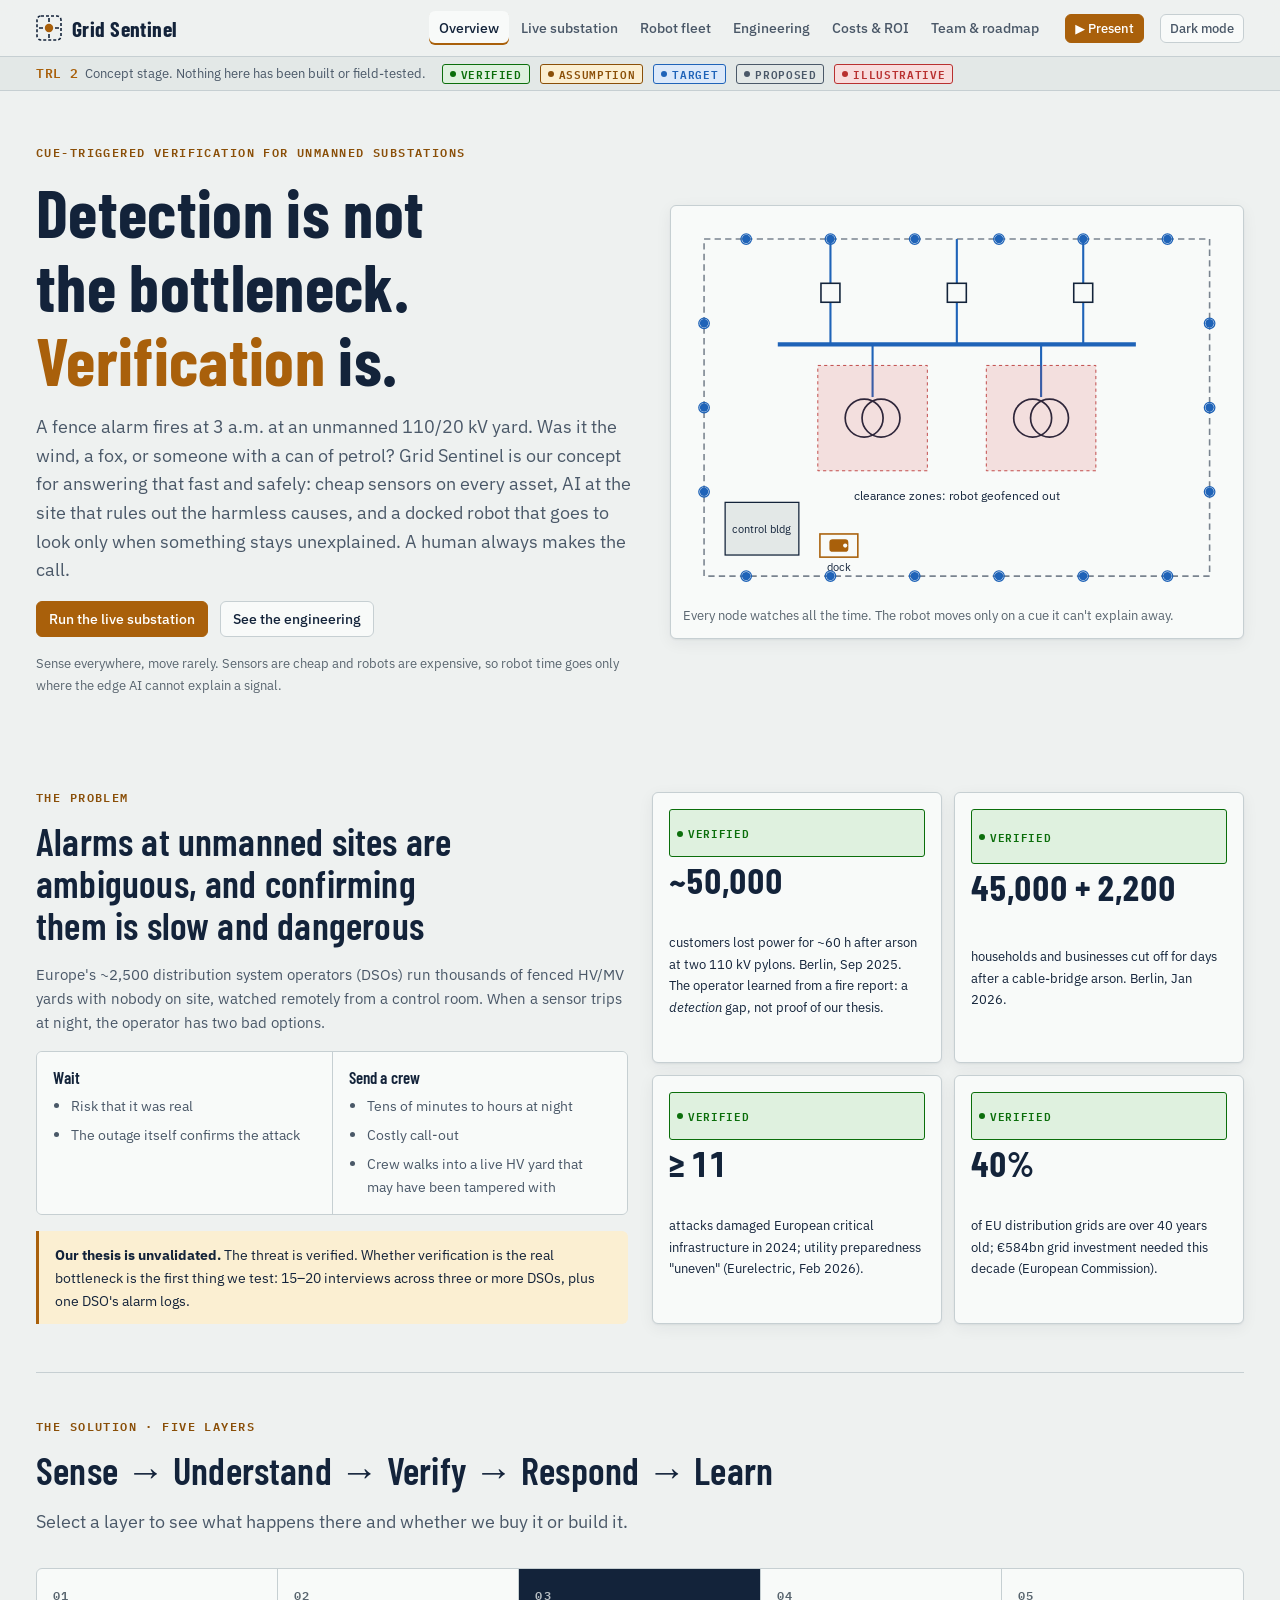
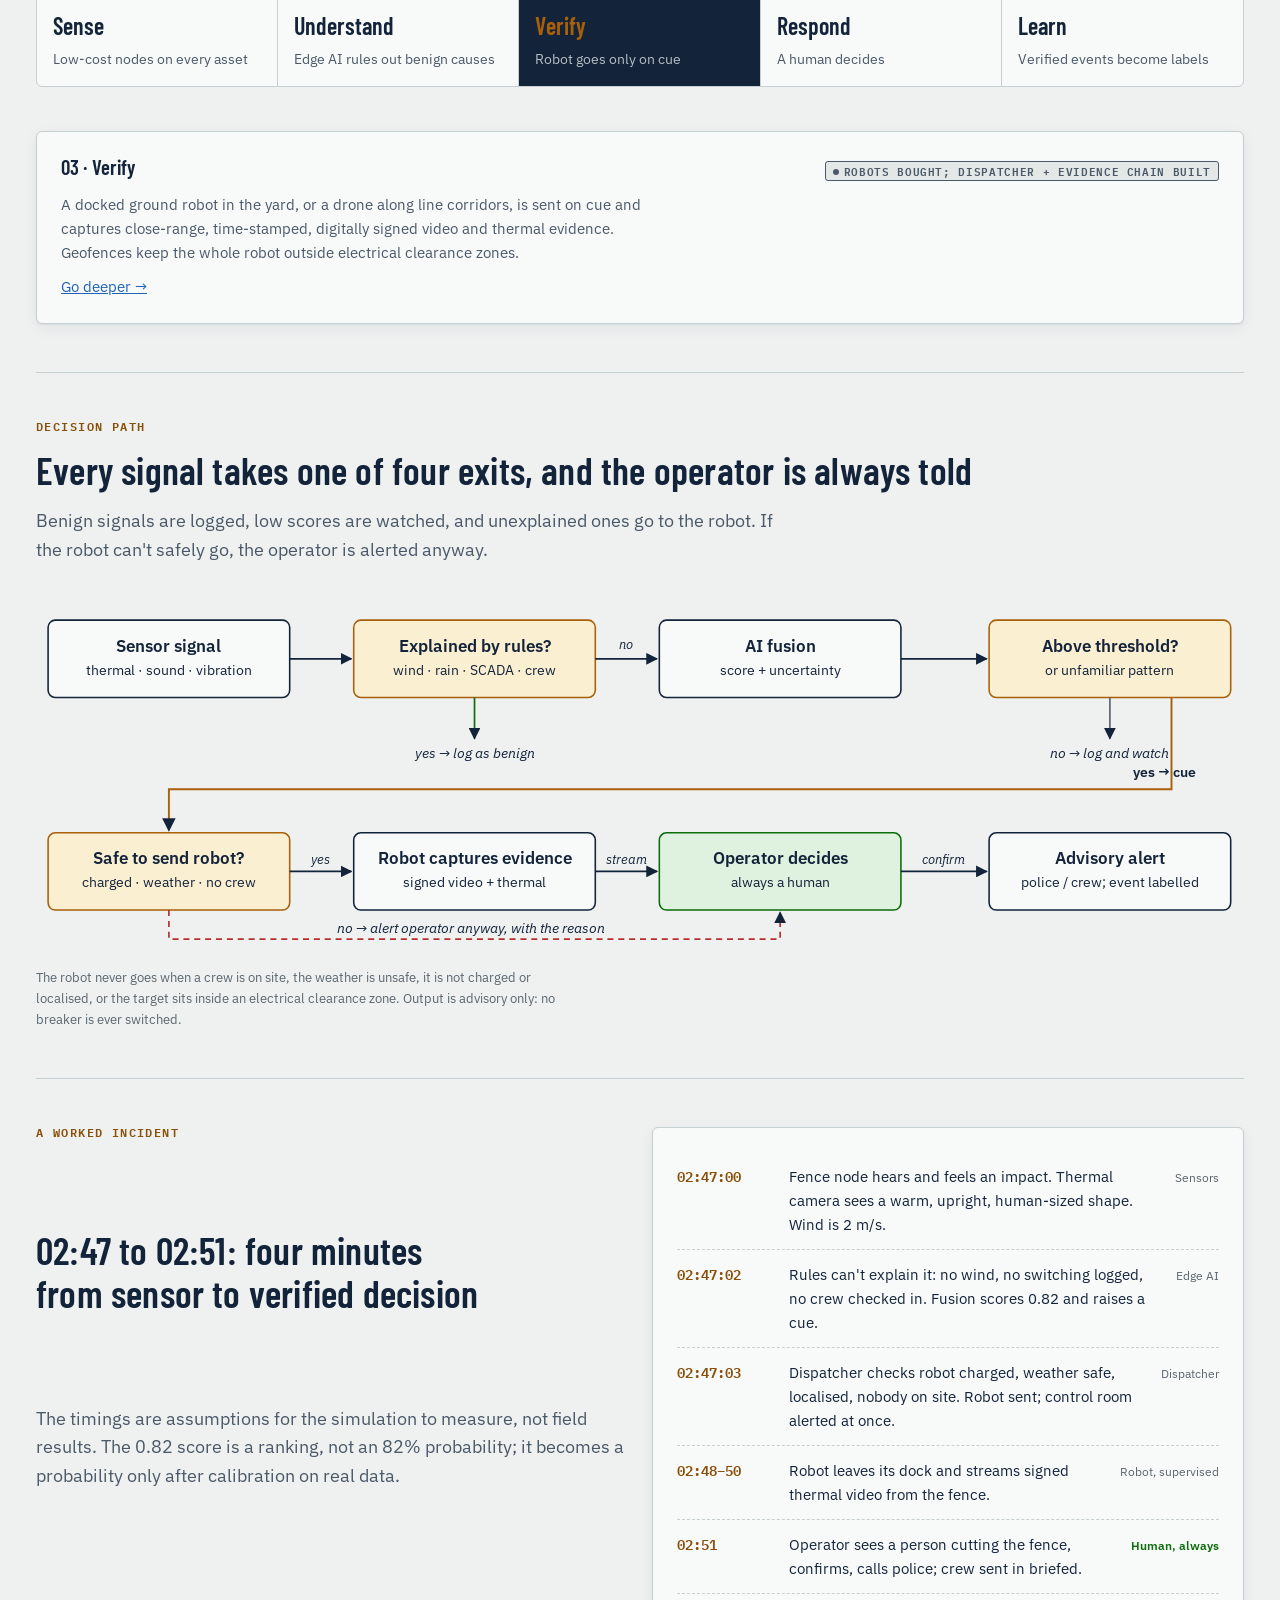
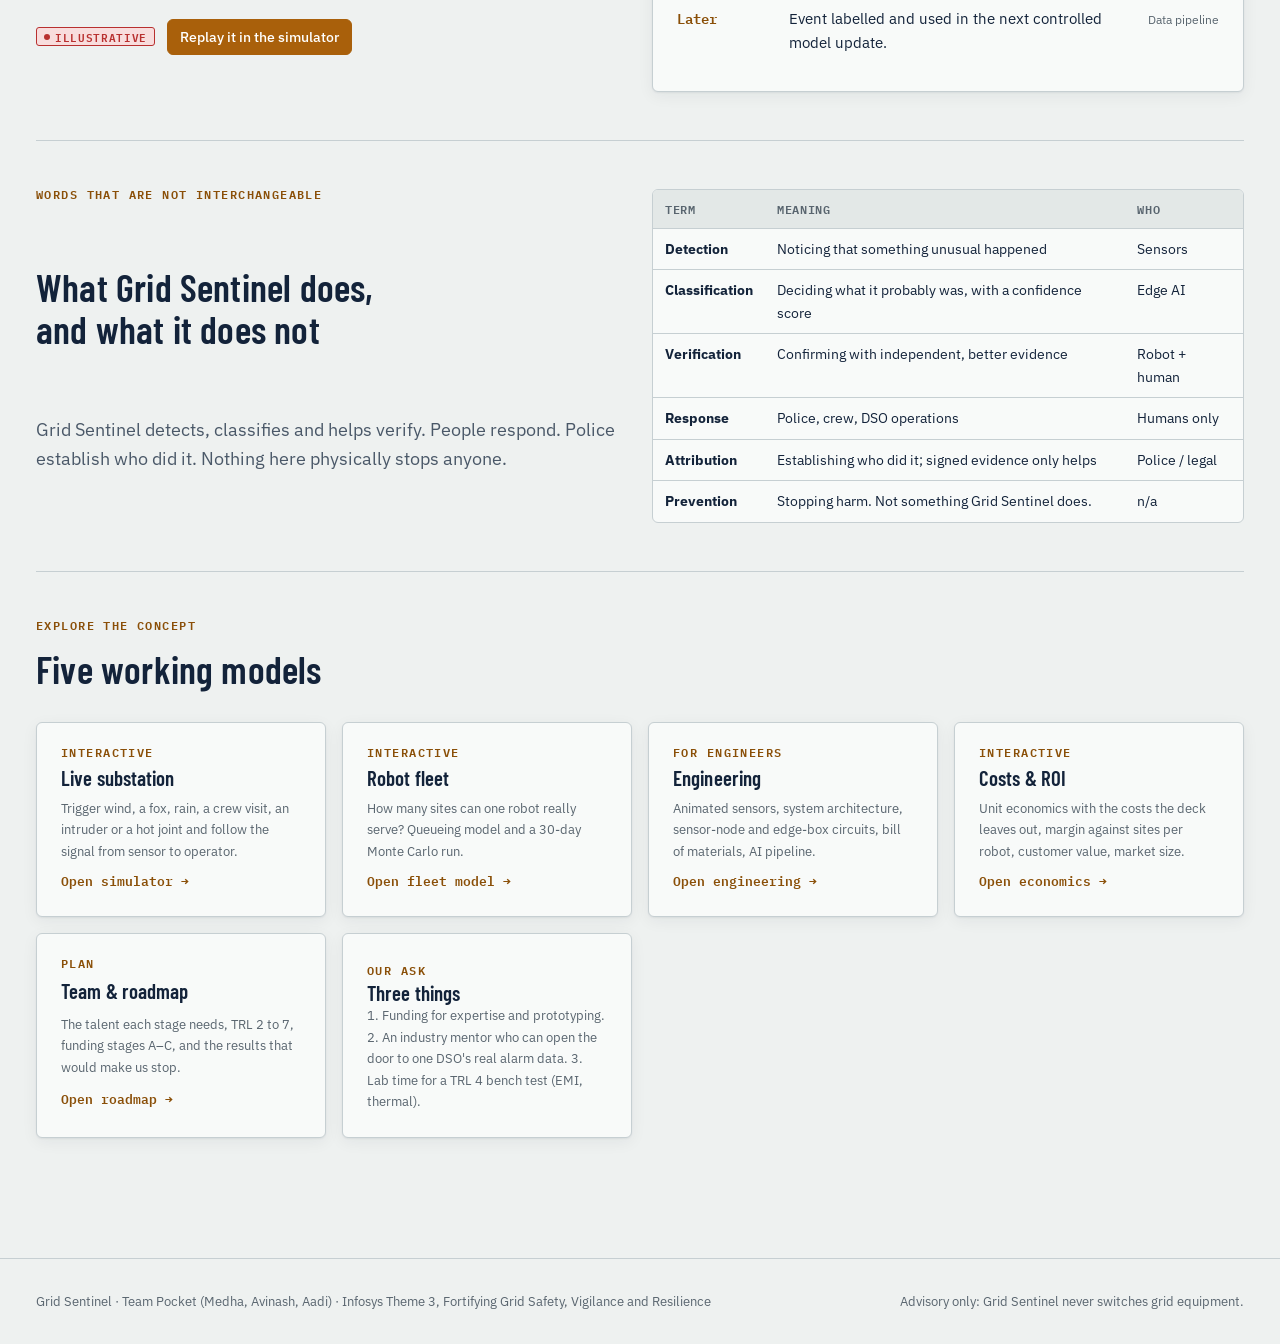
<file: site/index.html>
<!doctype html>
<html lang="en">
<head>
<meta charset="utf-8">
<meta name="viewport" content="width=device-width, initial-scale=1, viewport-fit=cover">
<title>Grid Sentinel</title>
<meta name="claude:viewport-fit-sides" content="cover">
<meta name="description" content="Grid Sentinel: cue-triggered verification for unmanned substations. Sense everywhere, move rarely.">
<link rel="preconnect" href="https://fonts.googleapis.com">
<link rel="preconnect" href="https://fonts.gstatic.com" crossorigin>
<link rel="stylesheet" href="https://fonts.googleapis.com/css2?family=Barlow+Condensed:wght@500;600;700&family=IBM+Plex+Mono:wght@400;500;600&family=IBM+Plex+Sans:wght@400;500;600&display=swap">
<link rel="stylesheet" href="assets/gs.css">
<style>
  .hero { display: grid; grid-template-columns: minmax(0, 1.05fr) minmax(0, 1fr); gap: var(--s-6); align-items: center; padding-block: var(--s-5) var(--s-7); }
  @media (max-width: 860px) { .hero { grid-template-columns: 1fr; } }
  .hero h1 em { font-style: normal; color: var(--accent); }
  .hero .cta { display: flex; gap: var(--s-3); flex-wrap: wrap; }
  .yard-mini { background: var(--panel); border: 1px solid var(--line); border-radius: var(--r); padding: var(--s-3); box-shadow: var(--shadow); }
  .node-pulse { animation: pulse 2.4s ease-out infinite; }
  .ev { display: grid; gap: 6px; }
  .ev .big { font: 700 2.2rem/1 var(--f-display); font-variant-numeric: tabular-nums; }
  .layers { display: grid; grid-template-columns: repeat(5, minmax(0, 1fr)); gap: 0; border: 1px solid var(--line); border-radius: var(--r); overflow: hidden; background: var(--panel); }
  @media (max-width: 900px) { .layers { grid-template-columns: 1fr; } }
  .layer { padding: var(--s-4); border-right: 1px solid var(--line); display: grid; gap: 8px; align-content: start; cursor: pointer; position: relative; }
  .layer:last-child { border-right: 0; }
  @media (max-width: 900px) { .layer { border-right: 0; border-bottom: 1px solid var(--line); } .layer:last-child { border-bottom: 0; } }
  .layer .n { font: 600 .72rem var(--f-mono); color: var(--ink-3); letter-spacing: .1em; }
  .layer h3 { font-size: 1.5rem; }
  .layer.on { background: var(--ink); color: var(--bg); }
  .layer.on .n, .layer.on p { color: color-mix(in srgb, var(--bg) 75%, transparent); }
  .layer.verify h3 { color: var(--accent); }
  .layer p { font-size: .86rem; color: var(--ink-2); }
  .layer-detail { margin-top: var(--s-3); }
  .tl { display: grid; gap: 0; }
  .tl-row { display: grid; grid-template-columns: 96px 1fr auto; gap: var(--s-4); padding: 12px 0; border-bottom: 1px dashed var(--line); align-items: baseline; }
  .tl-row:last-child { border-bottom: 0; }
  .tl-row .t { font: 600 .9rem var(--f-mono); color: var(--accent-ink); }
  .tl-row .who { font-size: .78rem; color: var(--ink-3); text-align: right; }
  .tl-row.human .who { color: var(--ok); font-weight: 600; }
  @media (max-width: 560px) { .tl-row { grid-template-columns: 1fr; gap: 2px; } .tl-row .who { text-align: left; } }
  .explore a.card { text-decoration: none; color: inherit; display: grid; gap: 8px; transition: border-color .15s, transform .15s; }
  .explore a.card:hover { border-color: var(--accent); transform: translateY(-2px); }
  .explore .go { font: 600 .8rem var(--f-mono); color: var(--accent-ink); }
  .vs { display: grid; grid-template-columns: 1fr 1fr; gap: 0; border: 1px solid var(--line); border-radius: var(--r); overflow: hidden; }
  .vs > div { padding: var(--s-4); background: var(--panel); }
  .vs > div + div { border-left: 1px solid var(--line); }
  .vs ul { margin: 8px 0 0; padding-left: 18px; color: var(--ink-2); font-size: .9rem; display: grid; gap: 6px; }
  @media (max-width: 640px) { .vs { grid-template-columns: 1fr; } .vs > div + div { border-left: 0; border-top: 1px solid var(--line); } }
</style>
</head>
<body>
<main class="wrap">

  <!-- HERO -->
  <div class="hero">
    <div class="stack">
      <span class="eyebrow">Cue-triggered verification for unmanned substations</span>
      <h1>Detection is not the bottleneck. <em>Verification</em> is.</h1>
      <p class="lede">A fence alarm fires at 3 a.m. at an unmanned 110/20 kV yard. Was it the wind, a fox, or someone with a can of petrol? Grid Sentinel is our concept for answering that fast and safely: cheap sensors on every asset, AI at the site that rules out the harmless causes, and a docked robot that goes to look only when something stays unexplained. A human always makes the call.</p>
      <div class="cta">
        <a class="btn primary" href="simulation.html">Run the live substation</a>
        <a class="btn" href="engineering.html">See the engineering</a>
      </div>
      <p class="small muted">Sense everywhere, move rarely. Sensors are cheap and robots are expensive, so robot time goes only where the edge AI cannot explain a signal.</p>
    </div>
    <figure class="yard-mini">
      <svg id="heroYard" viewBox="0 0 520 360" role="img" aria-label="Animated substation: sensor nodes on the fence pulse constantly while the robot leaves its dock only when one alarm stays unexplained"></svg>
      <figcaption id="heroCap">Every node watches all the time. The robot moves only on a cue it can't explain away.</figcaption>
    </figure>
  </div>

  <!-- PROBLEM -->
  <section id="problem">
    <div class="grid-2">
      <div class="stack">
        <span class="eyebrow">The problem</span>
        <h2>Alarms at unmanned sites are ambiguous, and confirming them is slow and dangerous</h2>
        <div class="prose">
          <p>Europe's ~2,500 distribution system operators (DSOs) run thousands of fenced HV/MV yards with nobody on site, watched remotely from a control room. When a sensor trips at night, the operator has two bad options.</p>
        </div>
        <div class="vs">
          <div><h4>Wait</h4><ul><li>Risk that it was real</li><li>The outage itself confirms the attack</li></ul></div>
          <div><h4>Send a crew</h4><ul><li>Tens of minutes to hours at night</li><li>Costly call-out</li><li>Crew walks into a live HV yard that may have been tampered with</li></ul></div>
        </div>
        <div class="callout"><b>Our thesis is unvalidated.</b> The threat is verified. Whether verification is the real bottleneck is the first thing we test: 15–20 interviews across three or more DSOs, plus one DSO's alarm logs.</div>
      </div>
      <div class="grid-2" style="grid-template-columns:repeat(auto-fit,minmax(min(100%,220px),1fr));gap:var(--s-3)">
        <div class="panel tight ev"><span class="tag v">Verified</span><span class="big num">~50,000</span><p class="small">customers lost power for ~60 h after arson at two 110 kV pylons. Berlin, Sep 2025. The operator learned from a fire report: a <em>detection</em> gap, not proof of our thesis.</p></div>
        <div class="panel tight ev"><span class="tag v">Verified</span><span class="big num">45,000 + 2,200</span><p class="small">households and businesses cut off for days after a cable-bridge arson. Berlin, Jan 2026.</p></div>
        <div class="panel tight ev"><span class="tag v">Verified</span><span class="big num">≥ 11</span><p class="small">attacks damaged European critical infrastructure in 2024; utility preparedness "uneven" (Eurelectric, Feb 2026).</p></div>
        <div class="panel tight ev"><span class="tag v">Verified</span><span class="big num">40%</span><p class="small">of EU distribution grids are over 40 years old; €584bn grid investment needed this decade (European Commission).</p></div>
      </div>
    </div>
  </section>

  <!-- FIVE LAYERS -->
  <section id="solution">
    <div class="stack-lg">
      <div class="stack">
        <span class="eyebrow">The solution · five layers</span>
        <h2>Sense → Understand → Verify → Respond → Learn</h2>
        <p class="lede">Select a layer to see what happens there and whether we buy it or build it.</p>
      </div>
      <div class="layers" id="layers" role="tablist"></div>
      <div class="panel layer-detail" id="layerDetail" role="tabpanel" aria-live="polite"></div>
    </div>
  </section>

  <!-- WORKFLOW -->
  <section id="workflow">
    <div class="stack-lg">
      <div class="stack">
        <span class="eyebrow">Decision path</span>
        <h2>Every signal takes one of four exits, and the operator is always told</h2>
        <p class="lede">Benign signals are logged, low scores are watched, and unexplained ones go to the robot. If the robot can't safely go, the operator is alerted anyway.</p>
      </div>
      <figure>
        <div class="svg-wrap"><svg viewBox="0 0 1000 300" role="img" aria-label="Workflow: sensor signal, explained by rules, AI fusion, above threshold, safe to send robot, robot captures evidence, operator decides, advisory alert" id="flow"></svg></div>
        <figcaption>The robot never goes when a crew is on site, the weather is unsafe, it is not charged or localised, or the target sits inside an electrical clearance zone. Output is advisory only: no breaker is ever switched.</figcaption>
      </figure>
    </div>
  </section>

  <!-- INCIDENT -->
  <section id="incident">
    <div class="grid-2">
      <div class="stack">
        <span class="eyebrow">A worked incident</span>
        <h2>02:47 to 02:51: four minutes from sensor to verified decision</h2>
        <p class="lede">The timings are assumptions for the simulation to measure, not field results. The 0.82 score is a ranking, not an 82% probability; it becomes a probability only after calibration on real data.</p>
        <div class="row"><span class="tag i">Illustrative</span><a class="btn primary" href="simulation.html#intruder">Replay it in the simulator</a></div>
      </div>
      <div class="panel">
        <div class="tl">
          <div class="tl-row"><span class="t">02:47:00</span><span>Fence node hears and feels an impact. Thermal camera sees a warm, upright, human-sized shape. Wind is 2 m/s.</span><span class="who">Sensors</span></div>
          <div class="tl-row"><span class="t">02:47:02</span><span>Rules can't explain it: no wind, no switching logged, no crew checked in. Fusion scores 0.82 and raises a cue.</span><span class="who">Edge AI</span></div>
          <div class="tl-row"><span class="t">02:47:03</span><span>Dispatcher checks robot charged, weather safe, localised, nobody on site. Robot sent; control room alerted at once.</span><span class="who">Dispatcher</span></div>
          <div class="tl-row"><span class="t">02:48–50</span><span>Robot leaves its dock and streams signed thermal video from the fence.</span><span class="who">Robot, supervised</span></div>
          <div class="tl-row human"><span class="t">02:51</span><span>Operator sees a person cutting the fence, confirms, calls police; crew sent in briefed.</span><span class="who">Human, always</span></div>
          <div class="tl-row"><span class="t">Later</span><span>Event labelled and used in the next controlled model update.</span><span class="who">Data pipeline</span></div>
        </div>
      </div>
    </div>
  </section>

  <!-- TERMS -->
  <section id="terms">
    <div class="grid-2">
      <div class="stack">
        <span class="eyebrow">Words that are not interchangeable</span>
        <h2>What Grid Sentinel does, and what it does not</h2>
        <p class="lede">Grid Sentinel detects, classifies and helps verify. People respond. Police establish who did it. Nothing here physically stops anyone.</p>
      </div>
      <div class="tbl-wrap">
        <table>
          <thead><tr><th>Term</th><th>Meaning</th><th>Who</th></tr></thead>
          <tbody>
            <tr><td><b>Detection</b></td><td>Noticing that something unusual happened</td><td>Sensors</td></tr>
            <tr><td><b>Classification</b></td><td>Deciding what it probably was, with a confidence score</td><td>Edge AI</td></tr>
            <tr><td><b>Verification</b></td><td>Confirming with independent, better evidence</td><td>Robot + human</td></tr>
            <tr><td><b>Response</b></td><td>Police, crew, DSO operations</td><td>Humans only</td></tr>
            <tr><td><b>Attribution</b></td><td>Establishing who did it; signed evidence only helps</td><td>Police / legal</td></tr>
            <tr><td><b>Prevention</b></td><td>Stopping harm. Not something Grid Sentinel does.</td><td>n/a</td></tr>
          </tbody>
        </table>
      </div>
    </div>
  </section>

  <!-- EXPLORE -->
  <section id="explore" class="explore">
    <div class="stack-lg">
      <div class="stack"><span class="eyebrow">Explore the concept</span><h2>Five working models</h2></div>
      <div class="grid-3">
        <a class="panel card" href="simulation.html"><span class="eyebrow">Interactive</span><h3>Live substation</h3><p class="small muted">Trigger wind, a fox, rain, a crew visit, an intruder or a hot joint and follow the signal from sensor to operator.</p><span class="go">Open simulator →</span></a>
        <a class="panel card" href="fleet.html"><span class="eyebrow">Interactive</span><h3>Robot fleet</h3><p class="small muted">How many sites can one robot really serve? Queueing model and a 30-day Monte Carlo run.</p><span class="go">Open fleet model →</span></a>
        <a class="panel card" href="engineering.html"><span class="eyebrow">For engineers</span><h3>Engineering</h3><p class="small muted">Animated sensors, system architecture, sensor-node and edge-box circuits, bill of materials, AI pipeline.</p><span class="go">Open engineering →</span></a>
        <a class="panel card" href="economics.html"><span class="eyebrow">Interactive</span><h3>Costs &amp; ROI</h3><p class="small muted">Unit economics with the costs the deck leaves out, margin against sites per robot, customer value, market size.</p><span class="go">Open economics →</span></a>
        <a class="panel card" href="team.html"><span class="eyebrow">Plan</span><h3>Team &amp; roadmap</h3><p class="small muted">The talent each stage needs, TRL 2 to 7, funding stages A–C, and the results that would make us stop.</p><span class="go">Open roadmap →</span></a>
        <div class="panel card"><span class="eyebrow">Our ask</span><h3>Three things</h3><p class="small muted">1. Funding for expertise and prototyping. 2. An industry mentor who can open the door to one DSO's real alarm data. 3. Lab time for a TRL 4 bench test (EMI, thermal).</p></div>
      </div>
    </div>
  </section>
</main>

<script src="assets/gs.js"></script>
<script>
/* ---------- hero animation ---------- */
(function () {
  const { el } = GS;
  const svg = document.getElementById("heroYard");
  const cap = document.getElementById("heroCap");
  // fence
  el("rect", { x: 20, y: 20, width: 480, height: 320, fill: "none", stroke: "currentColor", "stroke-width": 1.5, "stroke-dasharray": "6 4", opacity: .55 }, svg);
  // busbar + bays
  el("line", { x1: 90, y1: 120, x2: 430, y2: 120, stroke: "var(--live)", "stroke-width": 4 }, svg);
  [140, 260, 380].forEach(x => {
    el("line", { x1: x, y1: 20, x2: x, y2: 120, stroke: "var(--live)", "stroke-width": 2 }, svg);
    el("rect", { x: x - 9, y: 62, width: 18, height: 18, fill: "var(--panel)", stroke: "currentColor", "stroke-width": 1.5 }, svg);
  });
  [180, 340].forEach(x => {
    el("line", { x1: x, y1: 120, x2: x, y2: 170, stroke: "var(--live)", "stroke-width": 2 }, svg);
    el("circle", { cx: x - 8, cy: 190, r: 18, fill: "none", stroke: "currentColor", "stroke-width": 1.6 }, svg);
    el("circle", { cx: x + 8, cy: 190, r: 18, fill: "none", stroke: "currentColor", "stroke-width": 1.6 }, svg);
    el("rect", { x: x - 52, y: 140, width: 104, height: 100, fill: "var(--hatch)", stroke: "var(--crit)", "stroke-width": .8, "stroke-dasharray": "3 3" }, svg);
  });
  const t1 = el("text", { x: 260, y: 268, "text-anchor": "middle", "font-size": 11, fill: "var(--crit)" }, svg); t1.textContent = "clearance zones: robot geofenced out";
  // control building + dock
  el("rect", { x: 40, y: 270, width: 70, height: 50, fill: "var(--panel-2)", stroke: "currentColor", "stroke-width": 1.2 }, svg);
  const cb = el("text", { x: 75, y: 299, "text-anchor": "middle", "font-size": 10, fill: "var(--ink-2)" }, svg); cb.textContent = "control bldg";
  el("rect", { x: 130, y: 300, width: 36, height: 22, fill: "none", stroke: "var(--accent)", "stroke-width": 1.5 }, svg);
  const dk = el("text", { x: 148, y: 335, "text-anchor": "middle", "font-size": 10, fill: "var(--accent-ink)" }, svg); dk.textContent = "dock";
  // nodes on fence
  const nodes = [];
  for (let i = 0; i < 6; i++) nodes.push([60 + i * 80, 20]);
  for (let i = 1; i < 4; i++) nodes.push([500, 20 + i * 80]);
  for (let i = 0; i < 6; i++) nodes.push([460 - i * 80 + 0, 340]);
  for (let i = 1; i < 4; i++) nodes.push([20, 340 - i * 80]);
  const pulses = nodes.map(([x, y], i) => {
    const p = el("circle", { cx: x, cy: y, r: 5, fill: "none", stroke: "var(--live)", "stroke-width": 1.2, class: "node-pulse", style: `animation-delay:${(i * .37) % 2.4}s` }, svg);
    el("circle", { cx: x, cy: y, r: 4, fill: "var(--live)" }, svg);
    return p;
  });
  // robot
  const robot = el("g", {}, svg);
  el("rect", { x: -9, y: -6, width: 18, height: 12, rx: 3, fill: "var(--accent)" }, robot);
  el("circle", { cx: 6, cy: 0, r: 2, fill: "var(--panel)" }, robot);
  const alarm = el("circle", { cx: 0, cy: 0, r: 10, fill: "none", stroke: "var(--crit)", "stroke-width": 2, opacity: 0 }, svg);
  const dock = [148, 311];
  // waypoints on the roadway (outside hatched zones)
  const road = { left: 85, right: 440, top: 290 };
  const target = [420, 340]; // fence node on south side
  const path = [dock, [148, 290], [430, 290], [430, 325]];
  let phase = "idle", t = 0, seg = 0, pos = dock.slice(), lastSwitch = performance.now();
  const reduce = matchMedia("(prefers-reduced-motion: reduce)").matches;
  robot.setAttribute("transform", `translate(${dock[0]},${dock[1]})`);
  function setCap(s) { cap.textContent = s; }
  function frame(now) {
    const dt = now - lastSwitch;
    if (phase === "idle" && dt > 3500) { phase = "cue"; lastSwitch = now; alarm.setAttribute("cx", target[0]); alarm.setAttribute("cy", target[1]); alarm.setAttribute("opacity", 1); setCap("02:47 Fence node, south side: impact + warm upright shape. Rules can't explain it, so a cue is raised."); }
    else if (phase === "cue" && dt > 1500) { phase = "go"; lastSwitch = now; seg = 0; setCap("Dispatcher checks pass: charged, weather OK, no crew. Robot leaves the dock; operator already alerted."); }
    else if (phase === "go") {
      const a = path[seg], b = path[seg + 1];
      const L = Math.hypot(b[0] - a[0], b[1] - a[1]);
      const k = Math.min(1, (dt / 1000) * 120 / L);
      pos = [a[0] + (b[0] - a[0]) * k, a[1] + (b[1] - a[1]) * k];
      if (k >= 1) { seg++; lastSwitch = now; if (seg >= path.length - 1) { phase = "look"; setCap("Robot streams signed thermal video from outside the clearance zone. The operator decides."); } }
    } else if (phase === "look" && dt > 2600) { phase = "back"; lastSwitch = now; seg = path.length - 1; alarm.setAttribute("opacity", 0); setCap("Operator confirms, calls police, sends a briefed crew. Robot returns to its dock."); }
    else if (phase === "back") {
      const a = path[seg], b = path[seg - 1];
      const L = Math.hypot(b[0] - a[0], b[1] - a[1]);
      const k = Math.min(1, (dt / 1000) * 120 / L);
      pos = [a[0] + (b[0] - a[0]) * k, a[1] + (b[1] - a[1]) * k];
      if (k >= 1) { seg--; lastSwitch = now; if (seg <= 0) { phase = "idle"; pos = dock.slice(); setCap("Every node watches all the time. The robot moves only on a cue it can't explain away."); } }
    }
    robot.setAttribute("transform", `translate(${pos[0]},${pos[1]})`);
    if (phase === "cue" || phase === "go" || phase === "look") alarm.setAttribute("r", 8 + 4 * Math.abs(Math.sin(now / 250)));
    requestAnimationFrame(frame);
  }
  if (!reduce) requestAnimationFrame(frame);
})();

/* ---------- layers ---------- */
(function () {
  const L = [
    { k: "sense", n: "01", h: "Sense", s: "Low-cost nodes on every asset", body: "Persistent nodes: thermal and optical cameras, acoustic and vibration (MEMS) sensors, partial-discharge sensors later, plus a weather station for context. The weather station is the cheapest big win: most nuisance alarms are weather.", bb: ["Bought", "p"], eng: "engineering.html#sensors" },
    { k: "understand", n: "02", h: "Understand", s: "Edge AI rules out benign causes", body: "An edge computer at the site (NVIDIA Jetson-class) fuses the signals in four layers: rules for clearly explainable events, proven detectors for people, animals and vehicles, site-specific anomaly detection, and escalation of whatever remains unexplained. We learn what is normal, because real attacks are too rare to learn from.", bb: ["Built: fusion + context classifier", "p"], eng: "engineering.html#ai" },
    { k: "verify", n: "03", h: "Verify", s: "Robot goes only on cue", body: "A docked ground robot in the yard, or a drone along line corridors, is sent on cue and captures close-range, time-stamped, digitally signed video and thermal evidence. Geofences keep the whole robot outside electrical clearance zones.", bb: ["Robots bought; dispatcher + evidence chain built", "p"], eng: "fleet.html" },
    { k: "respond", n: "04", h: "Respond", s: "A human decides", body: "The operator reviews the evidence and decides. The system sends an advisory alert to the DSO's security system first and to SCADA only through an approved one-way interface (IEC 61850, IEC 60870-5-104 or Modbus). It never opens or closes a breaker.", bb: ["Built: advisory gateway", "p"], eng: "engineering.html#architecture" },
    { k: "learn", n: "05", h: "Learn", s: "Verified events become labels", body: "Confirmed events become labelled data. Models are retrained periodically under controlled, customer-approved procedures, and tested on sites and seasons the model has never seen.", bb: ["Built", "p"], eng: "engineering.html#ai" },
  ];
  const wrap = document.getElementById("layers"), det = document.getElementById("layerDetail");
  function show(i) {
    [...wrap.children].forEach((c, j) => { c.classList.toggle("on", i === j); c.setAttribute("aria-selected", i === j); });
    const l = L[i];
    det.innerHTML = `<div class="panel-h"><h3>${l.n} · ${l.h}</h3><span class="tag ${l.bb[1]}">${l.bb[0]}</span></div><p style="max-width:var(--measure);color:var(--ink-2)">${l.body}</p><p style="margin-top:10px"><a href="${l.eng}">Go deeper →</a></p>`;
  }
  L.forEach((l, i) => {
    const d = document.createElement("div");
    d.className = "layer" + (l.k === "verify" ? " verify" : "");
    d.setAttribute("role", "tab"); d.tabIndex = 0;
    d.innerHTML = `<span class="n">${l.n}</span><h3>${l.h}</h3><p>${l.s}</p>`;
    d.addEventListener("click", () => show(i));
    d.addEventListener("keydown", e => { if (e.key === "Enter" || e.key === " ") { e.preventDefault(); show(i); } });
    wrap.append(d);
  });
  show(2);
})();

/* ---------- workflow diagram ---------- */
(function () {
  const { el } = GS;
  const svg = document.getElementById("flow");
  const defs = el("defs", {}, svg);
  const mk = el("marker", { id: "ar", viewBox: "0 0 10 10", refX: 9, refY: 5, markerWidth: 7, markerHeight: 7, orient: "auto-start-reverse" }, defs);
  el("path", { d: "M0,0 L10,5 L0,10 z", fill: "currentColor" }, mk);
  const W = 200, H = 64;
  const box = (x, y, t, s, kind) => {
    const g = el("g", {}, svg);
    el("rect", { x, y, width: W, height: H, rx: 6, fill: kind === "dec" ? "var(--warn-bg)" : kind === "human" ? "var(--ok-bg)" : "var(--panel)", stroke: kind === "dec" ? "var(--accent)" : kind === "human" ? "var(--ok)" : "currentColor", "stroke-width": 1.3 }, g);
    const a = el("text", { x: x + W / 2, y: y + 26, "text-anchor": "middle", "font-size": 14, "font-weight": 600 }, g); a.textContent = t;
    const b = el("text", { x: x + W / 2, y: y + 45, "text-anchor": "middle", "font-size": 11.5, fill: "var(--ink-2)" }, g); b.textContent = s;
  };
  const arrow = (x1, y1, x2, y2, label, color, lx, ly) => {
    el("path", { d: `M${x1},${y1} L${x2},${y2}`, stroke: color || "currentColor", "stroke-width": 1.4, fill: "none", "marker-end": "url(#ar)", style: color ? `color:${color}` : "" }, svg);
    if (label) { const t = el("text", { x: lx ?? (x1 + x2) / 2, y: ly ?? (y1 + y2) / 2 - 6, "text-anchor": "middle", "font-size": 11, fill: color || "var(--ink-2)", "font-style": "italic" }, svg); t.textContent = label; }
  };
  const xs = [10, 263, 516, 789];
  box(xs[0], 20, "Sensor signal", "thermal · sound · vibration", "");
  box(xs[1], 20, "Explained by rules?", "wind · rain · SCADA · crew", "dec");
  box(xs[2], 20, "AI fusion", "score + uncertainty", "");
  box(xs[3], 20, "Above threshold?", "or unfamiliar pattern", "dec");
  box(xs[0], 196, "Safe to send robot?", "charged · weather · no crew", "dec");
  box(xs[1], 196, "Robot captures evidence", "signed video + thermal", "");
  box(xs[2], 196, "Operator decides", "always a human", "human");
  box(xs[3], 196, "Advisory alert", "police / crew; event labelled", "");
  arrow(210, 52, 261, 52, "", "", 0, 0);
  arrow(463, 52, 514, 52, "no", "", 488, 44);
  arrow(716, 52, 787, 52, "", "", 0, 0);
  arrow(363, 84, 363, 118, "", "var(--ok)");
  const e1 = el("text", { x: 363, y: 134, "text-anchor": "middle", "font-size": 11.5, fill: "var(--ok)", "font-style": "italic" }, svg); e1.textContent = "yes → log as benign";
  arrow(889, 84, 889, 118, "", "var(--ink-3)");
  const e2 = el("text", { x: 889, y: 134, "text-anchor": "middle", "font-size": 11.5, fill: "var(--ink-3)", "font-style": "italic" }, svg); e2.textContent = "no → log and watch";
  el("path", { d: "M940,84 L940,160 L110,160 L110,194", stroke: "var(--accent)", "stroke-width": 1.6, fill: "none", "marker-end": "url(#ar)", style: "color:var(--accent)" }, svg);
  const e3 = el("text", { x: 960, y: 150, "text-anchor": "end", "font-size": 11.5, fill: "var(--accent-ink)", "font-weight": 600 }, svg); e3.textContent = "yes → cue";
  arrow(210, 228, 261, 228, "yes");
  arrow(463, 228, 514, 228, "stream");
  arrow(716, 228, 787, 228, "confirm");
  el("path", { d: "M110,260 L110,284 L616,284 L616,262", stroke: "var(--crit)", "stroke-width": 1.4, fill: "none", "marker-end": "url(#ar)", style: "color:var(--crit)", "stroke-dasharray": "5 4" }, svg);
  const e4 = el("text", { x: 360, y: 279, "text-anchor": "middle", "font-size": 11.5, fill: "var(--crit)", "font-style": "italic" }, svg); e4.textContent = "no → alert operator anyway, with the reason";
})();
</script>
</body>
</html>
</file>
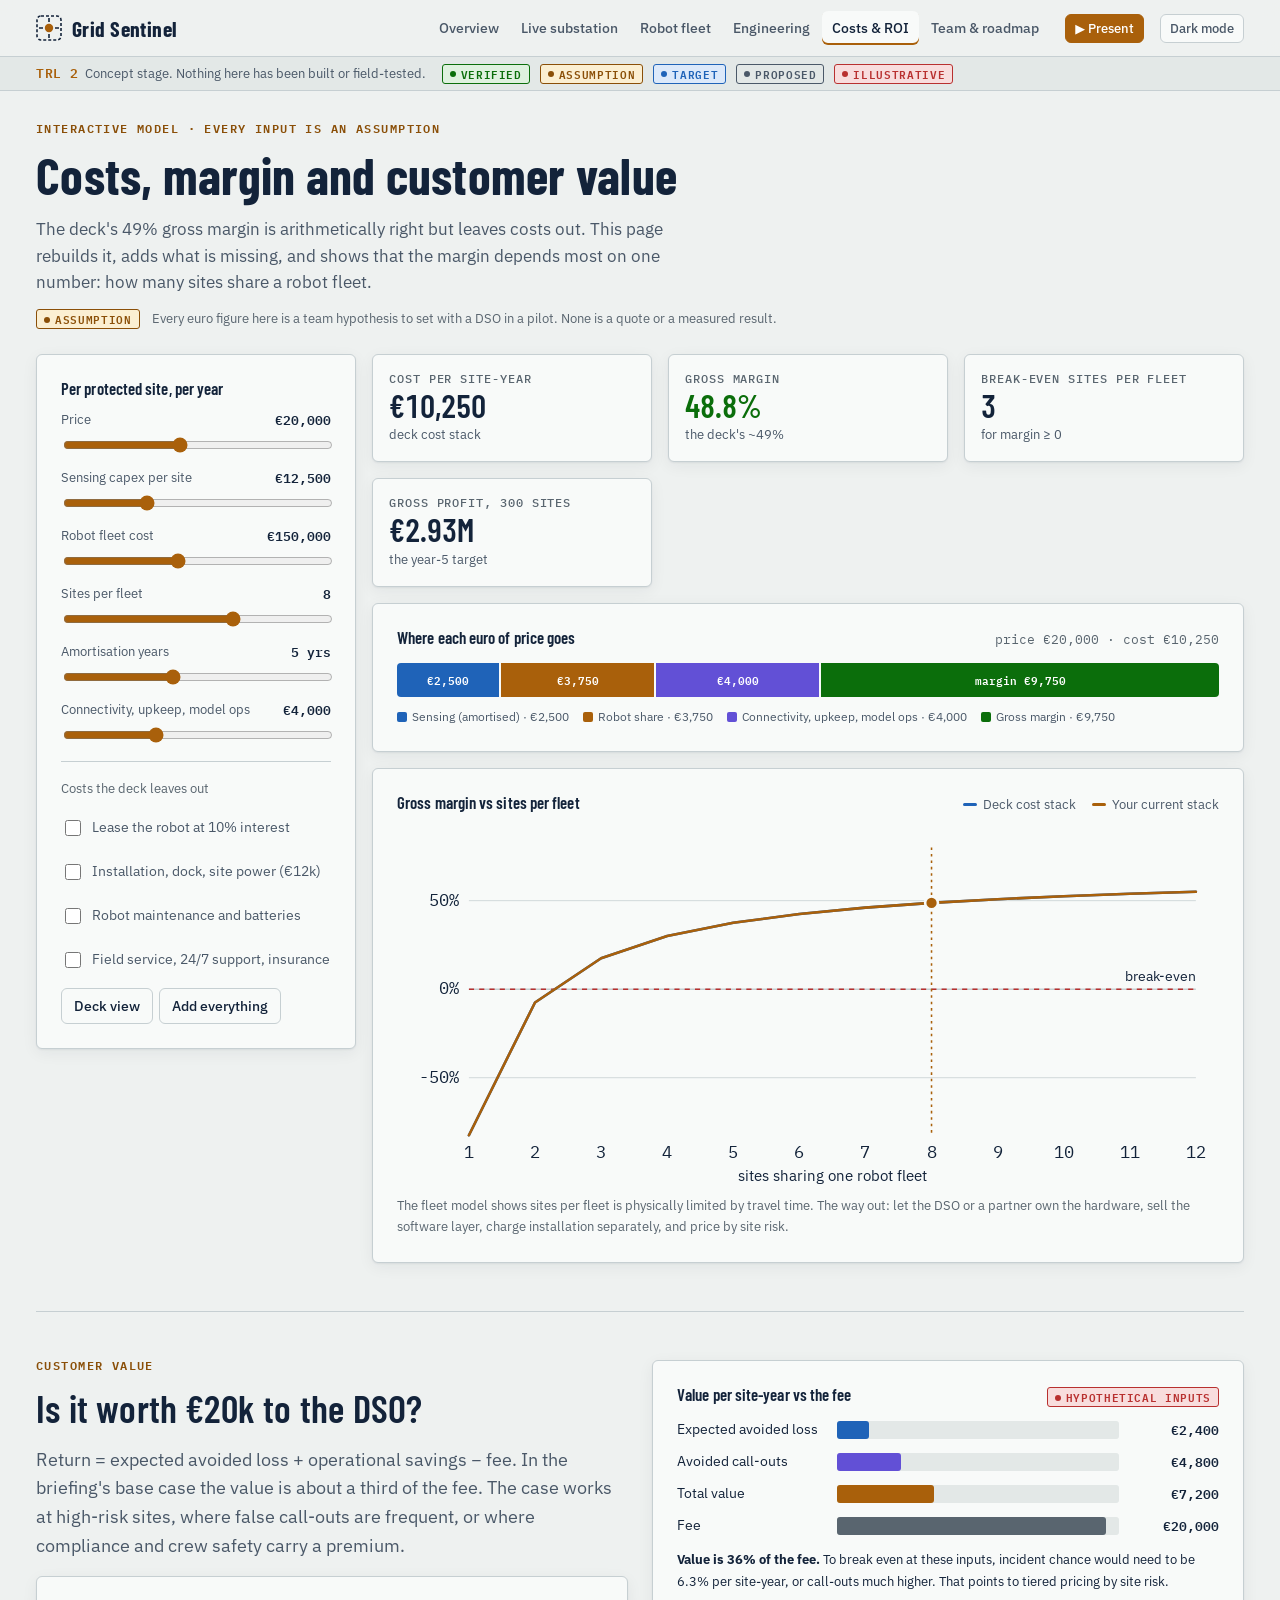
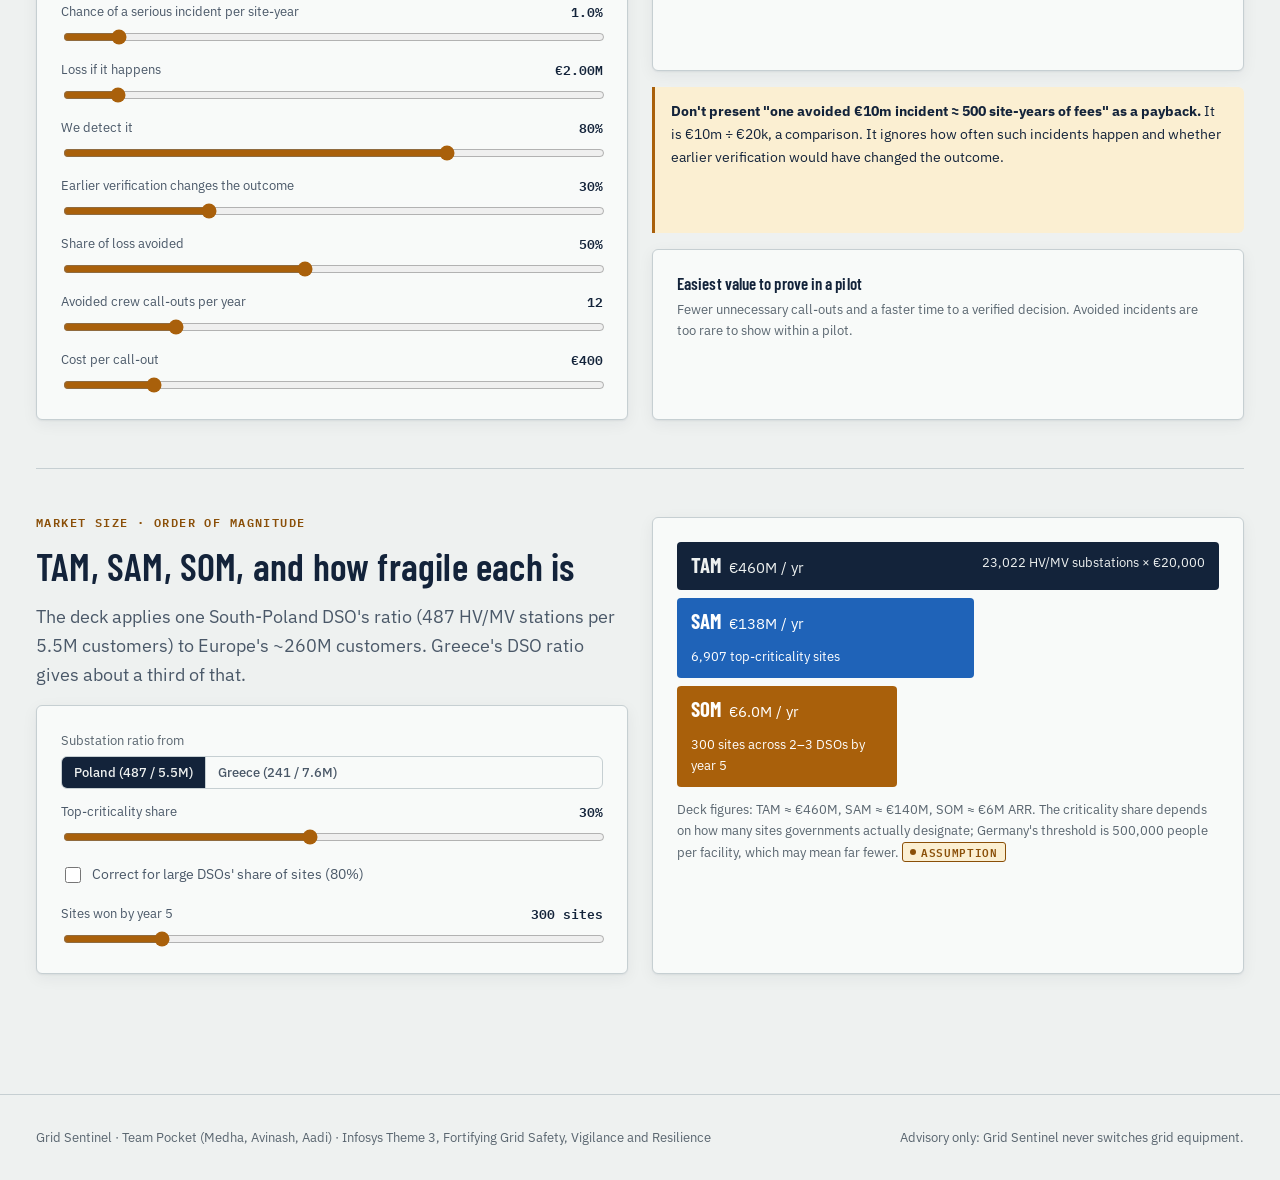
<file: site/economics.html>
<!doctype html>
<html lang="en">
<head>
<meta charset="utf-8">
<meta name="viewport" content="width=device-width, initial-scale=1, viewport-fit=cover">
<title>Grid Sentinel · Costs and ROI</title>
<meta name="claude:viewport-fit-sides" content="cover">
<link rel="preconnect" href="https://fonts.googleapis.com">
<link rel="preconnect" href="https://fonts.gstatic.com" crossorigin>
<link rel="stylesheet" href="https://fonts.googleapis.com/css2?family=Barlow+Condensed:wght@500;600;700&family=IBM+Plex+Mono:wght@400;500;600&family=IBM+Plex+Sans:wght@400;500;600&display=swap">
<link rel="stylesheet" href="assets/gs.css">
<style>
  .lay { display: grid; grid-template-columns: 320px minmax(0, 1fr); gap: var(--s-4); align-items: start; }
  @media (max-width: 900px) { .lay { grid-template-columns: 1fr; } }
  .ctrl { display: grid; gap: 12px; }
  .stackbar { display: flex; height: 34px; border-radius: 4px; overflow: hidden; gap: 2px; background: var(--panel); }
  .stackbar div { min-width: 0; display: flex; align-items: center; justify-content: center; font: 600 .7rem var(--f-mono); color: #fff; white-space: nowrap; overflow: hidden; transition: flex-basis .3s; }
  .stack-legend { display: flex; flex-wrap: wrap; gap: 6px 14px; font-size: .78rem; color: var(--ink-2); }
  .stack-legend i { display: inline-block; width: 10px; height: 10px; border-radius: 2px; margin-right: 5px; vertical-align: -1px; }
  .chart-legend { display: flex; gap: 16px; font-size: .8rem; color: var(--ink-2); flex-wrap: wrap; }
  .chart-legend i { display: inline-block; width: 14px; height: 3px; margin-right: 6px; vertical-align: 3px; border-radius: 2px; }
  .vbar { display: grid; gap: 10px; }
  .vbar .r { display: grid; grid-template-columns: 150px 1fr 90px; gap: 10px; align-items: center; font-size: .85rem; }
  @media (max-width: 520px) { .vbar .r { grid-template-columns: 100px 1fr 70px; } }
  .vbar .track { height: 18px; background: var(--panel-2); border-radius: 3px; position: relative; }
  .vbar .track i { position: absolute; inset: 0 auto 0 0; border-radius: 3px; transition: width .3s; }
  .vbar .v { font: 600 .82rem var(--f-mono); text-align: right; font-variant-numeric: tabular-nums; }
  .funnel { display: grid; gap: 8px; }
  .funnel .lvl { border-radius: 4px; padding: 10px 14px; color: #fff; display: flex; justify-content: space-between; gap: 10px; flex-wrap: wrap; transition: width .3s; min-width: 220px; max-width: 100%; }
  .funnel .lvl b { font: 700 1.3rem var(--f-display); }
</style>
</head>
<body>
<main class="wrap">
  <div class="page-h">
    <span class="eyebrow">Interactive model · every input is an assumption</span>
    <h1 style="font-size:clamp(2rem,4.6vw,3.2rem)">Costs, margin and customer value</h1>
    <p>The deck's 49% gross margin is arithmetically right but leaves costs out. This page rebuilds it, adds what is missing, and shows that the margin depends most on one number: how many sites share a robot fleet.</p>
    <div class="row"><span class="tag a">Assumption</span><span class="small muted">Every euro figure here is a team hypothesis to set with a DSO in a pilot. None is a quote or a measured result.</span></div>
  </div>

  <section style="padding-top:0">
    <div class="lay">
      <div class="panel ctrl">
        <h4>Per protected site, per year</h4>
        <div class="field"><label for="price">Price <output id="priceO"></output></label><input id="price" type="range" min="5000" max="40000" step="500" value="20000"></div>
        <div class="field"><label for="sens">Sensing capex per site <output id="sensO"></output></label><input id="sens" type="range" min="5000" max="30000" step="500" value="12500"></div>
        <div class="field"><label for="fleet">Robot fleet cost <output id="fleetO"></output></label><input id="fleet" type="range" min="40000" max="300000" step="5000" value="150000"></div>
        <div class="field"><label for="spf">Sites per fleet <output id="spfO"></output></label><input id="spf" type="range" min="1" max="12" value="8"></div>
        <div class="field"><label for="yrs">Amortisation years <output id="yrsO"></output></label><input id="yrs" type="range" min="3" max="8" value="5"></div>
        <div class="field"><label for="ops">Connectivity, upkeep, model ops <output id="opsO"></output></label><input id="ops" type="range" min="1000" max="10000" step="250" value="4000"></div>
        <hr style="margin:4px 0">
        <span class="small muted">Costs the deck leaves out</span>
        <label class="check"><input type="checkbox" id="lease"> Lease the robot at 10% interest</label>
        <label class="check"><input type="checkbox" id="inst"> Installation, dock, site power (€12k)</label>
        <label class="check"><input type="checkbox" id="maint"> Robot maintenance and batteries</label>
        <label class="check"><input type="checkbox" id="svc"> Field service, 24/7 support, insurance</label>
        <div class="row" style="gap:6px"><button class="btn" type="button" id="deckBtn">Deck view</button><button class="btn" type="button" id="fullBtn">Add everything</button></div>
      </div>

      <div class="stack">
        <div class="grid-4">
          <div class="panel tight stat"><span class="k">Cost per site-year</span><span class="v num" id="kCost">—</span><span class="d" id="kCostD"></span></div>
          <div class="panel tight stat"><span class="k">Gross margin</span><span class="v num" id="kMargin">—</span><span class="d" id="kMarginD"></span></div>
          <div class="panel tight stat"><span class="k">Break-even sites per fleet</span><span class="v num" id="kBE">—</span><span class="d">for margin ≥ 0</span></div>
          <div class="panel tight stat"><span class="k">Gross profit, 300 sites</span><span class="v num" id="kSOM">—</span><span class="d">the year-5 target</span></div>
        </div>
        <div class="panel">
          <div class="panel-h"><h4>Where each euro of price goes</h4><span class="small muted mono" id="sbTotal"></span></div>
          <div class="stackbar" id="sb" role="img" aria-label="Cost stack compared with price"></div>
          <div class="stack-legend" id="sbl" style="margin-top:10px"></div>
        </div>
        <div class="panel">
          <div class="panel-h"><h4>Gross margin vs sites per fleet</h4>
            <div class="chart-legend"><span><i style="background:var(--live)"></i>Deck cost stack</span><span><i style="background:var(--accent)"></i>Your current stack</span></div></div>
          <svg id="mChart" role="img" aria-label="Gross margin rises with sites per fleet; with all costs included it stays lower" style="width:100%;height:auto;display:block"></svg>
          <p class="small muted" style="margin-top:8px">The fleet model shows sites per fleet is physically limited by travel time. The way out: let the DSO or a partner own the hardware, sell the software layer, charge installation separately, and price by site risk.</p>
        </div>
      </div>
    </div>
  </section>

  <section>
    <div class="grid-2">
      <div class="stack">
        <span class="eyebrow">Customer value</span>
        <h2>Is it worth €20k to the DSO?</h2>
        <p class="lede">Return = expected avoided loss + operational savings − fee. In the briefing's base case the value is about a third of the fee. The case works at high-risk sites, where false call-outs are frequent, or where compliance and crew safety carry a premium.</p>
        <div class="panel ctrl">
          <div class="field"><label for="pi">Chance of a serious incident per site-year <output id="piO"></output></label><input id="pi" type="range" min="0.1" max="10" step="0.1" value="1"></div>
          <div class="field"><label for="loss">Loss if it happens <output id="lossO"></output></label><input id="loss" type="range" min="250000" max="20000000" step="250000" value="2000000"></div>
          <div class="field"><label for="pd">We detect it <output id="pdO"></output></label><input id="pd" type="range" min="0.3" max="1" step="0.05" value="0.8"></div>
          <div class="field"><label for="pc">Earlier verification changes the outcome <output id="pcO"></output></label><input id="pc" type="range" min="0.05" max="1" step="0.05" value="0.3"></div>
          <div class="field"><label for="sa">Share of loss avoided <output id="saO"></output></label><input id="sa" type="range" min="0.1" max="1" step="0.05" value="0.5"></div>
          <div class="field"><label for="co">Avoided crew call-outs per year <output id="coO"></output></label><input id="co" type="range" min="0" max="60" value="12"></div>
          <div class="field"><label for="cc">Cost per call-out <output id="ccO"></output></label><input id="cc" type="range" min="100" max="2000" step="50" value="400"></div>
        </div>
      </div>
      <div class="stack">
        <div class="panel">
          <div class="panel-h"><h4>Value per site-year vs the fee</h4><span class="tag i">Hypothetical inputs</span></div>
          <div class="vbar" id="roi"></div>
          <p class="small" id="roiNote" style="margin-top:12px"></p>
        </div>
        <div class="callout"><b>Don't present "one avoided €10m incident ≈ 500 site-years of fees" as a payback.</b> It is €10m ÷ €20k, a comparison. It ignores how often such incidents happen and whether earlier verification would have changed the outcome.</div>
        <div class="panel">
          <h4>Easiest value to prove in a pilot</h4>
          <p class="small muted" style="margin-top:6px">Fewer unnecessary call-outs and a faster time to a verified decision. Avoided incidents are too rare to show within a pilot.</p>
        </div>
      </div>
    </div>
  </section>

  <section>
    <div class="grid-2">
      <div class="stack">
        <span class="eyebrow">Market size · order of magnitude</span>
        <h2>TAM, SAM, SOM, and how fragile each is</h2>
        <p class="lede">The deck applies one South-Poland DSO's ratio (487 HV/MV stations per 5.5M customers) to Europe's ~260M customers. Greece's DSO ratio gives about a third of that.</p>
        <div class="panel ctrl">
          <div class="field"><span class="small muted">Substation ratio from</span>
            <div class="seg" id="ratio"><button type="button" data-r="pl" aria-pressed="true">Poland (487 / 5.5M)</button><button type="button" data-r="gr" aria-pressed="false">Greece (241 / 7.6M)</button></div></div>
          <div class="field"><label for="crit">Top-criticality share <output id="critO"></output></label><input id="crit" type="range" min="5" max="60" value="30"></div>
          <label class="check"><input type="checkbox" id="large"> Correct for large DSOs' share of sites (80%)</label>
          <div class="field"><label for="som">Sites won by year 5 <output id="somO"></output></label><input id="som" type="range" min="50" max="1500" step="50" value="300"></div>
        </div>
      </div>
      <div class="panel">
        <div class="funnel" id="funnel"></div>
        <p class="small muted" id="mkNote" style="margin-top:12px"></p>
      </div>
    </div>
  </section>
</main>

<script src="assets/gs.js"></script>
<script>
(function () {
  const $ = id => document.getElementById(id), { eur, pct } = GS;
  const v = id => +$(id).value, on = id => $(id).checked;
  const annuity = (P, r, n) => P * r / (1 - Math.pow(1 + r, -n));

  function stack(o) {
    const n = o.spf, y = o.yrs;
    const items = [
      ["Sensing (amortised)", o.sens / y, "var(--live)"],
      [o.lease ? "Robot share (lease 10%)" : "Robot share", o.lease ? annuity(o.fleet, .1, y) / n : o.fleet / n / y, "var(--accent)"],
      ["Connectivity, upkeep, model ops", o.ops, "#6250d6"],
    ];
    if (o.inst) items.push(["Install, dock, site power", 12000 / y, "#1baf7a"]);
    if (o.maint) items.push(["Robot maintenance, batteries", 15000 / n, "#e87ba4"]);
    if (o.svc) items.push(["Field service, support, insurance", 4769, "#e34948"]);
    return items;
  }
  const opts = () => ({ price: v("price"), sens: v("sens"), fleet: v("fleet"), spf: v("spf"), yrs: v("yrs"), ops: v("ops"), lease: on("lease"), inst: on("inst"), maint: on("maint"), svc: on("svc") });
  const deckOpts = o => ({ ...o, lease: false, inst: false, maint: false, svc: false });
  const total = it => it.reduce((a, c) => a + c[1], 0);

  function render() {
    const o = opts();
    $("priceO").textContent = eur(o.price); $("sensO").textContent = eur(o.sens); $("fleetO").textContent = eur(o.fleet);
    $("spfO").textContent = o.spf; $("yrsO").textContent = o.yrs + " yrs"; $("opsO").textContent = eur(o.ops);
    const it = stack(o), c = total(it), m = (o.price - c) / o.price;
    $("kCost").textContent = eur(c); $("kCostD").textContent = it.length > 3 ? "with added costs" : "deck cost stack";
    $("kMargin").textContent = pct(m); $("kMargin").className = "v num " + (m < 0 ? "bad" : m < .3 ? "mid" : "good");
    $("kMarginD").textContent = it.length === 3 && o.spf === 8 && o.price === 20000 ? "the deck's ~49%" : "at your inputs";
    let be = "—"; for (let n = 1; n <= 30; n++) { if (o.price - total(stack({ ...o, spf: n })) >= 0) { be = n; break; } } $("kBE").textContent = be === "—" ? "> 30" : be;
    $("kSOM").textContent = eur((o.price - c) * 300 / 1e6, 2) + "M";
    // stack bar
    const scale = Math.max(o.price, c);
    $("sb").innerHTML = it.map(([k, val, col]) => `<div style="flex-basis:${val / scale * 100}%;background:${col}" title="${k}: ${eur(val)}">${val / scale > (innerWidth < 700 ? .2 : .1) ? eur(val) : ""}</div>`).join("") +
      (o.price > c ? `<div style="flex-basis:${(o.price - c) / scale * 100}%;background:var(--ok)">${(o.price - c) / scale > (innerWidth < 700 ? .3 : .16) ? "margin " + eur(o.price - c) : ""}</div>` : "");
    $("sbl").innerHTML = it.map(([k, val, col]) => `<span><i style="background:${col}"></i>${k} · ${eur(val)}</span>`).join("") + (o.price > c ? `<span><i style="background:var(--ok)"></i>Gross margin · ${eur(o.price - c)}</span>` : `<span style="color:var(--crit)">Costs exceed price by ${eur(c - o.price)}</span>`);
    $("sbTotal").textContent = `price ${eur(o.price)} · cost ${eur(c)}`;
    // chart
    const xs = Array.from({ length: 12 }, (_, i) => i + 1);
    const deck = xs.map(n => (o.price - total(stack({ ...deckOpts(o), spf: n }))) / o.price * 100);
    const cur = xs.map(n => (o.price - total(stack({ ...o, spf: n }))) / o.price * 100);
    GS.lineChart($("mChart"), { xs, series: [{ name: "Deck stack", color: "var(--live)", values: deck }, { name: "Current stack", color: "var(--accent)", values: cur }],
      yMin: Math.max(-100, Math.min(-20, ...deck, ...cur)), yMax: 80, xLabel: "sites sharing one robot fleet", xUnit: " sites per fleet", yFmt: (t, tip) => (tip ? t.toFixed(1) : t) + "%", refY: { value: 0, label: "break-even" }, markX: o.spf, height: 280 });
    roi();
  }
  $("deckBtn").addEventListener("click", () => { ["lease", "inst", "maint", "svc"].forEach(id => $(id).checked = false); render(); });
  $("fullBtn").addEventListener("click", () => { ["lease", "inst", "maint", "svc"].forEach(id => $(id).checked = true); render(); });
  document.querySelectorAll("input").forEach(i => i.addEventListener("input", render));

  function roi() {
    const pi = v("pi") / 100, L = v("loss"), pd = v("pd"), pc = v("pc"), sa = v("sa"), co = v("co"), cc = v("cc"), fee = v("price");
    $("piO").textContent = v("pi").toFixed(1) + "%"; $("lossO").textContent = eur(L / 1e6, 2) + "M"; $("pdO").textContent = Math.round(pd * 100) + "%";
    $("pcO").textContent = Math.round(pc * 100) + "%"; $("saO").textContent = Math.round(sa * 100) + "%"; $("coO").textContent = co; $("ccO").textContent = eur(cc);
    const avoided = pi * L * pd * pc * sa, ops = co * cc, tot = avoided + ops, mx = Math.max(fee, tot) * 1.05;
    const rows = [["Expected avoided loss", avoided, "var(--live)"], ["Avoided call-outs", ops, "#6250d6"], ["Total value", tot, tot >= fee ? "var(--ok)" : "var(--accent)"], ["Fee", fee, "var(--ink-3)"]];
    $("roi").innerHTML = rows.map(([k, val, col]) => `<div class="r"><span>${k}</span><span class="track"><i style="width:${val / mx * 100}%;background:${col}"></i></span><span class="v">${eur(val)}</span></div>`).join("");
    const beP = (fee - ops) / (L * pd * pc * sa);
    $("roiNote").innerHTML = tot >= fee
      ? `<b style="color:var(--ok)">Value exceeds the fee</b> by ${eur(tot - fee)} per site-year (${(tot / fee).toFixed(1)}×).`
      : `<b>Value is ${Math.round(tot / fee * 100)}% of the fee.</b> To break even at these inputs, incident chance would need to be ${beP > 1 ? "over 100%: not reachable" : (beP * 100).toFixed(1) + "% per site-year"}, or call-outs much higher. That points to tiered pricing by site risk.`;
  }

  /* market */
  let ratio = "pl";
  $("ratio").addEventListener("click", e => { const b = e.target.closest("button"); if (!b) return; ratio = b.dataset.r; [...$("ratio").children].forEach(x => x.setAttribute("aria-pressed", x === b)); market(); });
  function market() {
    const price = v("price"), subs = ratio === "pl" ? 487 / 5.5 * 260 : 241 / 7.6 * 260, crit = v("crit") / 100, large = on("large") ? .8 : 1, som = v("som");
    $("critO").textContent = Math.round(crit * 100) + "%"; $("somO").textContent = som + " sites";
    const tam = subs * price, samSites = subs * crit * large, sam = samSites * price, somV = som * price;
    const L = [["TAM", `${Math.round(subs).toLocaleString("en-GB")} HV/MV substations × ${eur(price)}`, tam, "var(--ink)"], ["SAM", `${Math.round(samSites).toLocaleString("en-GB")} top-criticality sites`, sam, "var(--live)"], ["SOM", `${som} sites across 2–3 DSOs by year 5`, somV, "var(--accent)"]];
    $("funnel").innerHTML = L.map(([k, d, val, col]) => `<div class="lvl" style="width:${Math.max(30, Math.sqrt(val / tam) * 100)}%;background:${col};color:${col === "var(--ink)" ? "var(--bg)" : "var(--on-accent)"}"><span><b>${k}</b> &nbsp;${eur(val / 1e6, val < 1e7 ? 1 : 0)}M / yr</span><span class="small">${d}</span></div>`).join("");
    $("mkNote").innerHTML = `Deck figures: TAM ≈ €460M, SAM ≈ €140M, SOM ≈ €6M ARR. The criticality share depends on how many sites governments actually designate; Germany's threshold is 500,000 people per facility, which may mean far fewer. <span class="tag a">Assumption</span>`;
  }
  ["crit", "som", "large", "price"].forEach(id => $(id).addEventListener("input", market));
  render(); market();
  document.addEventListener("gs:theme", render);
})();
</script>
</body>
</html>
</file>
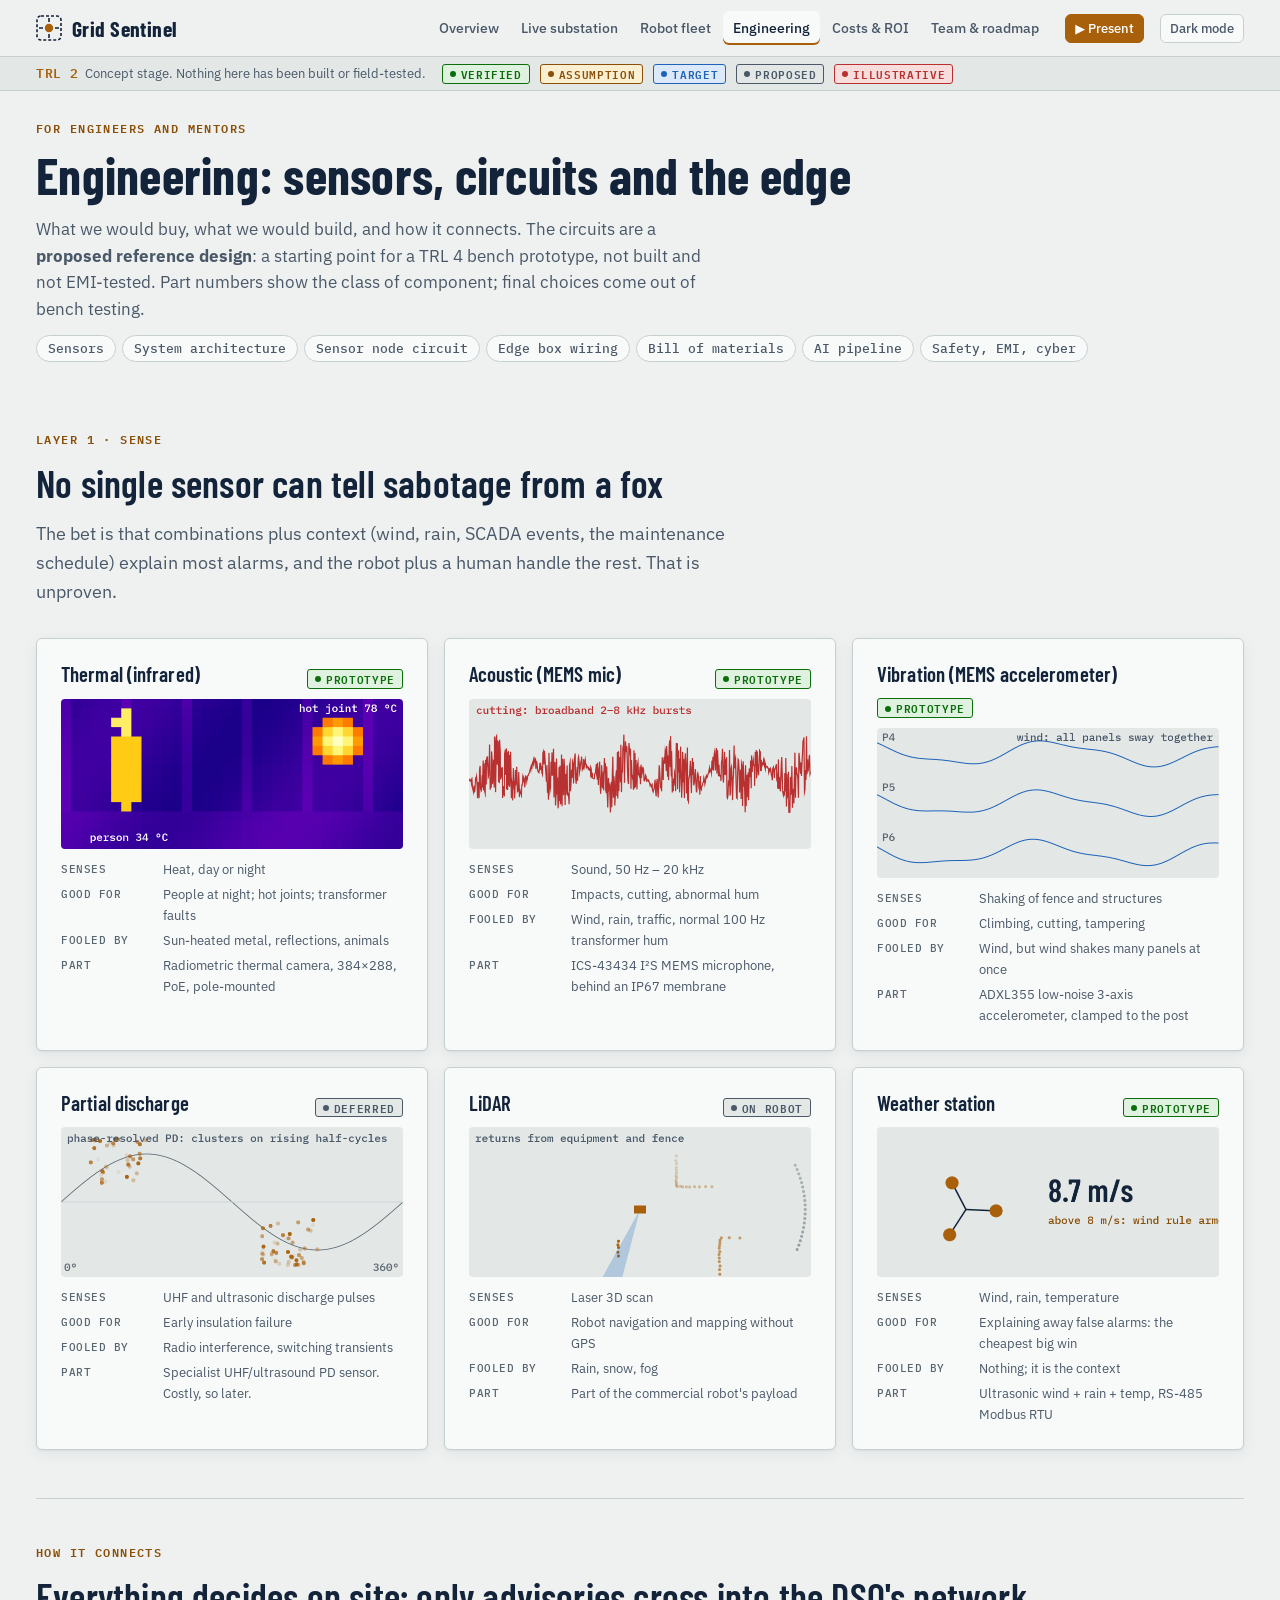
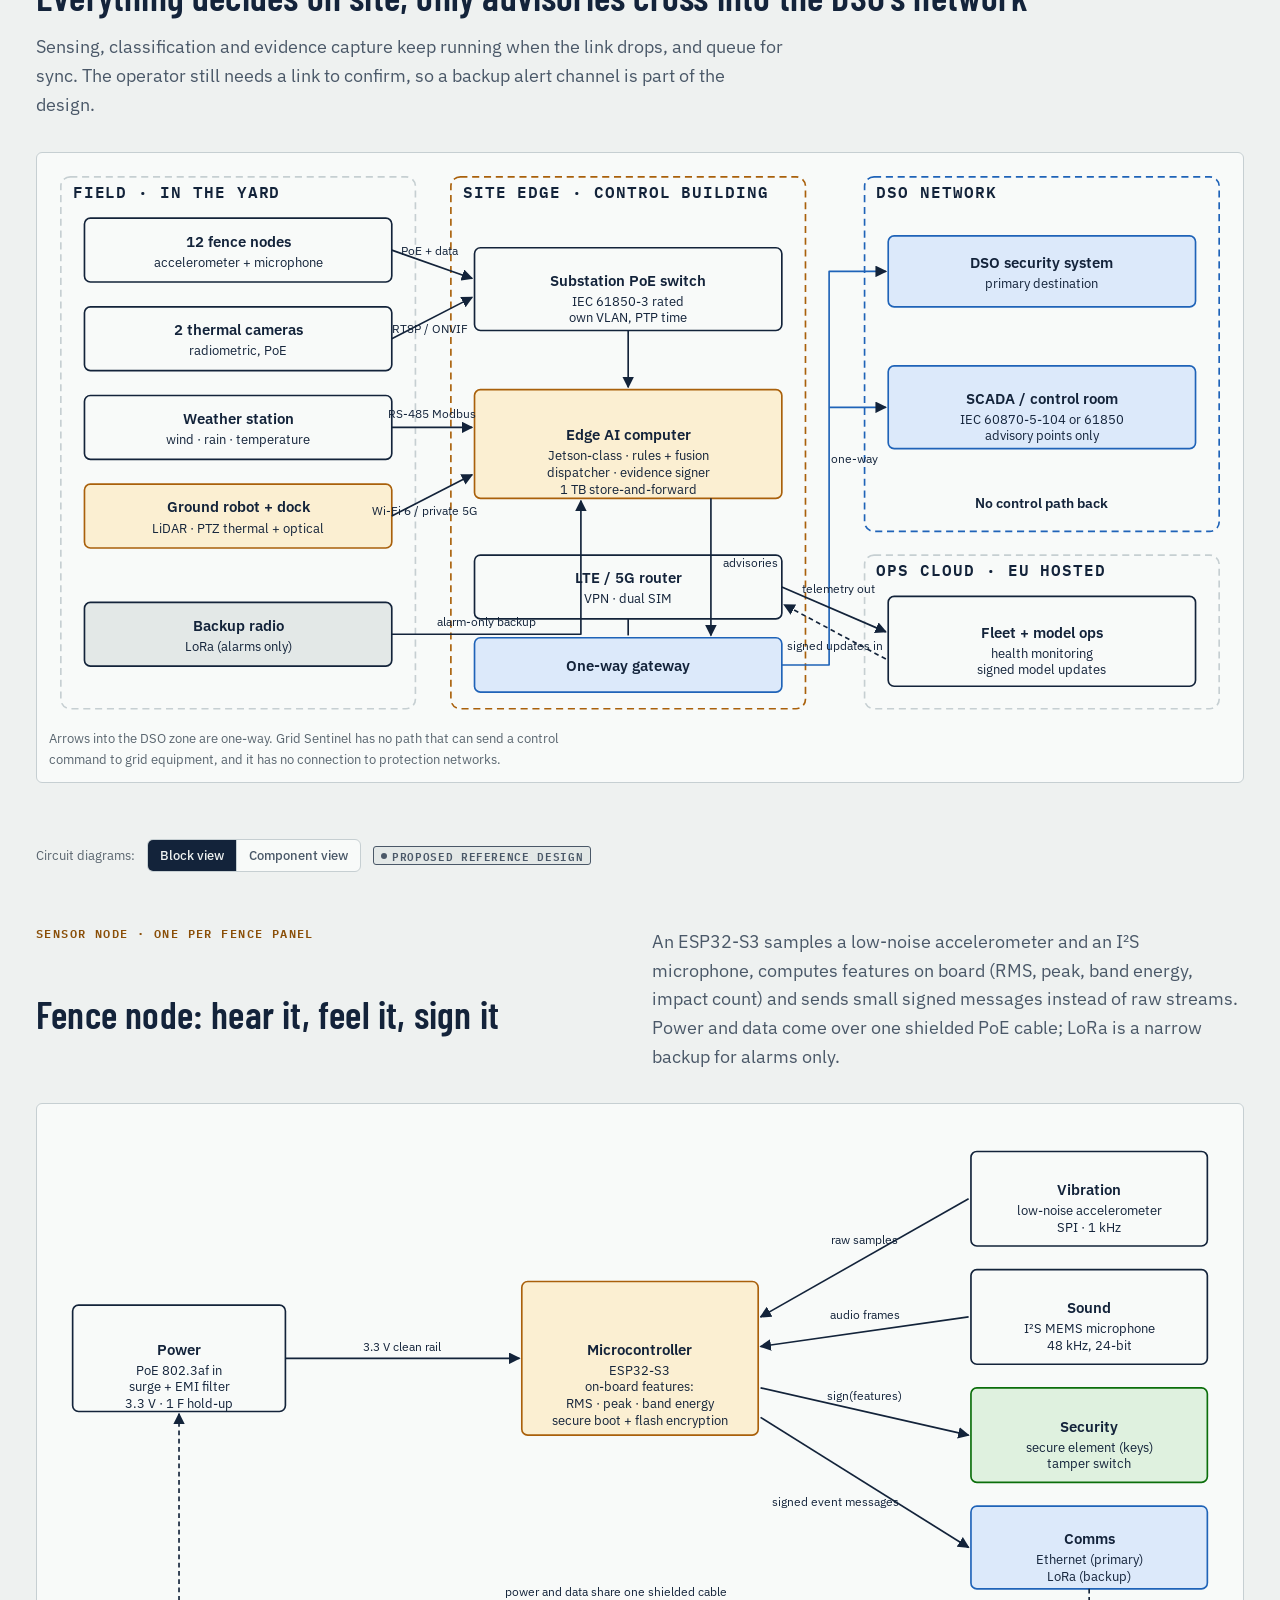
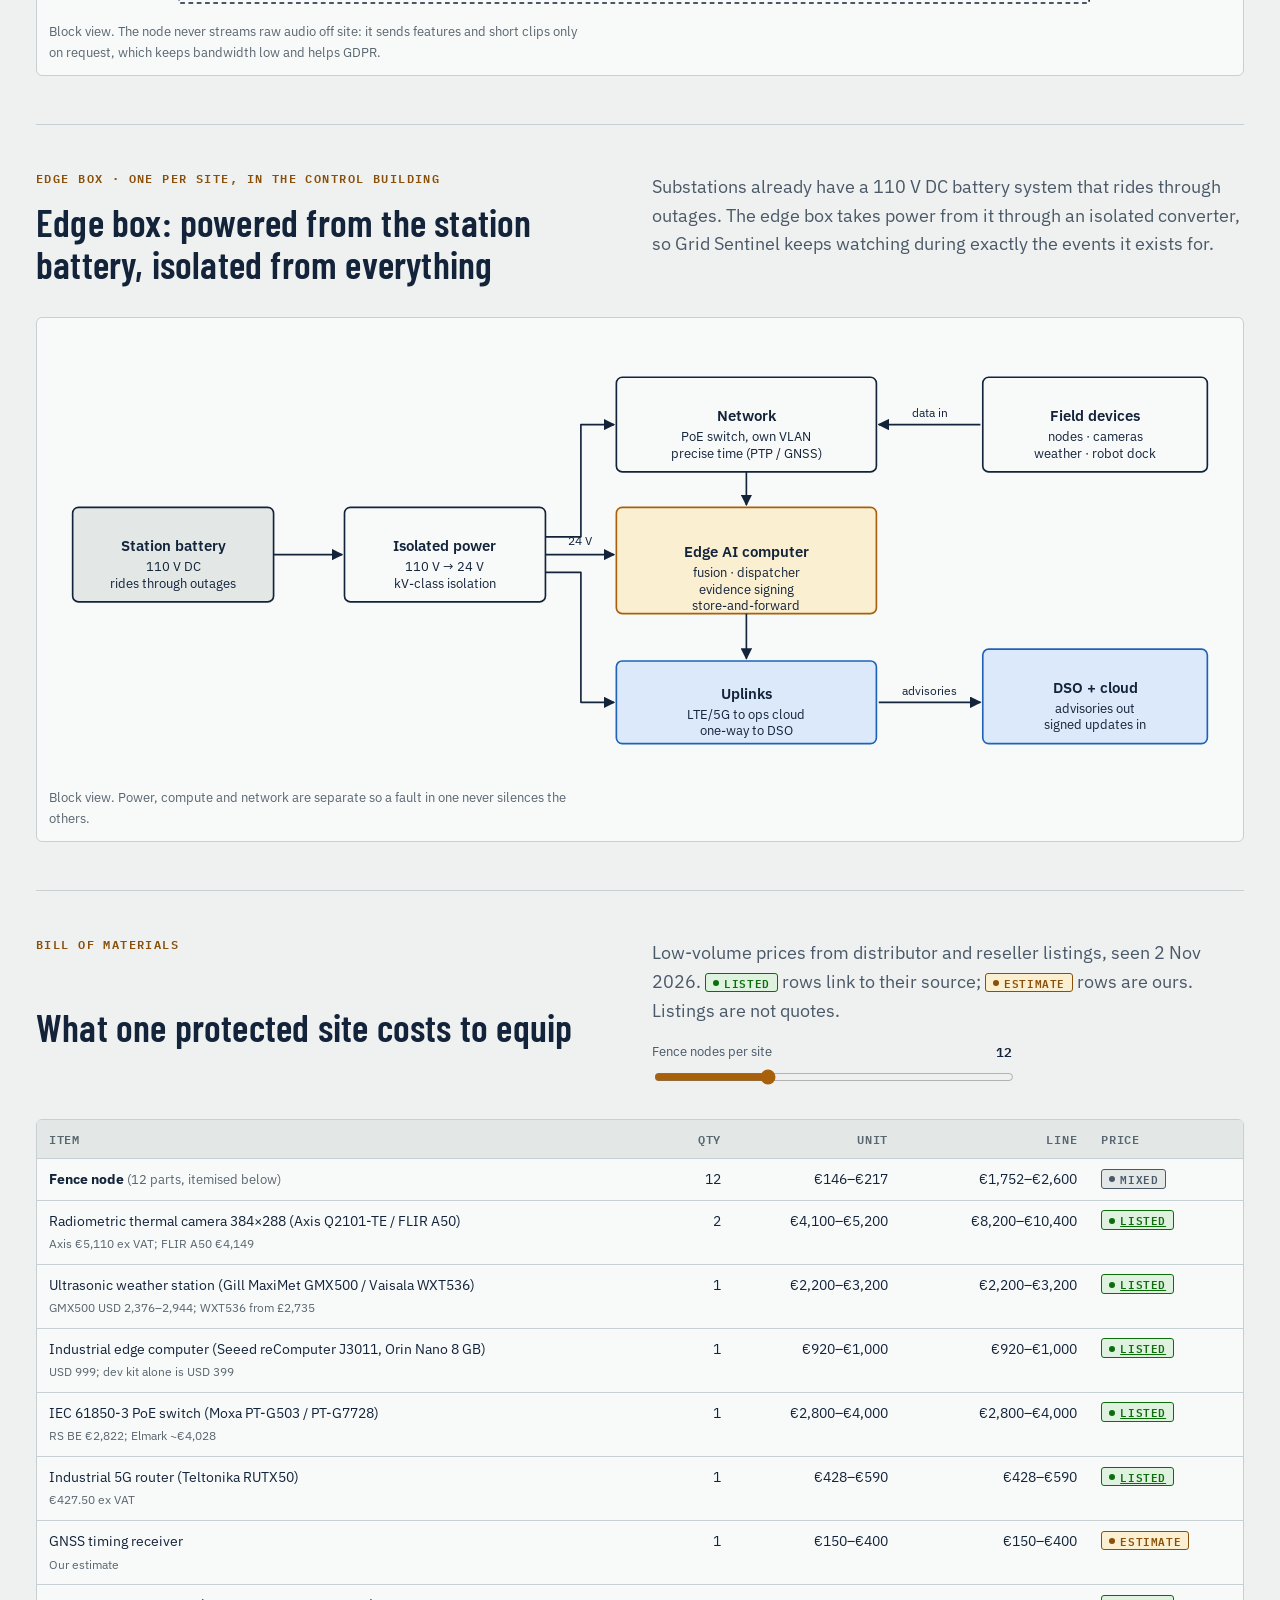
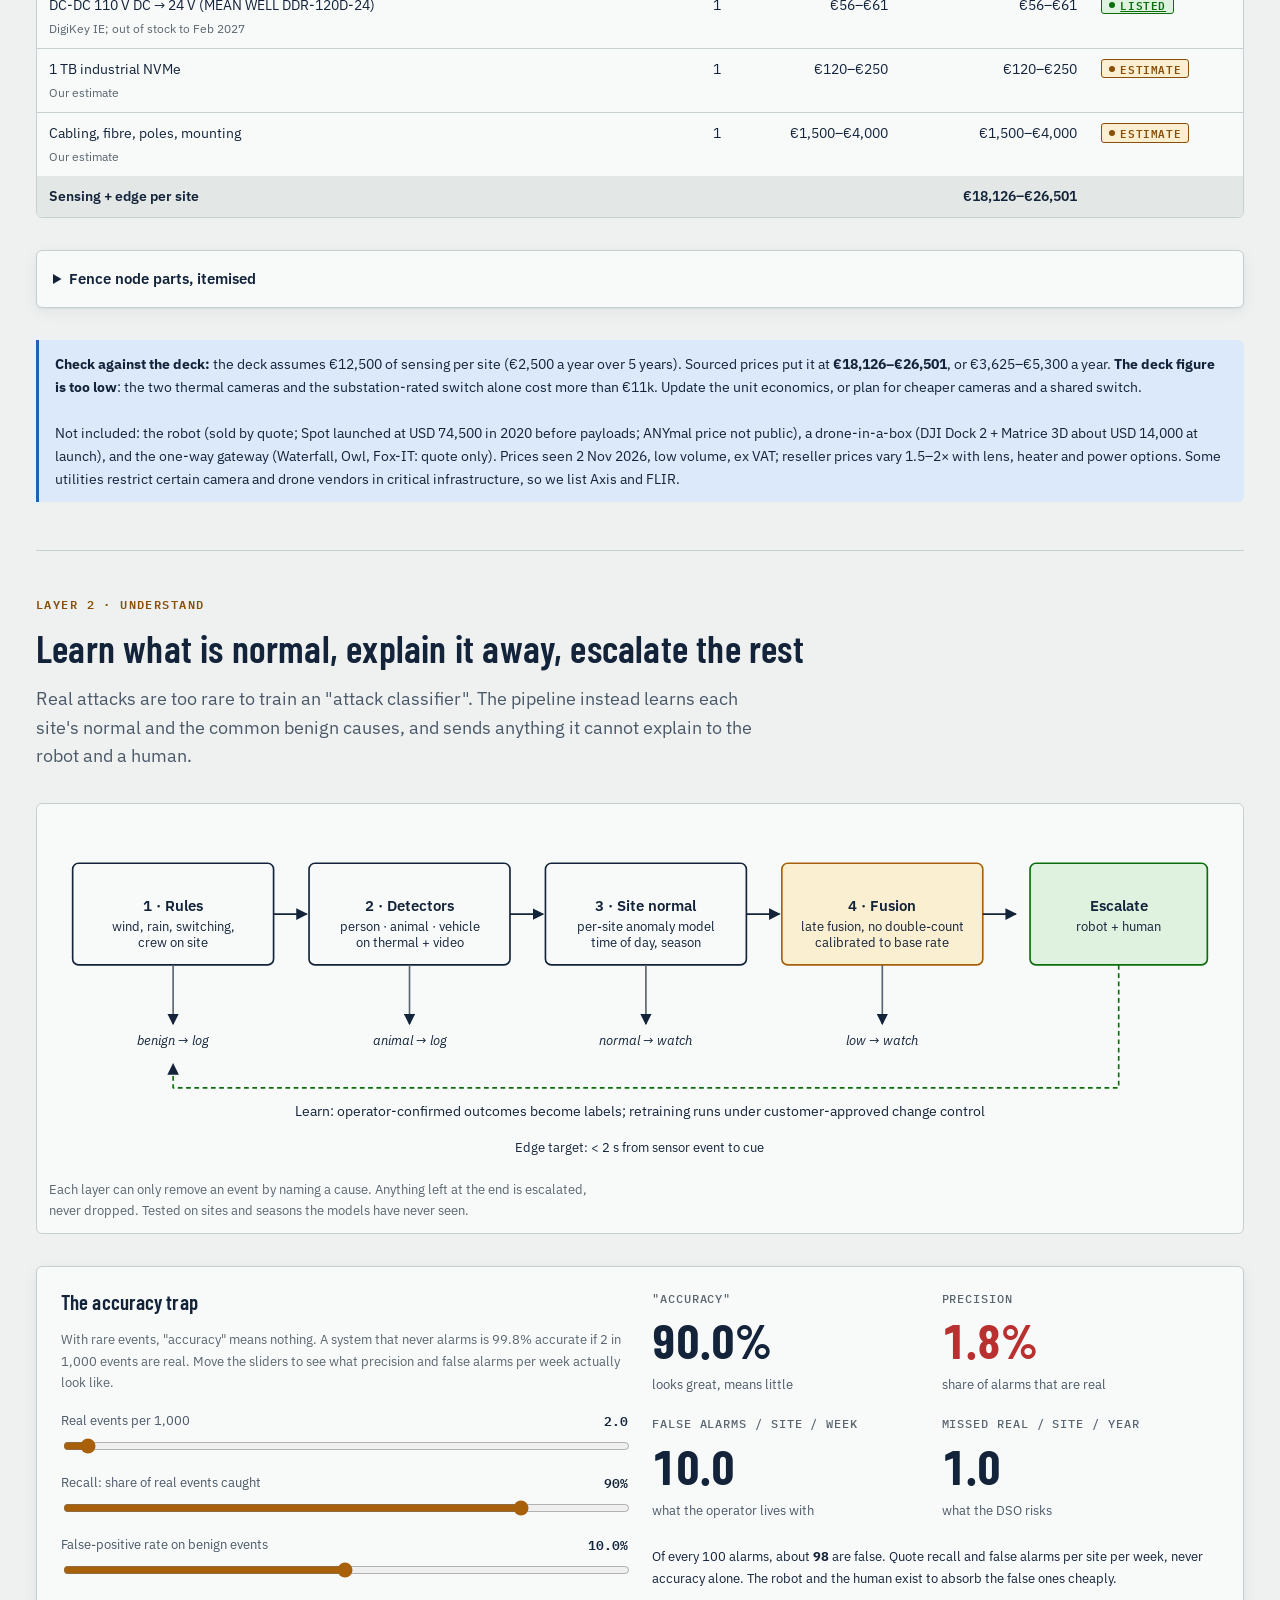
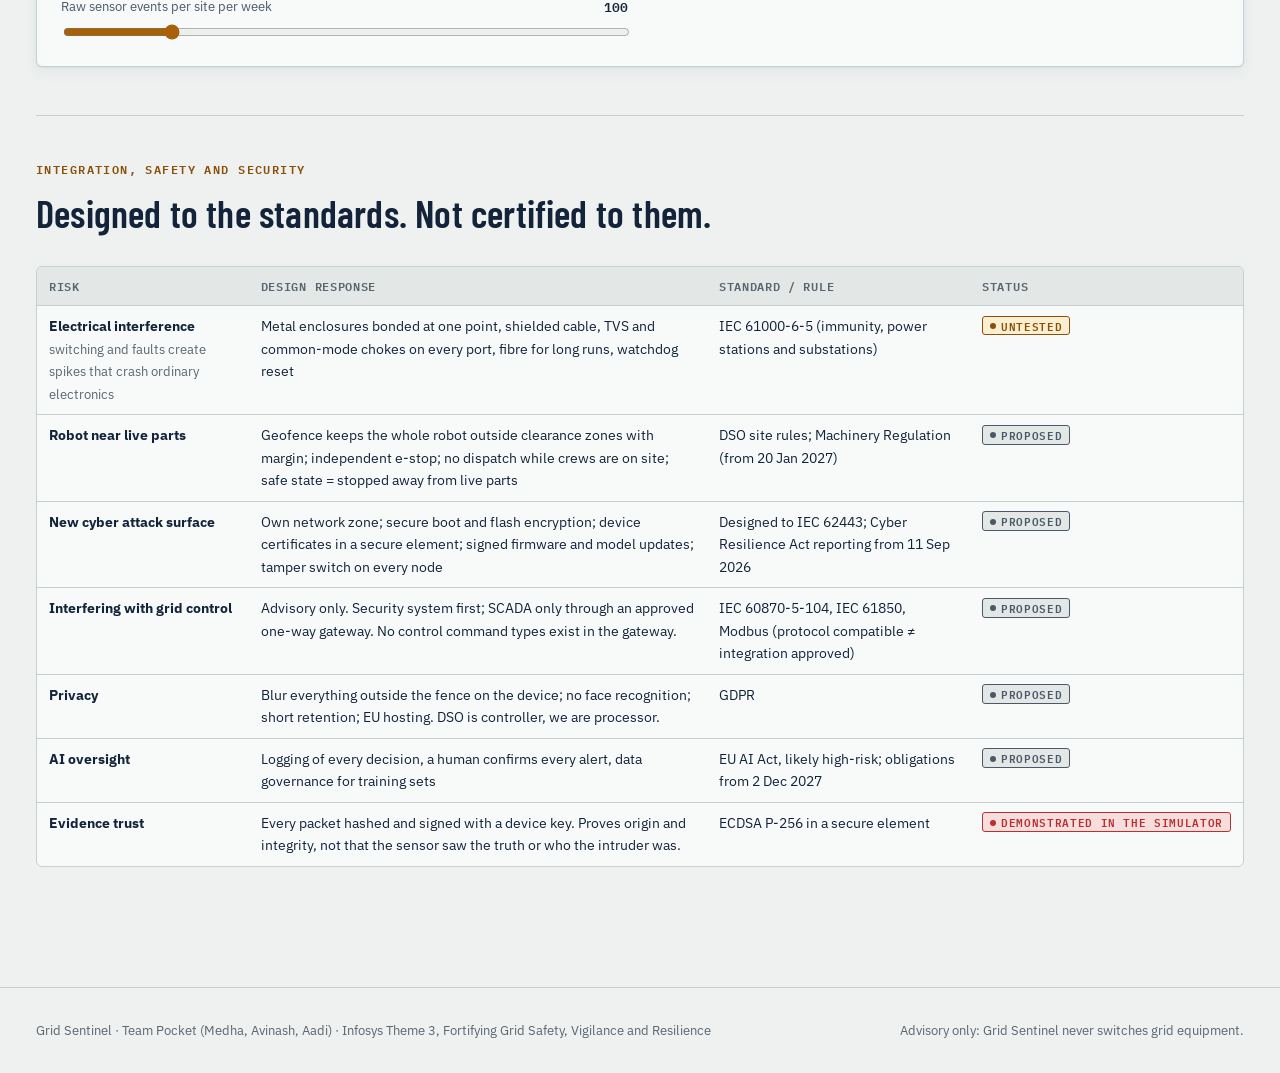
<file: site/engineering.html>
<!doctype html>
<html lang="en">
<head>
<meta charset="utf-8">
<meta name="viewport" content="width=device-width, initial-scale=1, viewport-fit=cover">
<title>Grid Sentinel · Engineering</title>
<meta name="claude:viewport-fit-sides" content="cover">
<link rel="preconnect" href="https://fonts.googleapis.com">
<link rel="preconnect" href="https://fonts.gstatic.com" crossorigin>
<link rel="stylesheet" href="https://fonts.googleapis.com/css2?family=Barlow+Condensed:wght@500;600;700&family=IBM+Plex+Mono:wght@400;500;600&family=IBM+Plex+Sans:wght@400;500;600&display=swap">
<link rel="stylesheet" href="assets/gs.css">
<style>
  .toc { display: flex; flex-wrap: wrap; gap: 6px; }
  .toc a { font: 500 .8rem var(--f-mono); text-decoration: none; color: var(--ink-2); border: 1px solid var(--line); border-radius: 999px; padding: 4px 11px; background: var(--panel); }
  .toc a:hover { border-color: var(--accent); color: var(--ink); }
  .sensors { display: grid; grid-template-columns: repeat(auto-fit, minmax(min(100%, 340px), 1fr)); gap: var(--s-4); }
  .sensor { display: grid; gap: 10px; align-content: start; }
  .sensor canvas { width: 100%; height: 150px; border-radius: 4px; background: var(--panel-2); display: block; }
  .sensor dl { display: grid; grid-template-columns: 92px 1fr; gap: 4px 10px; margin: 0; font-size: .82rem; }
  .sensor dt { color: var(--ink-3); font: 500 .7rem var(--f-mono); letter-spacing: .05em; text-transform: uppercase; padding-top: 3px; }
  .sensor dd { margin: 0; color: var(--ink-2); }
  .viewbar { display: flex; gap: var(--s-3); align-items: center; flex-wrap: wrap; background: var(--bg); padding-block: 8px; }
  .diagram { background: var(--panel); border: 1px solid var(--line); border-radius: var(--r); padding: var(--s-3); }
  .calc { display: grid; grid-template-columns: minmax(0, 1fr) minmax(0, 1fr); gap: var(--s-5); }
  @media (max-width: 760px) { .calc { grid-template-columns: 1fr; } }
  .big-out { font: 700 3rem/1 var(--f-display); font-variant-numeric: tabular-nums; }
  tfoot td { font-weight: 600; background: var(--panel-2); }
</style>
</head>
<body>
<main class="wrap">
  <div class="page-h">
    <span class="eyebrow">For engineers and mentors</span>
    <h1 style="font-size:clamp(2rem,4.6vw,3.2rem)">Engineering: sensors, circuits and the edge</h1>
    <p>What we would buy, what we would build, and how it connects. The circuits are a <b>proposed reference design</b>: a starting point for a TRL 4 bench prototype, not built and not EMI-tested. Part numbers show the class of component; final choices come out of bench testing.</p>
    <nav class="toc" aria-label="On this page"><a href="#sensors">Sensors</a><a href="#architecture">System architecture</a><a href="#node">Sensor node circuit</a><a href="#edge">Edge box wiring</a><a href="#bom">Bill of materials</a><a href="#ai">AI pipeline</a><a href="#safety">Safety, EMI, cyber</a></nav>
  </div>

  <!-- SENSORS -->
  <section id="sensors">
    <div class="stack-lg">
      <div class="stack"><span class="eyebrow">Layer 1 · Sense</span><h2>No single sensor can tell sabotage from a fox</h2>
        <p class="lede">The bet is that combinations plus context (wind, rain, SCADA events, the maintenance schedule) explain most alarms, and the robot plus a human handle the rest. That is unproven.</p></div>
      <div class="sensors" id="sensorGrid"></div>
    </div>
  </section>

  <!-- ARCHITECTURE -->
  <section id="architecture">
    <div class="stack-lg">
      <div class="stack"><span class="eyebrow">How it connects</span><h2>Everything decides on site; only advisories cross into the DSO's network</h2>
        <p class="lede">Sensing, classification and evidence capture keep running when the link drops, and queue for sync. The operator still needs a link to confirm, so a backup alert channel is part of the design.</p></div>
      <figure class="diagram"><div class="svg-wrap"><svg id="arch" viewBox="0 0 1000 470" role="img" aria-label="System architecture: field devices feed a site edge computer; advisories pass one way through a gateway to the DSO security system and SCADA; an ops cloud receives fleet data and sends signed model updates"></svg></div>
        <figcaption>Arrows into the DSO zone are one-way. Grid Sentinel has no path that can send a control command to grid equipment, and it has no connection to protection networks.</figcaption></figure>
    </div>
  </section>

  <div class="viewbar" role="group" aria-label="Diagram detail"><span class="small muted">Circuit diagrams:</span>
    <div class="seg" id="viewSeg"><button type="button" data-v="block" aria-pressed="true">Block view</button><button type="button" data-v="comp" aria-pressed="false">Component view</button></div>
    <span class="tag p">Proposed reference design</span></div>

  <!-- NODE -->
  <section id="node" style="border-top:0">
    <div class="stack-lg">
      <div class="grid-2">
        <div class="stack"><span class="eyebrow">Sensor node · one per fence panel</span><h2>Fence node: hear it, feel it, sign it</h2></div>
        <p class="lede">An ESP32-S3 samples a low-noise accelerometer and an I²S microphone, computes features on board (RMS, peak, band energy, impact count) and sends small signed messages instead of raw streams. Power and data come over one shielded PoE cable; LoRa is a narrow backup for alarms only.</p>
      </div>
      <figure class="diagram"><div class="svg-wrap"><svg id="nodeSvg" viewBox="0 0 1000 600" role="img" aria-label="Sensor node circuit"></svg></div>
        <figcaption id="nodeCap"></figcaption></figure>
    </div>
  </section>

  <!-- EDGE -->
  <section id="edge">
    <div class="stack-lg">
      <div class="grid-2">
        <div class="stack"><span class="eyebrow">Edge box · one per site, in the control building</span><h2>Edge box: powered from the station battery, isolated from everything</h2></div>
        <p class="lede">Substations already have a 110 V DC battery system that rides through outages. The edge box takes power from it through an isolated converter, so Grid Sentinel keeps watching during exactly the events it exists for.</p>
      </div>
      <figure class="diagram"><div class="svg-wrap"><svg id="edgeSvg" viewBox="0 0 1000 520" role="img" aria-label="Edge box wiring"></svg></div>
        <figcaption id="edgeCap"></figcaption></figure>
    </div>
  </section>

  <!-- BOM -->
  <section id="bom">
    <div class="stack-lg">
      <div class="grid-2">
        <div class="stack"><span class="eyebrow">Bill of materials</span><h2>What one protected site costs to equip</h2></div>
        <div class="stack"><p class="lede">Low-volume prices from distributor and reseller listings, seen 2 Nov 2026. <span class="tag v">Listed</span> rows link to their source; <span class="tag a">Estimate</span> rows are ours. Listings are not quotes.</p>
          <div class="field" style="max-width:360px"><label for="nNodes">Fence nodes per site <output id="nNodesO">12</output></label><input id="nNodes" type="range" min="4" max="30" value="12"></div></div>
      </div>
      <div class="tbl-wrap"><table id="bomT"></table></div>
      <details class="panel tight"><summary style="cursor:pointer;font-weight:600">Fence node parts, itemised</summary><div class="tbl-wrap" style="margin-top:10px;box-shadow:none"><table id="nodeT"></table></div></details>
      <div class="callout info" id="bomNote"></div>
    </div>
  </section>

  <!-- AI -->
  <section id="ai">
    <div class="stack-lg">
      <div class="stack"><span class="eyebrow">Layer 2 · Understand</span><h2>Learn what is normal, explain it away, escalate the rest</h2>
        <p class="lede">Real attacks are too rare to train an "attack classifier". The pipeline instead learns each site's normal and the common benign causes, and sends anything it cannot explain to the robot and a human.</p></div>
      <figure class="diagram"><div class="svg-wrap"><svg id="aiSvg" viewBox="0 0 1000 300" role="img" aria-label="Four-layer AI pipeline: rules, detectors, site anomaly model, fusion and calibration, then escalate"></svg></div>
        <figcaption>Each layer can only remove an event by naming a cause. Anything left at the end is escalated, never dropped. Tested on sites and seasons the models have never seen.</figcaption></figure>

      <div class="panel">
        <div class="calc">
          <div class="stack">
            <h3>The accuracy trap</h3>
            <p class="small muted">With rare events, "accuracy" means nothing. A system that never alarms is 99.8% accurate if 2 in 1,000 events are real. Move the sliders to see what precision and false alarms per week actually look like.</p>
            <div class="field"><label for="br">Real events per 1,000 <output id="brO"></output></label><input id="br" type="range" min="0.5" max="50" step="0.5" value="2"></div>
            <div class="field"><label for="rc">Recall: share of real events caught <output id="rcO"></output></label><input id="rc" type="range" min="0.5" max="0.99" step="0.01" value="0.9"></div>
            <div class="field"><label for="fp">False-positive rate on benign events <output id="fpO"></output></label><input id="fp" type="range" min="0.001" max="0.2" step="0.001" value="0.1"></div>
            <div class="field"><label for="ev">Raw sensor events per site per week <output id="evO"></output></label><input id="ev" type="range" min="10" max="500" step="10" value="100"></div>
          </div>
          <div class="stack">
            <div class="grid-2" style="grid-template-columns:1fr 1fr;gap:var(--s-3)">
              <div class="stat"><span class="k">"Accuracy"</span><span class="big-out" id="oAcc">—</span><span class="d">looks great, means little</span></div>
              <div class="stat"><span class="k">Precision</span><span class="big-out" id="oPrec">—</span><span class="d">share of alarms that are real</span></div>
              <div class="stat"><span class="k">False alarms / site / week</span><span class="big-out" id="oFa">—</span><span class="d">what the operator lives with</span></div>
              <div class="stat"><span class="k">Missed real / site / year</span><span class="big-out" id="oMiss">—</span><span class="d">what the DSO risks</span></div>
            </div>
            <p class="small" id="oNote"></p>
          </div>
        </div>
      </div>
    </div>
  </section>

  <!-- SAFETY -->
  <section id="safety">
    <div class="stack-lg">
      <div class="stack"><span class="eyebrow">Integration, safety and security</span><h2>Designed to the standards. Not certified to them.</h2></div>
      <div class="tbl-wrap"><table>
        <thead><tr><th>Risk</th><th>Design response</th><th>Standard / rule</th><th>Status</th></tr></thead>
        <tbody>
          <tr><td><b>Electrical interference</b><br><span class="small muted">switching and faults create spikes that crash ordinary electronics</span></td><td>Metal enclosures bonded at one point, shielded cable, TVS and common-mode chokes on every port, fibre for long runs, watchdog reset</td><td>IEC 61000-6-5 (immunity, power stations and substations)</td><td><span class="tag a">Untested</span></td></tr>
          <tr><td><b>Robot near live parts</b></td><td>Geofence keeps the whole robot outside clearance zones with margin; independent e-stop; no dispatch while crews are on site; safe state = stopped away from live parts</td><td>DSO site rules; Machinery Regulation (from 20 Jan 2027)</td><td><span class="tag p">Proposed</span></td></tr>
          <tr><td><b>New cyber attack surface</b></td><td>Own network zone; secure boot and flash encryption; device certificates in a secure element; signed firmware and model updates; tamper switch on every node</td><td>Designed to IEC 62443; Cyber Resilience Act reporting from 11 Sep 2026</td><td><span class="tag p">Proposed</span></td></tr>
          <tr><td><b>Interfering with grid control</b></td><td>Advisory only. Security system first; SCADA only through an approved one-way gateway. No control command types exist in the gateway.</td><td>IEC 60870-5-104, IEC 61850, Modbus (protocol compatible ≠ integration approved)</td><td><span class="tag p">Proposed</span></td></tr>
          <tr><td><b>Privacy</b></td><td>Blur everything outside the fence on the device; no face recognition; short retention; EU hosting. DSO is controller, we are processor.</td><td>GDPR</td><td><span class="tag p">Proposed</span></td></tr>
          <tr><td><b>AI oversight</b></td><td>Logging of every decision, a human confirms every alert, data governance for training sets</td><td>EU AI Act, likely high-risk; obligations from 2 Dec 2027</td><td><span class="tag p">Proposed</span></td></tr>
          <tr><td><b>Evidence trust</b></td><td>Every packet hashed and signed with a device key. Proves origin and integrity, not that the sensor saw the truth or who the intruder was.</td><td>ECDSA P-256 in a secure element</td><td><span class="tag i">Demonstrated in the simulator</span></td></tr>
        </tbody></table></div>
    </div>
  </section>
</main>

<script src="assets/gs.js"></script>
<script>
(function () {
  const $ = id => document.getElementById(id), { el } = GS;
  const css = n => getComputedStyle(document.documentElement).getPropertyValue(n).trim();
  const reduce = matchMedia("(prefers-reduced-motion: reduce)").matches;

  /* ===================== SENSOR CARDS + ANIMATIONS ===================== */
  const SENS = [
    { id: "thermal", name: "Thermal (infrared)", tag: ["Prototype", "v"], senses: "Heat, day or night", good: "People at night; hot joints; transformer faults", fooled: "Sun-heated metal, reflections, animals", part: "Radiometric thermal camera, 384×288, PoE, pole-mounted" },
    { id: "acoustic", name: "Acoustic (MEMS mic)", tag: ["Prototype", "v"], senses: "Sound, 50 Hz – 20 kHz", good: "Impacts, cutting, abnormal hum", fooled: "Wind, rain, traffic, normal 100 Hz transformer hum", part: "ICS-43434 I²S MEMS microphone, behind an IP67 membrane" },
    { id: "vibration", name: "Vibration (MEMS accelerometer)", tag: ["Prototype", "v"], senses: "Shaking of fence and structures", good: "Climbing, cutting, tampering", fooled: "Wind, but wind shakes many panels at once", part: "ADXL355 low-noise 3-axis accelerometer, clamped to the post" },
    { id: "pd", name: "Partial discharge", tag: ["Deferred", "p"], senses: "UHF and ultrasonic discharge pulses", good: "Early insulation failure", fooled: "Radio interference, switching transients", part: "Specialist UHF/ultrasound PD sensor. Costly, so later." },
    { id: "lidar", name: "LiDAR", tag: ["On robot", "p"], senses: "Laser 3D scan", good: "Robot navigation and mapping without GPS", fooled: "Rain, snow, fog", part: "Part of the commercial robot's payload" },
    { id: "weather", name: "Weather station", tag: ["Prototype", "v"], senses: "Wind, rain, temperature", good: "Explaining away false alarms: the cheapest big win", fooled: "Nothing; it is the context", part: "Ultrasonic wind + rain + temp, RS-485 Modbus RTU" },
  ];
  const grid = $("sensorGrid"), canv = {};
  SENS.forEach(s => {
    const d = document.createElement("article");
    d.className = "panel sensor";
    d.innerHTML = `<div class="panel-h" style="margin:0"><h3>${s.name}</h3><span class="tag ${s.tag[1]}">${s.tag[0]}</span></div>
      <canvas id="cv-${s.id}" width="680" height="300" role="img" aria-label="${s.name} animation"></canvas>
      <dl><dt>Senses</dt><dd>${s.senses}</dd><dt>Good for</dt><dd>${s.good}</dd><dt>Fooled by</dt><dd>${s.fooled}</dd><dt>Part</dt><dd>${s.part}</dd></dl>`;
    grid.append(d);
    canv[s.id] = { c: d.querySelector("canvas"), vis: true };
  });
  const io = new IntersectionObserver(es => es.forEach(e => { const k = e.target.id.slice(3); canv[k].vis = e.isIntersecting; }));
  Object.values(canv).forEach(v => io.observe(v.c));

  function iron(t) { t = Math.max(0, Math.min(1, t)); return `rgb(${Math.min(255, 255 * t * 1.8) | 0},${Math.max(0, Math.min(255, 255 * (t - .35) * 1.7)) | 0},${Math.max(0, Math.min(255, t < .3 ? 120 + t * 300 : 255 * (t - .8) * 4)) | 0})`; }
  const label = (g, txt, x, y, color, align = "left") => { g.fillStyle = color || css("--ink-2"); g.font = "500 22px 'IBM Plex Mono', monospace"; g.textAlign = align; g.fillText(txt, x, y); };

  const draw = {
    thermal(g, W, H, t) {
      const cw = W / 34, ch = H / 16;
      const px = ((t / 60) % 44) - 6;
      for (let y = 0; y < 16; y++) for (let x = 0; x < 34; x++) {
        let v = .1 + .04 * Math.sin(x / 4 + y / 6) + (y > 11 ? .05 : 0);
        if (x % 6 === 0 && y < 12) v += .06;
        const dx = (x - px) / 1.6, dy = (y - 7) / 4.6; if (dx * dx + dy * dy < 1) v = .82;
        const hx = (x - px) / 1.1, hy = (y - 2) / 1.2; if (hx * hx + hy * hy < 1) v = .9;
        const jx = (x - 27) / 1.3, jy = (y - 4) / 1.3, jd = jx * jx + jy * jy; if (jd < 3) v = Math.max(v, .99 - jd * .12);
        g.fillStyle = iron(v); g.fillRect(x * cw, y * ch, cw + 1, ch + 1);
      }
      label(g, "person 34 °C", Math.max(8, (px - 3) * cw), H - 16, "#fff");
      label(g, "hot joint 78 °C", W - 12, 26, "#fff", "right");
    },
    acoustic(g, W, H, t) {
      const burst = (t % 5000) > 3200 && (t % 5000) < 4300;
      g.strokeStyle = burst ? css("--crit") : css("--live"); g.lineWidth = 2.4; g.beginPath();
      for (let x = 0; x < W; x++) {
        const tt = x / W * 6 + t / 400;
        let v = Math.sin(tt * 8) * .18 + Math.sin(tt * 16) * .06 + (Math.random() - .5) * .05;
        if (burst) v += (Math.random() - .5) * 1.1 * Math.abs(Math.sin(tt * 3));
        const y = H / 2 - v * H * .38;
        x ? g.lineTo(x, y) : g.moveTo(x, y);
      }
      g.stroke();
      label(g, burst ? "cutting: broadband 2–8 kHz bursts" : "transformer hum: 100 Hz + harmonics", 14, 30, burst ? css("--crit") : css("--ink-2"));
    },
    vibration(g, W, H, t) {
      const mode = Math.floor(t / 6000) % 2 ? "climb" : "wind";
      const rows = ["P4", "P5", "P6"], rh = H / 3;
      rows.forEach((p, i) => {
        g.strokeStyle = mode === "climb" && i === 2 ? css("--crit") : css("--live"); g.lineWidth = 2;
        g.beginPath();
        for (let x = 0; x < W; x++) {
          const tt = x / W * 5 + t / 500;
          let v = mode === "wind" ? Math.sin(tt * 2.2 + i * .25) * .55 + Math.sin(tt * 5.1) * .15 : (Math.random() - .5) * .08;
          if (mode === "climb" && i === 2) v = (Math.random() - .5) * 1.4 * (Math.sin(tt * 4) > .2 ? 1 : .2);
          const y = rh * i + rh / 2 - v * rh * .4;
          x ? g.lineTo(x, y) : g.moveTo(x, y);
        }
        g.stroke(); label(g, p, 10, rh * i + 26, css("--ink-3"));
      });
      label(g, mode === "wind" ? "wind: all panels sway together" : "climb: one panel, sharp and local", W - 12, 26, mode === "wind" ? css("--ink-2") : css("--crit"), "right");
    },
    pd(g, W, H, t) {
      g.strokeStyle = css("--ink-3"); g.lineWidth = 1.6; g.beginPath();
      for (let x = 0; x < W; x++) { const y = H / 2 - Math.sin(x / W * Math.PI * 2) * H * .32; x ? g.lineTo(x, y) : g.moveTo(x, y); }
      g.stroke();
      g.strokeStyle = css("--line"); g.beginPath(); g.moveTo(0, H / 2); g.lineTo(W, H / 2); g.stroke();
      const n = 90, seed = Math.floor(t / 90);
      for (let k = 0; k < n; k++) {
        const r = Math.abs(Math.sin((seed - k) * 12.9898 + k * 78.233) * 43758.5453) % 1, r2 = Math.abs(Math.sin((seed - k) * 4.1 + k) * 9631.7) % 1;
        const pos = r < .5 ? 30 + r2 * 60 : 210 + r2 * 60;
        const x = pos / 360 * W, amp = (r < .5 ? 1 : -1) * (.12 + .3 * Math.abs(Math.sin(k * 3.3)));
        g.globalAlpha = 1 - k / n; g.fillStyle = css("--accent");
        g.beginPath(); g.arc(x, H / 2 - amp * H, 4, 0, 7); g.fill();
      }
      g.globalAlpha = 1;
      label(g, "phase-resolved PD: clusters on rising half-cycles", 12, 30);
      label(g, "0°", 6, H - 12, css("--ink-3")); label(g, "360°", W - 8, H - 12, css("--ink-3"), "right");
    },
    lidar(g, W, H, t) {
      const cx = W * .5, cy = H * .55, a = (t / 900) % (Math.PI * 2);
      const objs = [[-.9, -.6, .5, .1], [.25, -.5, .3, .3], [-.4, .2, .25, .25], [.55, .25, .2, .35]];
      g.fillStyle = css("--ink-3");
      for (let k = 0; k < 360; k += 2) {
        const ang = k / 180 * Math.PI, d = ((a - ang) % (Math.PI * 2) + Math.PI * 2) % (Math.PI * 2);
        if (d > 4) continue;
        let best = 1.15;
        objs.forEach(([ox, oy, w, h]) => { for (let s = 0; s < best; s += .01) { const x = Math.cos(ang) * s, y = Math.sin(ang) * s; if (x > ox && x < ox + w && y > oy && y < oy + h) { best = s; break; } } });
        g.globalAlpha = 1 - d / 4;
        g.fillStyle = best < 1.15 ? css("--accent") : css("--ink-3");
        g.beginPath(); g.arc(cx + Math.cos(ang) * best * W * .42, cy + Math.sin(ang) * best * H * .75, 3, 0, 7); g.fill();
      }
      g.globalAlpha = .25; g.fillStyle = css("--live"); g.beginPath(); g.moveTo(cx, cy); g.arc(cx, cy, W, a - .25, a); g.fill(); g.globalAlpha = 1;
      g.fillStyle = css("--accent"); g.fillRect(cx - 12, cy - 8, 24, 16);
      label(g, "returns from equipment and fence", 12, 30);
    },
    weather(g, W, H, t) {
      const ws = 4 + 6 * (1 + Math.sin(t / 3000)) / 2, cx = W * .26, cy = H * .55, a = t / 1000 * ws * .9;
      g.strokeStyle = css("--ink"); g.lineWidth = 3;
      for (let k = 0; k < 3; k++) { const ang = a + k * 2.094; g.beginPath(); g.moveTo(cx, cy); g.lineTo(cx + Math.cos(ang) * 60, cy + Math.sin(ang) * 60); g.stroke(); g.fillStyle = css("--accent"); g.beginPath(); g.arc(cx + Math.cos(ang) * 60, cy + Math.sin(ang) * 60, 13, 0, 7); g.fill(); }
      g.fillStyle = css("--ink"); g.font = "600 64px 'Barlow Condensed', sans-serif"; g.textAlign = "left";
      g.fillText(ws.toFixed(1) + " m/s", W * .5, H * .5);
      label(g, ws > 8 ? "above 8 m/s: wind rule armed" : "calm: fence motion needs a cause", W * .5, H * .5 + 44, ws > 8 ? css("--accent-ink") : css("--ink-2"));
    },
  };
  let t0 = performance.now();
  function loop(now) {
    const t = now - t0;
    Object.entries(canv).forEach(([k, v]) => {
      if (!v.vis) return;
      const g = v.c.getContext("2d"), W = v.c.width, H = v.c.height;
      g.clearRect(0, 0, W, H); draw[k](g, W, H, t);
    });
    if (!reduce) requestAnimationFrame(loop);
  }
  requestAnimationFrame(loop);

  /* ===================== DIAGRAM HELPERS ===================== */
  function D(svg) {
    svg.innerHTML = "";
    const defs = el("defs", {}, svg);
    const mk = el("marker", { id: svg.id + "-ar", viewBox: "0 0 10 10", refX: 9, refY: 5, markerWidth: 7, markerHeight: 7, orient: "auto-start-reverse" }, defs);
    el("path", { d: "M0,0 L10,5 L0,10 z", fill: "currentColor" }, mk);
    const api = {
      zone(x, y, w, h, t, color) {
        el("rect", { x, y, width: w, height: h, rx: 8, fill: "none", stroke: color || "var(--line)", "stroke-width": 1.4, "stroke-dasharray": "6 4" }, svg);
        const tx = el("text", { x: x + 10, y: y + 18, "font-size": 11.5, "font-weight": 600, fill: color || "var(--ink-3)", class: "mono", "letter-spacing": ".06em" }, svg); tx.textContent = t;
      },
      box(x, y, w, h, title, sub, kind) {
        const fill = { acc: "var(--warn-bg)", ok: "var(--ok-bg)", live: "var(--live-bg)", dim: "var(--panel-2)" }[kind] || "var(--panel)";
        const stroke = { acc: "var(--accent)", ok: "var(--ok)", live: "var(--live)" }[kind] || "currentColor";
        el("rect", { x, y, width: w, height: h, rx: 5, fill, stroke, "stroke-width": 1.4 }, svg);
        const a = el("text", { x: x + w / 2, y: y + (sub ? h / 2 - 3 : h / 2 + 5), "text-anchor": "middle", "font-size": 13, "font-weight": 600 }, svg); a.textContent = title;
        if (sub) [].concat(sub).forEach((s, i) => { const b = el("text", { x: x + w / 2, y: y + h / 2 + 14 + i * 14, "text-anchor": "middle", "font-size": 11, fill: "var(--ink-2)" }, svg); b.textContent = s; });
      },
      wire(pts, lbl, o = {}) {
        el("polyline", { points: pts.map(p => p.join(",")).join(" "), fill: "none", stroke: o.color || "currentColor", "stroke-width": o.w || 1.4, "stroke-dasharray": o.dash || "", "marker-end": o.arrow === false ? "" : `url(#${svg.id}-ar)`, "stroke-linejoin": "round" }, svg);
        if (lbl) { const [lx, ly] = o.at || [(pts[0][0] + pts[1][0]) / 2, (pts[0][1] + pts[1][1]) / 2 - 6]; const t = el("text", { x: lx, y: ly, "text-anchor": o.anchor || "middle", "font-size": o.fs || 10.5, fill: o.lc || "var(--ink-2)", class: o.mono ? "mono" : "" }, svg); t.textContent = lbl; }
      },
      text(x, y, s, o = {}) { const t = el("text", Object.assign({ x, y, "font-size": 11, fill: "var(--ink-2)" }, o), svg); t.textContent = s; return t; },
      dot(x, y) { el("circle", { cx: x, cy: y, r: 3, fill: "currentColor" }, svg); },
    };
    return api;
  }

  /* ===================== ARCHITECTURE ===================== */
  (function arch() {
    const d = D($("arch"));
    d.zone(10, 10, 300, 450, "FIELD · IN THE YARD");
    d.zone(340, 10, 300, 450, "SITE EDGE · CONTROL BUILDING", "var(--accent)");
    d.zone(690, 10, 300, 300, "DSO NETWORK", "var(--live)");
    d.zone(690, 330, 300, 130, "OPS CLOUD · EU HOSTED");
    d.box(30, 45, 260, 54, "12 fence nodes", "accelerometer + microphone");
    d.box(30, 120, 260, 54, "2 thermal cameras", "radiometric, PoE");
    d.box(30, 195, 260, 54, "Weather station", "wind · rain · temperature");
    d.box(30, 270, 260, 54, "Ground robot + dock", "LiDAR · PTZ thermal + optical", "acc");
    d.box(30, 370, 260, 54, "Backup radio", "LoRa (alarms only)", "dim");
    d.box(360, 70, 260, 70, "Substation PoE switch", ["IEC 61850-3 rated", "own VLAN, PTP time"]);
    d.box(360, 190, 260, 92, "Edge AI computer", ["Jetson-class · rules + fusion", "dispatcher · evidence signer", "1 TB store-and-forward"], "acc");
    d.box(360, 330, 260, 54, "LTE / 5G router", "VPN · dual SIM");
    d.box(360, 400, 260, 46, "One-way gateway", "", "live");
    d.box(710, 60, 260, 60, "DSO security system", "primary destination", "live");
    d.box(710, 170, 260, 70, "SCADA / control room", ["IEC 60870-5-104 or 61850", "advisory points only"], "live");
    d.box(710, 365, 260, 76, "Fleet + model ops", ["health monitoring", "signed model updates"]);
    d.wire([[290, 72], [358, 96]], "PoE + data", { at: [322, 76] });
    d.wire([[290, 147], [358, 112]], "RTSP / ONVIF", { at: [322, 142] });
    d.wire([[290, 222], [358, 222]], "RS-485 Modbus", { at: [324, 214] });
    d.wire([[290, 297], [358, 262]], "Wi-Fi 6 / private 5G", { at: [318, 296], anchor: "middle" });
    d.wire([[490, 140], [490, 188]], "", {});
    d.wire([[290, 397], [450, 397], [450, 284]], "alarm-only backup", { at: [370, 390] });
    d.wire([[560, 282], [560, 398]], "", {});
    d.text(570, 340, "advisories", { "font-size": 10.5 });
    d.wire([[620, 423], [660, 423], [660, 90], [708, 90]], "one-way", { at: [662, 252], anchor: "start", lc: "var(--live)", color: "var(--live)" });
    d.wire([[660, 205], [708, 205]], "", { color: "var(--live)" });
    d.wire([[620, 357], [708, 395]], "telemetry out", { at: [668, 362] });
    d.wire([[708, 418], [622, 372]], "signed updates in", { at: [665, 410], dash: "4 3" });
    d.wire([[490, 384], [490, 398]], "", { arrow: false });
    d.text(840, 290, "No control path back", { "text-anchor": "middle", fill: "var(--crit)", "font-weight": 600, "font-size": 11.5 });
  })();

  /* ===================== NODE ===================== */
  function nodeBlock() {
    const svg = $("nodeSvg"); svg.setAttribute("viewBox", "0 0 1000 420");
    const d = D(svg);
    d.box(20, 160, 180, 90, "Power", ["PoE 802.3af in", "surge + EMI filter", "3.3 V · 1 F hold-up"]);
    d.box(400, 140, 200, 130, "Microcontroller", ["ESP32-S3", "on-board features:", "RMS · peak · band energy", "secure boot + flash encryption"], "acc");
    d.box(780, 30, 200, 80, "Vibration", ["low-noise accelerometer", "SPI · 1 kHz"]);
    d.box(780, 130, 200, 80, "Sound", ["I²S MEMS microphone", "48 kHz, 24-bit"]);
    d.box(780, 230, 200, 80, "Security", ["secure element (keys)", "tamper switch"], "ok");
    d.box(780, 330, 200, 70, "Comms", ["Ethernet (primary)", "LoRa (backup)"], "live");
    d.wire([[200, 205], [398, 205]], "3.3 V clean rail", {});
    d.wire([[778, 70], [602, 170]], "raw samples", { at: [690, 108] });
    d.wire([[778, 170], [602, 195]], "audio frames", { at: [690, 172] });
    d.wire([[602, 230], [778, 270]], "sign(features)", { at: [690, 240] });
    d.wire([[602, 255], [778, 365]], "signed event messages", { at: [665, 330] });
    d.wire([[880, 400], [880, 412], [110, 412], [110, 252]], "power and data share one shielded cable", { at: [480, 406], dash: "4 3" });
    $("nodeCap").textContent = "Block view. The node never streams raw audio off site: it sends features and short clips only on request, which keeps bandwidth low and helps GDPR.";
  }
  function nodeComp() {
    const svg = $("nodeSvg"); svg.setAttribute("viewBox", "0 0 1000 600");
    const d = D(svg);
    // power column
    d.box(20, 40, 170, 56, "J1 RJ45 + magnetics", "shielded · PoE in");
    d.box(20, 140, 170, 56, "U1 PoE PD module", "802.3af · 5 V out");
    d.box(20, 240, 170, 56, "Input protection", "TVS · CM choke · ferrite");
    d.box(20, 340, 170, 56, "U2 buck 3.3 V / 2 A", "TLV62569-class");
    d.box(20, 440, 170, 56, "C1 1 F supercap", "last-gasp hold-up");
    d.wire([[105, 96], [105, 138]], "48 V", { at: [118, 122], anchor: "start", mono: true });
    d.wire([[105, 196], [105, 238]], "5 V", { at: [118, 222], anchor: "start", mono: true });
    d.wire([[105, 296], [105, 338]], "5 V filt", { at: [118, 322], anchor: "start", mono: true });
    d.wire([[105, 396], [105, 438]], "", {});
    d.wire([[190, 368], [300, 368], [300, 100], [378, 100]], "3V3", { at: [306, 240], anchor: "start", mono: true, color: "var(--accent)", lc: "var(--accent-ink)" });
    d.text(200, 552, "GND: single-point bond to enclosure", { "font-size": 10.5 });
    d.wire([[190, 468], [330, 468], [330, 530], [378, 530]], "", { arrow: false });
    // MCU
    el("rect", { x: 380, y: 60, width: 200, height: 500, rx: 4, fill: "var(--warn-bg)", stroke: "var(--accent)", "stroke-width": 1.6 }, svg);
    d.text(480, 330, "U3", { "text-anchor": "middle", "font-size": 14, "font-weight": 700, fill: "var(--ink)" });
    d.text(480, 348, "ESP32-S3-WROOM-1", { "text-anchor": "middle", "font-size": 12, "font-weight": 600, fill: "var(--ink)" });
    d.text(480, 364, "N8R2 · secure boot", { "text-anchor": "middle", "font-size": 10.5 });
    d.text(388, 104, "3V3", { class: "mono", "font-size": 10 }); d.text(388, 534, "GND", { class: "mono", "font-size": 10 });
    const pins = [
      [90, "IO1", "SDA", 0], [112, "IO2", "SCL", 0],
      [150, "IO4", "I2S_BCK", 1], [172, "IO5", "I2S_WS", 1], [194, "IO6", "I2S_SD", 1],
      [240, "IO11-13", "SPI bus", 9],
      [270, "IO9", "CS_ACC", 2], [292, "IO15", "ACC_DRDY", 2],
      [330, "IO10", "CS_ETH", 3], [352, "IO14", "ETH_INT", 3], [374, "IO21", "ETH_RST", 3],
      [412, "IO16", "CS_LORA", 4], [434, "IO17", "LORA_BUSY", 4], [456, "IO18", "LORA_DIO1", 4], [478, "IO8", "LORA_RST", 4],
      [516, "IO47", "TAMPER", 5], [538, "IO48", "LED", 6],
    ];
    pins.forEach(([y, io, net, dev]) => {
      d.text(574, y + 4, io, { "text-anchor": "end", class: "mono", "font-size": 10, fill: "var(--ink)" });
      if (dev === 9) {
        el("line", { x1: 580, y1: y, x2: 650, y2: y, stroke: "var(--live)", "stroke-width": 4 }, svg);
        el("line", { x1: 650, y1: y, x2: 650, y2: 470, stroke: "var(--live)", "stroke-width": 4 }, svg);
        [300, 382, 486].forEach(ty => { el("line", { x1: 650, y1: ty, x2: 700, y2: ty, stroke: "var(--live)", "stroke-width": 4 }, svg); el("circle", { cx: 650, cy: ty, r: 4, fill: "var(--live)" }, svg); });
        el("line", { x1: 650, y1: 470, x2: 650, y2: 486, stroke: "var(--live)", "stroke-width": 4 }, svg);
        d.text(600, y - 8, "MOSI · SCK · MISO", { class: "mono", "font-size": 9.5, fill: "var(--live)" });
        return;
      }
      el("line", { x1: 580, y1: y, x2: 700, y2: y, stroke: "currentColor", "stroke-width": 1.1 }, svg);
      d.text(615, y - 3, net, { "text-anchor": "middle", class: "mono", "font-size": 9, fill: "var(--ink-3)" });
    });
    const dev = (y, h, t, s, k) => { el("rect", { x: 700, y, width: 285, height: h, rx: 4, fill: k ? "var(--ok-bg)" : "var(--panel)", stroke: k ? "var(--ok)" : "currentColor", "stroke-width": 1.3 }, svg); d.text(712, y + 17, t, { "font-size": 12, "font-weight": 600, fill: "var(--ink)" }); if (s) d.text(712, y + 32, s, { "font-size": 10, fill: "var(--ink-2)" }); };
    dev(70, 56, "U4 ATECC608B secure element", "I²C · device key, ECDSA P-256", 1);
    dev(134, 74, "U5 ICS-43434 MEMS mic", "I²S · 24-bit · IP67 acoustic membrane");
    dev(254, 56, "U6 ADXL355 accelerometer", "SPI · 25 µg/√Hz · post clamp");
    dev(314, 76, "U7 W5500 Ethernet MAC/PHY", "SPI · hardwired TCP/IP → J1");
    dev(398, 96, "U8 SX1262 LoRa 868 MHz", "SPI · backup alarm channel · ext. antenna");
    dev(502, 30, "SW1 reed + lid switch", "", 1);
    dev(534, 24, "D1 status LED", "");
    d.wire([[985, 352], [995, 352], [995, 20], [150, 20], [150, 38]], "Ethernet pairs via magnetics", { at: [570, 15], dash: "4 3", mono: true });
    $("nodeCap").textContent = "Component view. Pin map for a bench prototype. Native USB (IO19/20) and JTAG are disabled by eFuse in production. Each IC gets local decoupling; every external port gets TVS protection. Not built, not EMI-tested.";
  }

  /* ===================== EDGE ===================== */
  function edgeBlock() {
    const svg = $("edgeSvg"); svg.setAttribute("viewBox", "0 0 1000 380");
    const d = D(svg);
    d.box(20, 150, 170, 80, "Station battery", ["110 V DC", "rides through outages"], "dim");
    d.box(250, 150, 170, 80, "Isolated power", ["110 V → 24 V", "kV-class isolation"]);
    d.box(480, 40, 220, 80, "Network", ["PoE switch, own VLAN", "precise time (PTP / GNSS)"]);
    d.box(480, 150, 220, 90, "Edge AI computer", ["fusion · dispatcher", "evidence signing", "store-and-forward"], "acc");
    d.box(480, 280, 220, 70, "Uplinks", ["LTE/5G to ops cloud", "one-way to DSO"], "live");
    d.box(790, 40, 190, 80, "Field devices", ["nodes · cameras", "weather · robot dock"]);
    d.box(790, 270, 190, 80, "DSO + cloud", ["advisories out", "signed updates in"], "live");
    d.wire([[190, 190], [248, 190]], "", {});
    d.wire([[420, 190], [478, 190]], "24 V", { at: [449, 182] });
    d.wire([[420, 175], [450, 175], [450, 80], [478, 80]], "", {});
    d.wire([[420, 205], [450, 205], [450, 315], [478, 315]], "", {});
    d.wire([[788, 80], [702, 80]], "data in", {});
    d.wire([[590, 120], [590, 148]], "", {});
    d.wire([[590, 240], [590, 278]], "", {});
    d.wire([[702, 315], [788, 315]], "advisories", {});
    $("edgeCap").textContent = "Block view. Power, compute and network are separate so a fault in one never silences the others.";
  }
  function edgeComp() {
    const svg = $("edgeSvg"); svg.setAttribute("viewBox", "0 0 1000 520");
    const d = D(svg);
    d.box(20, 30, 190, 60, "Station battery", "110 V DC (existing)", "dim");
    d.box(20, 130, 190, 70, "PS1 isolated DC-DC", ["110 V DC → 24 V, DIN rail", "≥ 3 kV isolation"]);
    d.box(20, 240, 190, 56, "F1 fused 24 V bus", "per-load breakers");
    d.box(20, 340, 190, 60, "Station AC aux", "230 V AC → robot dock", "dim");
    d.wire([[115, 90], [115, 128]], "", {});
    d.wire([[115, 200], [115, 238]], "24 V", { at: [128, 224], anchor: "start", mono: true });
    d.box(300, 30, 230, 96, "SW1 managed PoE switch", ["8× PoE+ · 2× SFP fibre", "IEC 61850-3 / IEEE 1613", "PTP IEEE 1588 boundary clock"]);
    d.box(300, 170, 230, 120, "E1 edge computer", ["Jetson Orin Nano 8 GB, fanless", "−25 to +70 °C, 9–36 V in", "TensorRT models", "1 TB NVMe evidence buffer", "TPM 2.0 for signing keys"], "acc");
    d.box(300, 330, 230, 56, "GNSS timing receiver", "PPS → E1 · time source");
    d.box(300, 420, 230, 56, "Isolated USB-RS485", "Modbus RTU master");
    d.box(620, 30, 170, 56, "12 fence nodes", "PoE · copper or fibre");
    d.box(620, 100, 170, 56, "2 thermal cameras", "PoE+ · RTSP/ONVIF");
    d.box(620, 170, 170, 56, "Robot dock + AP", "Wi-Fi 6 / private 5G");
    d.box(620, 420, 170, 56, "Weather station", "RS-485, 2-wire");
    d.box(820, 170, 160, 66, "R1 LTE/5G router", ["IPsec VPN", "SMS backup alerts"], "live");
    d.box(820, 280, 160, 76, "G1 one-way gateway", ["data diode", "fibre out only"], "live");
    d.box(820, 400, 160, 66, "DSO security system", "then SCADA advisory", "live");
    d.wire([[210, 268], [250, 268], [250, 78], [298, 78]], "24 V", { at: [256, 160], anchor: "start", mono: true });
    d.wire([[250, 230], [298, 230]], "", {});
    d.wire([[250, 268], [250, 358], [298, 358]], "", {});
    d.wire([[618, 58], [532, 58]], "", {});
    d.wire([[618, 128], [560, 128], [560, 100], [532, 100]], "", {});
    d.wire([[618, 198], [560, 198], [560, 110], [532, 110]], "", { arrow: false });
    d.wire([[415, 126], [415, 168]], "1 GbE", { at: [424, 152], anchor: "start", mono: true });
    d.wire([[415, 330], [415, 292]], "PPS", { at: [424, 316], anchor: "start", mono: true });
    d.wire([[415, 420], [415, 388]], "", { arrow: false });
    d.wire([[618, 448], [532, 448]], "A/B", { at: [575, 441], mono: true });
    d.wire([[532, 210], [818, 210]], "", { at: [680, 204] });
    d.text(675, 255, "telemetry, model updates", { "text-anchor": "middle", "font-size": 10.5 });
    d.wire([[532, 250], [600, 250], [600, 318], [818, 318]], "advisories (fibre)", { at: [700, 312], color: "var(--live)", lc: "var(--live)" });
    d.wire([[900, 356], [900, 398]], "one-way", { at: [908, 382], anchor: "start", color: "var(--live)", lc: "var(--live)" });
    d.wire([[210, 370], [580, 370], [580, 230], [618, 200]], "", { dash: "4 3", arrow: false });
    d.text(222, 364, "230 V AC to dock charger", { "font-size": 10.5 });
    $("edgeCap").textContent = "Component view. The Jetson Orin Nano Super developer kit costs $399 since NVIDIA's July 2026 price rise (verified); an industrial fanless box costs more. The one-way gateway can be shared across a DSO's sites.";
  }
  let view = "block";
  function renderViews() { view === "block" ? (nodeBlock(), edgeBlock()) : (nodeComp(), edgeComp()); }
  $("viewSeg").addEventListener("click", e => { const b = e.target.closest("button"); if (!b) return; view = b.dataset.v; [...$("viewSeg").children].forEach(x => x.setAttribute("aria-pressed", x === b)); renderViews(); });
  renderViews();

  /* ===================== BOM ===================== */
  // [name, low €, high €, source URL or null (null = our estimate), note]
  const DK = "https://www.digikey.ie/en/products/";
  const NODE = [
    ["ESP32-S3-WROOM-1-N8R2 module", 3.94, 5.22, DK + "detail/espressif-systems/ESP32-S3-WROOM-1-N8R2/15200058", "DigiKey IE, 100→1 pcs; out of stock, restock late Nov 2026"],
    ["ADXL355BEZ low-noise accelerometer", 57.53, 68.72, DK + "detail/analog-devices-inc/ADXL355BEZ/6557314", "DigiKey IE; the most expensive node part"],
    ["ICS-43434 I²S microphone (or MMICT5837 successor)", 2.06, 3.48, DK + "detail/tdk-invensense/ICS-43434/6140298", "Marked obsolete; TDK successor ~€2.45"],
    ["W5500 Ethernet controller", 1.91, 3.08, DK + "detail/wiznet/W5500/4425702", "DigiKey IE"],
    ["RJ45 MagJack with magnetics (Würth 7499010211A)", 6.52, 7.74, DK + "result?keywords=7499010211A", "DigiKey IE"],
    ["PoE PD module, Silvertel Ag9905M", 8.21, 13.80, "https://www.radiomag.com.de/product/ag9905m.html", "DigiKey IE €8.21; Radiomag €12.69–13.80"],
    ["SX1262 LoRa module (Ebyte E22-900M22S)", 5, 6.5, "https://www.robotshop.com/products/ebyte-e22-900m22s-ebyte-tcxo-22dbm-6500m-sx1262-900mhz-new-lora-module-smd-wireless-transceiver-module", "USD 5.25–6.60, converted"],
    ["ATECC608B secure element", 0.79, 0.80, DK + "result?keywords=ATECC608B-MAHDA-S", "DigiKey IE"],
    ["Power, protection, supercap", 5, 10, null, "Our estimate"],
    ["4-layer PCB + assembly (low volume)", 20, 45, null, "Our estimate"],
    ["Die-cast enclosure, Hammond 1590Z120 (IP68)", 27, 32.34, DK + "result?keywords=1590Z120", "RS UK £23.66 to DigiKey IE €32.34"],
    ["Glands, acoustic membrane, fence clamp", 8, 20, null, "Our estimate"],
  ];
  const SITE = [
    ["Radiometric thermal camera 384×288 (Axis Q2101-TE / FLIR A50)", 2, 4100, 5200, "https://industry-electronics.com/axis/q2101-te-19-30-fps-lieske_1131778.htm", "Axis €5,110 ex VAT; FLIR A50 €4,149"],
    ["Ultrasonic weather station (Gill MaxiMet GMX500 / Vaisala WXT536)", 1, 2200, 3200, "https://www.fondriest.com/gill-maximet-weather-stations.htm", "GMX500 USD 2,376–2,944; WXT536 from £2,735"],
    ["Industrial edge computer (Seeed reComputer J3011, Orin Nano 8 GB)", 1, 920, 1000, "https://www.seeedstudio.com/reComputer-Industrial-J3011-p-5682.html", "USD 999; dev kit alone is USD 399"],
    ["IEC 61850-3 PoE switch (Moxa PT-G503 / PT-G7728)", 1, 2800, 4000, "https://benl.rs-online.com/web/p/network-switches/0633530", "RS BE €2,822; Elmark ~€4,028"],
    ["Industrial 5G router (Teltonika RUTX50)", 1, 428, 590, "https://industry-electronics.com/teltonika/rutx50000000-router-rutx50-5g-modem-wlan-lieske_1994193.htm", "€427.50 ex VAT"],
    ["GNSS timing receiver", 1, 150, 400, null, "Our estimate"],
    ["DC-DC 110 V DC → 24 V (MEAN WELL DDR-120D-24)", 1, 56, 61, DK + "result?keywords=DDR-120D-24", "DigiKey IE; out of stock to Feb 2027"],
    ["1 TB industrial NVMe", 1, 120, 250, null, "Our estimate"],
    ["Cabling, fibre, poles, mounting", 1, 1500, 4000, null, "Our estimate"],
  ];
  const tagFor = src => src ? `<a class="tag v" href="${src}" target="_blank" rel="noopener">Listed</a>` : '<span class="tag a">Estimate</span>';
  function bom() {
    const n = +$("nNodes").value; $("nNodesO").textContent = n;
    const nl = NODE.reduce((a, r) => a + r[1], 0), nh = NODE.reduce((a, r) => a + r[2], 0);
    let lo = n * nl, hi = n * nh;
    const rows = [`<tr><td><b>Fence node</b> <span class="small muted">(${NODE.length} parts, itemised below)</span></td><td class="r">${n}</td><td class="r">${GS.eur(nl)}–${GS.eur(nh)}</td><td class="r">${GS.eur(n * nl)}–${GS.eur(n * nh)}</td><td><span class="tag p">Mixed</span></td></tr>`];
    SITE.forEach(([name, q, l, h, src, note]) => { lo += q * l; hi += q * h; rows.push(`<tr><td>${name}<br><span class="xs muted">${note}</span></td><td class="r">${q}</td><td class="r">${GS.eur(l)}–${GS.eur(h)}</td><td class="r">${GS.eur(q * l)}–${GS.eur(q * h)}</td><td>${tagFor(src)}</td></tr>`); });
    $("bomT").innerHTML = `<thead><tr><th>Item</th><th class="r">Qty</th><th class="r">Unit</th><th class="r">Line</th><th>Price</th></tr></thead><tbody>${rows.join("")}</tbody>
      <tfoot><tr><td>Sensing + edge per site</td><td></td><td></td><td class="r">${GS.eur(lo)}–${GS.eur(hi)}</td><td></td></tr></tfoot>`;
    $("nodeT").innerHTML = `<thead><tr><th>Fence node part</th><th class="r">Unit</th><th>Price</th></tr></thead><tbody>` +
      NODE.map(([name, l, h, src, note]) => `<tr><td>${name}<br><span class="xs muted">${note}</span></td><td class="r">€${l.toFixed(2)}–€${h.toFixed(2)}</td><td>${tagFor(src)}</td></tr>`).join("") +
      `</tbody><tfoot><tr><td>Per node</td><td class="r">${GS.eur(nl)}–${GS.eur(nh)}</td><td></td></tr></tfoot>`;
    const yr = [lo / 5, hi / 5];
    $("bomNote").innerHTML = `<b>Check against the deck:</b> the deck assumes €12,500 of sensing per site (€2,500 a year over 5 years). Sourced prices put it at <b>${GS.eur(lo)}–${GS.eur(hi)}</b>, or ${GS.eur(yr[0])}–${GS.eur(yr[1])} a year. ${12500 < lo ? "<b>The deck figure is too low</b>: the two thermal cameras and the substation-rated switch alone cost more than €11k. Update the unit economics, or plan for cheaper cameras and a shared switch." : "The deck figure sits inside this range."}
      <br><br>Not included: the robot (sold by quote; Spot launched at USD 74,500 in 2020 before payloads; ANYmal price not public), a drone-in-a-box (DJI Dock 2 + Matrice 3D about USD 14,000 at launch), and the one-way gateway (Waterfall, Owl, Fox-IT: quote only). Prices seen 2 Nov 2026, low volume, ex VAT; reseller prices vary 1.5–2× with lens, heater and power options. Some utilities restrict certain camera and drone vendors in critical infrastructure, so we list Axis and FLIR.`;
  }
  $("nNodes").addEventListener("input", bom); bom();

  /* ===================== AI PIPELINE ===================== */
  (function ai() {
    const d = D($("aiSvg"));
    const L = [["1 · Rules", ["wind, rain, switching,", "crew on site"]], ["2 · Detectors", ["person · animal · vehicle", "on thermal + video"]], ["3 · Site normal", ["per-site anomaly model", "time of day, season"]], ["4 · Fusion", ["late fusion, no double-count", "calibrated to base rate"]]];
    L.forEach(([t, s], i) => d.box(20 + i * 200, 40, 170, 86, t, s, i === 3 ? "acc" : ""));
    d.box(830, 40, 150, 86, "Escalate", ["robot + human"], "ok");
    for (let i = 0; i < 4; i++) d.wire([[190 + i * 200, 83], [218 + i * 200, 83]], "", {});
    const ex = ["benign → log", "animal → log", "normal → watch", "low → watch"];
    ex.forEach((s, i) => { d.wire([[105 + i * 200, 126], [105 + i * 200, 176]], "", { color: "var(--ink-3)" }); d.text(105 + i * 200, 194, s, { "text-anchor": "middle", fill: "var(--ink-3)", "font-style": "italic" }); });
    d.wire([[905, 126], [905, 230], [105, 230], [105, 210]], "", { dash: "4 3", color: "var(--ok)" });
    d.text(500, 254, "Learn: operator-confirmed outcomes become labels; retraining runs under customer-approved change control", { "text-anchor": "middle", fill: "var(--ok)", "font-size": 11.5 });
    d.text(500, 284, "Edge target: < 2 s from sensor event to cue", { "text-anchor": "middle", "font-size": 11, fill: "var(--live)" });
  })();

  /* ===================== ACCURACY TRAP ===================== */
  function trap() {
    const b = +$("br").value / 1000, r = +$("rc").value, f = +$("fp").value, E = +$("ev").value;
    $("brO").textContent = (+$("br").value).toFixed(1); $("rcO").textContent = Math.round(r * 100) + "%"; $("fpO").textContent = (f * 100).toFixed(1) + "%"; $("evO").textContent = E;
    const tp = b * r, fp = (1 - b) * f, acc = tp + (1 - b) * (1 - f), prec = tp / (tp + fp);
    $("oAcc").textContent = (acc * 100).toFixed(1) + "%";
    $("oPrec").textContent = (prec * 100).toFixed(prec < .1 ? 1 : 0) + "%";
    $("oPrec").style.color = prec < .2 ? "var(--crit)" : prec < .5 ? "var(--warn)" : "var(--ok)";
    const fa = E * fp; $("oFa").textContent = fa < 10 ? fa.toFixed(1) : Math.round(fa);
    $("oMiss").textContent = (E * 52 * b * (1 - r)).toFixed(1);
    $("oNote").innerHTML = `Of every 100 alarms, about <b>${Math.max(0, Math.round(100 - prec * 100))}</b> are false. Quote recall and false alarms per site per week, never accuracy alone. The robot and the human exist to absorb the false ones cheaply.`;
  }
  ["br", "rc", "fp", "ev"].forEach(id => $(id).addEventListener("input", trap)); trap();

  document.addEventListener("gs:theme", () => { if (reduce) requestAnimationFrame(loop); });
})();
</script>
</body>
</html>
</file>
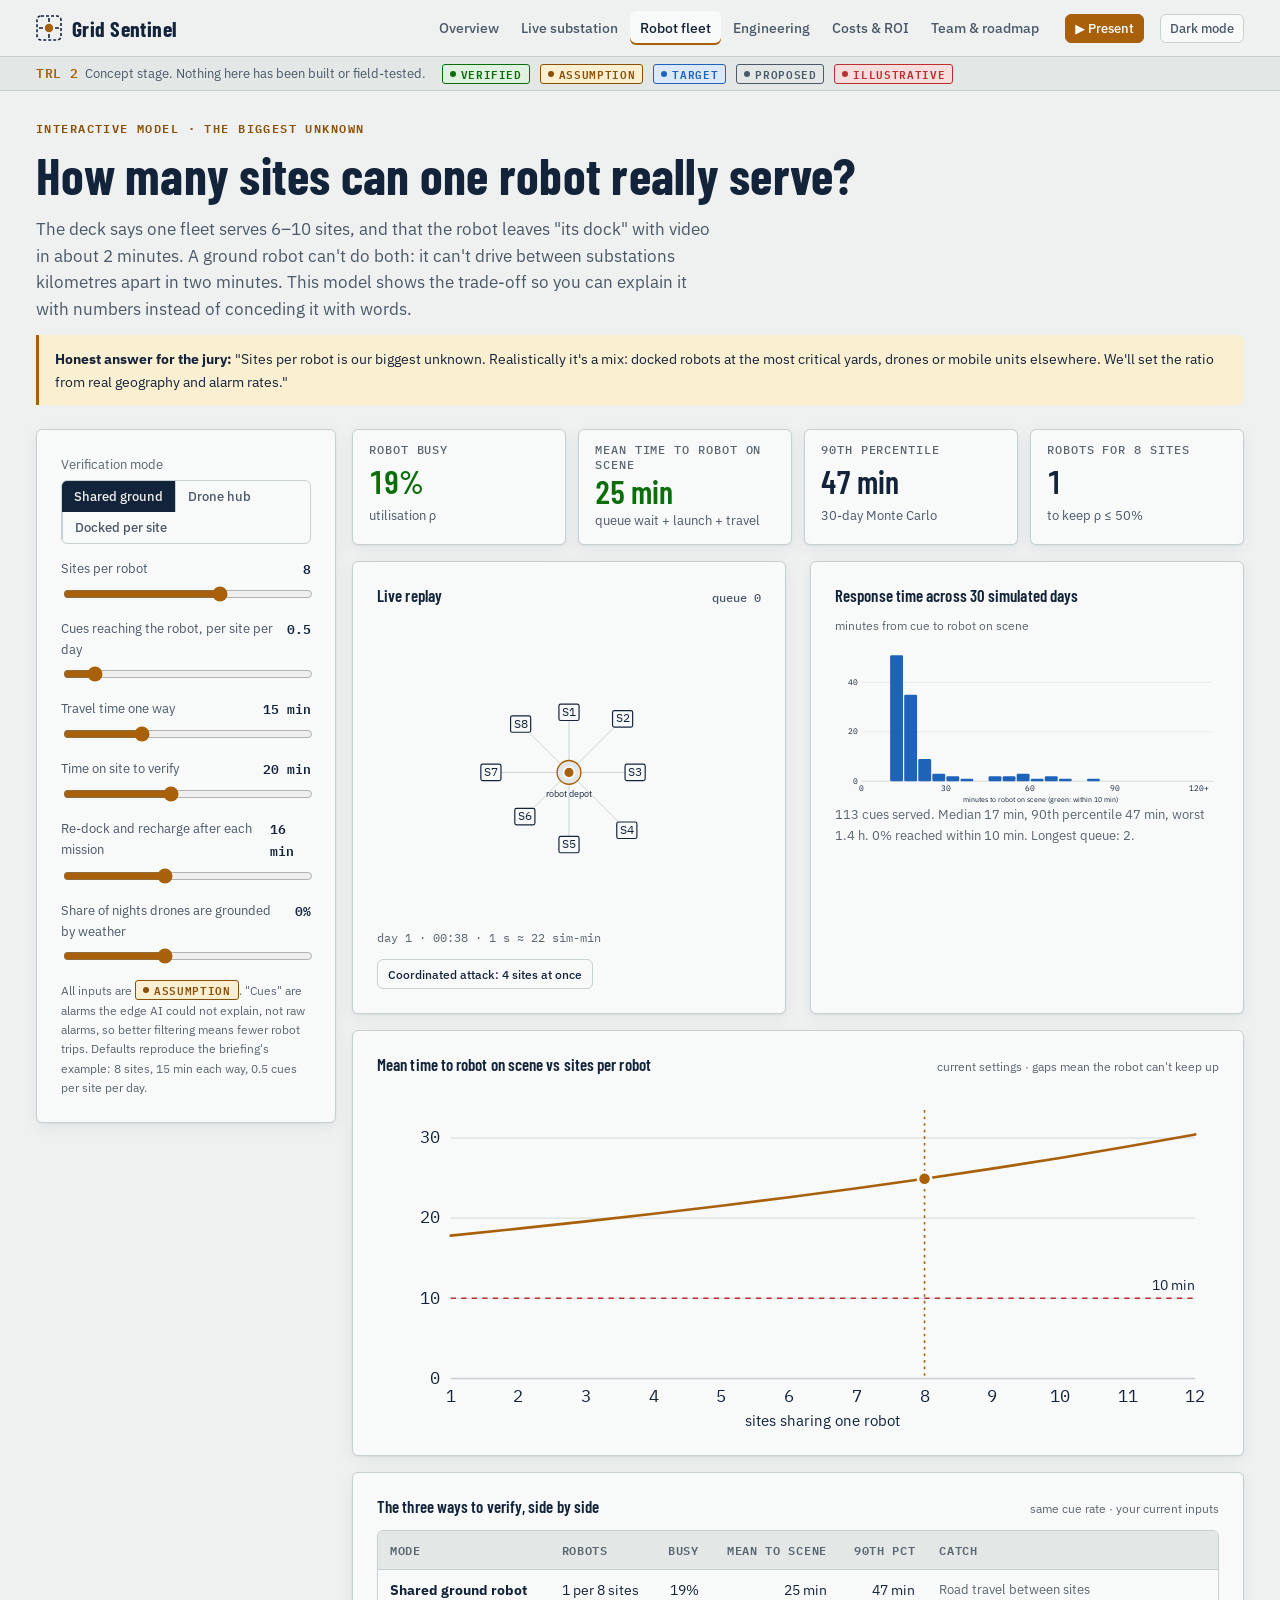
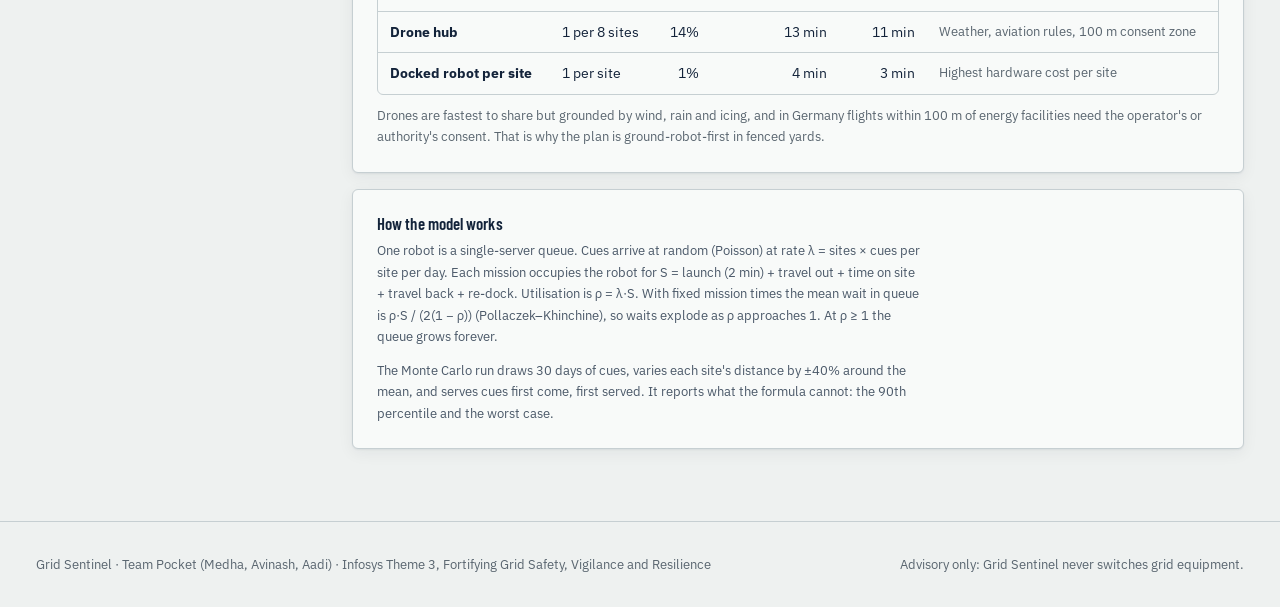
<file: site/fleet.html>
<!doctype html>
<html lang="en">
<head>
<meta charset="utf-8">
<meta name="viewport" content="width=device-width, initial-scale=1, viewport-fit=cover">
<title>Grid Sentinel · Robot Fleet</title>
<meta name="claude:viewport-fit-sides" content="cover">
<link rel="preconnect" href="https://fonts.googleapis.com">
<link rel="preconnect" href="https://fonts.gstatic.com" crossorigin>
<link rel="stylesheet" href="https://fonts.googleapis.com/css2?family=Barlow+Condensed:wght@500;600;700&family=IBM+Plex+Mono:wght@400;500;600&family=IBM+Plex+Sans:wght@400;500;600&display=swap">
<link rel="stylesheet" href="assets/gs.css">
<style>
  .lay { display: grid; grid-template-columns: 300px minmax(0, 1fr); gap: var(--s-4); align-items: start; }
  @media (max-width: 900px) { .lay { grid-template-columns: 1fr; } }
  .ctrl { display: grid; gap: 14px; position: sticky; top: 70px; }
  @media (max-width: 900px) { .ctrl { position: static; } }
  .tiles { display: grid; grid-template-columns: repeat(4, minmax(0, 1fr)); gap: var(--s-3); }
  @media (max-width: 700px) { .tiles { grid-template-columns: repeat(2, minmax(0, 1fr)); } }
  .tiles .panel { padding: var(--s-3) var(--s-4); }
  .map svg { display: block; width: 100%; height: auto; }
  .q { font: 500 .78rem var(--f-mono); color: var(--ink-2); }
  .hist rect:hover { opacity: .75; }
</style>
</head>
<body>
<main class="wrap">
  <div class="page-h">
    <span class="eyebrow">Interactive model · the biggest unknown</span>
    <h1 style="font-size:clamp(2rem,4.6vw,3.2rem)">How many sites can one robot really serve?</h1>
    <p>The deck says one fleet serves 6–10 sites, and that the robot leaves "its dock" with video in about 2 minutes. A ground robot can't do both: it can't drive between substations kilometres apart in two minutes. This model shows the trade-off so you can explain it with numbers instead of conceding it with words.</p>
    <div class="callout"><b>Honest answer for the jury:</b> "Sites per robot is our biggest unknown. Realistically it's a mix: docked robots at the most critical yards, drones or mobile units elsewhere. We'll set the ratio from real geography and alarm rates."</div>
  </div>

  <div class="lay">
    <div class="panel ctrl">
      <div class="field"><span class="small muted">Verification mode</span>
        <div class="seg" id="mode" style="flex-wrap:wrap">
          <button type="button" data-m="shared" aria-pressed="true">Shared ground</button>
          <button type="button" data-m="drone" aria-pressed="false">Drone hub</button>
          <button type="button" data-m="docked" aria-pressed="false">Docked per site</button>
        </div>
      </div>
      <div class="field" id="fN"><label for="n">Sites per robot <output id="nO"></output></label><input id="n" type="range" min="1" max="12" value="8"></div>
      <div class="field"><label for="c">Cues reaching the robot, per site per day <output id="cO"></output></label><input id="c" type="range" min="0.1" max="4" step="0.1" value="0.5"></div>
      <div class="field" id="fT"><label for="t">Travel time one way <output id="tO"></output></label><input id="t" type="range" min="2" max="45" value="15"></div>
      <div class="field"><label for="s">Time on site to verify <output id="sO"></output></label><input id="s" type="range" min="5" max="40" value="20"></div>
      <div class="field"><label for="r">Re-dock and recharge after each mission <output id="rO"></output></label><input id="r" type="range" min="0" max="40" value="16"></div>
      <div class="field" id="fG" hidden><label for="g">Share of nights drones are grounded by weather <output id="gO"></output></label><input id="g" type="range" min="0" max="50" value="20"></div>
      <p class="xs muted">All inputs are <span class="tag a">Assumption</span>. "Cues" are alarms the edge AI could not explain, not raw alarms, so better filtering means fewer robot trips. Defaults reproduce the briefing's example: 8 sites, 15 min each way, 0.5 cues per site per day.</p>
    </div>

    <div class="stack">
      <div class="tiles">
        <div class="panel stat"><span class="k">Robot busy</span><span class="v num" id="kU">—</span><span class="d">utilisation ρ</span></div>
        <div class="panel stat"><span class="k">Mean time to robot on scene</span><span class="v num" id="kR">—</span><span class="d" id="kRd">queue wait + launch + travel</span></div>
        <div class="panel stat"><span class="k">90th percentile</span><span class="v num" id="kP">—</span><span class="d">30-day Monte Carlo</span></div>
        <div class="panel stat"><span class="k">Robots for 8 sites</span><span class="v num" id="kF">—</span><span class="d">to keep ρ ≤ 50%</span></div>
      </div>

      <div class="grid-2">
        <div class="panel map">
          <div class="panel-h"><h4>Live replay</h4><span class="q" id="mq">queue 0</span></div>
          <svg id="map" viewBox="0 0 420 340" role="img" aria-label="Map of sites around a robot hub, with cues appearing and the robot travelling to each"></svg>
          <div class="row" style="justify-content:space-between"><span class="xs muted mono" id="mclock">day 1 · 00:00</span><div class="row" style="gap:6px"><button class="btn" id="attack" type="button" style="font-size:.78rem;padding:6px 10px">Coordinated attack: 4 sites at once</button></div></div>
        </div>
        <div class="panel">
          <div class="panel-h"><h4>Response time across 30 simulated days</h4><span class="xs muted">minutes from cue to robot on scene</span></div>
          <svg id="hist" class="hist" viewBox="0 0 640 260" role="img" aria-label="Histogram of response times" style="width:100%;height:auto;display:block"></svg>
          <p class="small muted" id="mcNote"></p>
        </div>
      </div>

      <div class="panel">
        <div class="panel-h"><h4>Mean time to robot on scene vs sites per robot</h4><span class="xs muted">current settings · gaps mean the robot can't keep up</span></div>
        <svg id="curve" role="img" aria-label="Mean response time rises with the number of sites per robot" style="width:100%;height:auto;display:block"></svg>
      </div>

      <div class="panel">
        <div class="panel-h"><h4>The three ways to verify, side by side</h4><span class="xs muted">same cue rate · your current inputs</span></div>
        <div class="tbl-wrap" style="box-shadow:none"><table id="cmp"></table></div>
        <p class="small muted" style="margin-top:10px">Drones are fastest to share but grounded by wind, rain and icing, and in Germany flights within 100 m of energy facilities need the operator's or authority's consent. That is why the plan is ground-robot-first in fenced yards.</p>
      </div>

      <div class="panel">
        <h4>How the model works</h4>
        <div class="prose small" style="margin-top:8px">
          <p>One robot is a single-server queue. Cues arrive at random (Poisson) at rate λ = sites × cues per site per day. Each mission occupies the robot for S = launch (2 min) + travel out + time on site + travel back + re-dock. Utilisation is ρ = λ·S. With fixed mission times the mean wait in queue is ρ·S / (2(1 − ρ)) (Pollaczek–Khinchine), so waits explode as ρ approaches 1. At ρ ≥ 1 the queue grows forever.</p>
          <p>The Monte Carlo run draws 30 days of cues, varies each site's distance by ±40% around the mean, and serves cues first come, first served. It reports what the formula cannot: the 90th percentile and the worst case.</p>
        </div>
      </div>
    </div>
  </div>
</main>

<script src="assets/gs.js"></script>
<script>
(function () {
  const $ = id => document.getElementById(id), { el } = GS;
  let mode = "shared";
  const LAUNCH = 2;
  function P() {
    const n = mode === "docked" ? 1 : +$("n").value;
    const t = mode === "docked" ? 2 : mode === "drone" ? Math.max(3, Math.round(+$("t").value * 0.45)) : +$("t").value;
    return { n, c: +$("c").value, t, s: +$("s").value, r: +$("r").value, g: mode === "drone" ? +$("g").value / 100 : 0 };
  }
  function analytic(p, n = p.n) {
    const lam = n * p.c / 1440, S = LAUNCH + 2 * p.t + p.s + p.r, rho = lam * S;
    if (rho >= 1) return { rho, S, resp: Infinity };
    const wq = rho * S / (2 * (1 - rho));
    return { rho, S, wq, resp: wq + LAUNCH + p.t };
  }
  function rng(seed) { let s = seed >>> 0; return () => ((s = (s * 1664525 + 1013904223) >>> 0) / 4294967296); }
  function monteCarlo(p, days = 30) {
    const R = rng(42), lam = p.n * p.c / 1440;
    const dist = Array.from({ length: p.n }, (_, i) => p.t * (0.6 + 0.8 * ((i * 0.618) % 1)));
    let t = 0, free = 0; const res = []; let grounded = 0, maxQ = 0; const pend = [];
    const end = days * 1440;
    while (true) {
      t += -Math.log(1 - R()) / lam; if (t > end) break;
      const site = Math.floor(R() * p.n), d = dist[site];
      if (p.g && R() < p.g) { grounded++; continue; }
      const startT = Math.max(t, free);
      while (pend.length && pend[0] <= t) pend.shift();
      pend.push(startT); maxQ = Math.max(maxQ, pend.length);
      res.push(startT - t + LAUNCH + d);
      free = startT + LAUNCH + 2 * d + p.s + p.r;
    }
    res.sort((a, b) => a - b);
    const q = f => res.length ? res[Math.min(res.length - 1, Math.floor(f * res.length))] : NaN;
    return { res, p50: q(.5), p90: q(.9), max: res[res.length - 1] || 0, n: res.length, grounded, within10: res.filter(x => x <= 10).length / Math.max(1, res.length), maxQ, backlog: free - end };
  }
  const fm = m => !isFinite(m) ? "∞" : m < 60 ? `${m.toFixed(0)} min` : `${(m / 60).toFixed(1)} h`;

  function render() {
    const p = P();
    $("nO").textContent = mode === "docked" ? "1 (own robot)" : p.n;
    $("cO").textContent = p.c.toFixed(1); $("tO").textContent = mode === "docked" ? "~2 min in yard" : mode === "drone" ? `${p.t} min by air` : `${p.t} min`;
    $("sO").textContent = p.s + " min"; $("rO").textContent = p.r + " min"; $("gO").textContent = Math.round(p.g * 100) + "%";
    $("fN").hidden = mode === "docked"; $("fG").hidden = mode !== "drone";
    const a = analytic(p);
    $("kU").textContent = a.rho >= 1 ? ">100%" : Math.round(a.rho * 100) + "%";
    $("kU").className = "v num " + (a.rho >= 1 ? "bad" : a.rho > .6 ? "mid" : "good");
    $("kR").textContent = a.rho >= 1 ? "can't keep up" : fm(a.resp);
    $("kR").className = "v num " + (a.rho >= 1 ? "bad" : a.resp > 30 ? "mid" : "good");
    let k = 1; while (k < 20 && analytic(p, Math.ceil(8 / k)).rho > .5) k++;
    $("kF").textContent = mode === "docked" ? "8" : k;
    const mc = monteCarlo(p);
    $("kP").textContent = a.rho >= 1 ? "—" : fm(mc.p90);
    $("mcNote").innerHTML = a.rho >= 1
      ? `<b style="color:var(--crit)">Overloaded.</b> After 30 days the robot is ${fm(mc.backlog)} behind. Cues arrive faster than one robot can finish missions.`
      : `${mc.n} cues served. Median ${fm(mc.p50)}, 90th percentile ${fm(mc.p90)}, worst ${fm(mc.max)}. ${Math.round(mc.within10 * 100)}% reached within 10 min. Longest queue: ${mc.maxQ}.` + (mc.grounded ? ` ${mc.grounded} cues fell back to crews because drones were grounded.` : "");
    hist(mc, a.rho >= 1);
    curve(p);
    compare(p);
  }

  function hist(mc, over) {
    const svg = $("hist"); svg.innerHTML = "";
    const W = 640, H = 260, m = { l: 44, r: 10, t: 12, b: 38 };
    const cap = 120, bw = 5, bins = new Array(cap / bw + 1).fill(0);
    mc.res.forEach(v => bins[Math.min(bins.length - 1, Math.floor(v / bw))]++);
    const mx = Math.max(1, ...bins);
    const X = i => m.l + i * (W - m.l - m.r) / bins.length, Y = v => m.t + (1 - v / mx) * (H - m.t - m.b);
    GS.niceTicks(0, mx, 4).forEach(t => {
      el("line", { x1: m.l, x2: W - m.r, y1: Y(t), y2: Y(t), stroke: "var(--line)", "stroke-width": t ? .6 : 1.2 }, svg);
      const tx = el("text", { x: m.l - 6, y: Y(t) + 4, "text-anchor": "end", "font-size": 11, fill: "var(--ink-3)", class: "mono" }, svg); tx.textContent = t;
    });
    bins.forEach((b, i) => {
      if (!b) return;
      const r = el("rect", { x: X(i) + 1, y: Y(b), width: (W - m.l - m.r) / bins.length - 2, height: Math.max(1, H - m.b - Y(b)), rx: 2, fill: i * bw < 10 ? "var(--ok)" : over ? "var(--crit)" : "var(--live)" }, svg);
      r.addEventListener("pointermove", e => GS.tip(`${i * bw}${i === bins.length - 1 ? "+" : "–" + (i + 1) * bw} min: <b>${b}</b> cues`, e.clientX, e.clientY));
      r.addEventListener("pointerleave", () => GS.tip(null));
    });
    [0, 30, 60, 90, 120].forEach(v => { const t = el("text", { x: X(v / bw), y: H - m.b + 16, "text-anchor": "middle", "font-size": 11, fill: "var(--ink-3)", class: "mono" }, svg); t.textContent = v === 120 ? "120+" : v; });
    const l = el("text", { x: (m.l + W) / 2, y: H - 4, "text-anchor": "middle", "font-size": 11.5, fill: "var(--ink-2)" }, svg); l.textContent = "minutes to robot on scene (green: within 10 min)";
  }
  function curve(p) {
    const xs = Array.from({ length: 12 }, (_, i) => i + 1);
    const vals = xs.map(n => { const a = analytic(p, n); return a.rho >= 1 ? NaN : a.resp; });
    const finite = vals.filter(isFinite);
    GS.lineChart($("curve"), {
      xs, series: [{ name: "mean time to scene", color: "var(--accent)", values: vals }],
      yMin: 0, yMax: Math.max(30, Math.min(240, Math.max(...finite, 0) * 1.1)), xLabel: "sites sharing one robot", xFmt: x => x, xUnit: " sites",
      yFmt: (v, tip) => tip ? fm(v) : v, refY: { value: 10, label: "10 min" }, markX: mode === "docked" ? null : p.n, height: 260,
    });
  }
  function compare(p) {
    const rows = [
      ["Shared ground robot", { ...p, t: +$("t").value, g: 0, n: +$("n").value }, "1 per " + $("n").value + " sites"],
      ["Drone hub", { ...p, t: Math.max(3, Math.round(+$("t").value * .45)), g: +$("g").value / 100, n: +$("n").value }, "1 per " + $("n").value + " sites"],
      ["Docked robot per site", { ...p, t: 2, g: 0, n: 1 }, "1 per site"],
    ];
    $("cmp").innerHTML = `<thead><tr><th>Mode</th><th>Robots</th><th class="r">Busy</th><th class="r">Mean to scene</th><th class="r">90th pct</th><th>Catch</th></tr></thead><tbody>` +
      rows.map(([name, q, robots], i) => {
        const a = analytic(q), mc = monteCarlo(q, 30);
        const catchTxt = ["Road travel between sites", "Weather, aviation rules, 100 m consent zone", "Highest hardware cost per site"][i];
        return `<tr><td><b>${name}</b></td><td>${robots}</td><td class="r">${a.rho >= 1 ? ">100%" : Math.round(a.rho * 100) + "%"}</td><td class="r">${a.rho >= 1 ? "overloaded" : fm(a.resp)}</td><td class="r">${a.rho >= 1 ? "—" : fm(mc.p90)}</td><td class="small muted">${catchTxt}</td></tr>`;
      }).join("") + "</tbody>";
  }

  /* ---------- live replay ---------- */
  const map = $("map");
  let sites = [], robot = { x: 210, y: 170, busy: null, phase: "idle", t0: 0 }, queue = [], simMin = 0;
  let mapEls = {};
  function buildMap() {
    map.innerHTML = "";
    const p = P(), n = mode === "docked" ? 8 : p.n;
    const cx = 210, cy = 170;
    sites = Array.from({ length: n }, (_, i) => {
      const a = (i / n) * Math.PI * 2 - Math.PI / 2, f = .6 + .8 * ((i * .618) % 1);
      const rad = mode === "docked" ? 120 : Math.min(150, 45 + p.t * 4.2 * f * .55);
      return { x: cx + Math.cos(a) * rad, y: cy + Math.sin(a) * rad, d: p.t * f, cue: 0 };
    });
    const ring = el("circle", { cx, cy, r: 4, fill: "none" }, map);
    sites.forEach((s, i) => {
      if (mode !== "docked") el("line", { x1: cx, y1: cy, x2: s.x, y2: s.y, stroke: "var(--line)", "stroke-width": 1, "stroke-dasharray": mode === "drone" ? "2 4" : "" }, map);
      s.el = el("rect", { x: s.x - 11, y: s.y - 9, width: 22, height: 18, rx: 2, fill: "var(--panel)", stroke: "currentColor", "stroke-width": 1.3 }, map);
      const t = el("text", { x: s.x, y: s.y + 4, "text-anchor": "middle", "font-size": 10, class: "mono" }, map); t.textContent = "S" + (i + 1);
      if (mode === "docked") el("rect", { x: s.x + 12, y: s.y + 4, width: 7, height: 6, rx: 1, fill: "var(--accent)" }, map);
    });
    if (mode !== "docked") {
      el("circle", { cx, cy, r: 13, fill: "var(--panel-2)", stroke: "var(--accent)", "stroke-width": 1.5 }, map);
      const t = el("text", { x: cx, y: cy + 27, "text-anchor": "middle", "font-size": 10, fill: "var(--accent-ink)" }, map); t.textContent = mode === "drone" ? "drone hub" : "robot depot";
    }
    mapEls.robot = el("circle", { cx, cy, r: 6, fill: "var(--accent)", stroke: "var(--panel)", "stroke-width": 2 }, map);
    if (mode === "docked") mapEls.robot.setAttribute("opacity", 0);
    robot = { x: cx, y: cy, phase: "idle" }; queue = [];
  }
  let last = performance.now(), acc = 0, R2 = rng(7);
  const MIN_MS = 45;
  function tick(now) {
    const dt = Math.min(200, now - last); last = now; acc += dt;
    const p = P();
    while (acc >= MIN_MS) {
      acc -= MIN_MS; simMin++;
      const lam = sites.length * p.c / 1440;
      if (R2() < lam) { const i = Math.floor(R2() * sites.length); queue.push({ i, at: simMin }); sites[i].cue = 1; }
      stepRobot(p);
    }
    sites.forEach(s => s.el && s.el.setAttribute("fill", s.cue ? "var(--crit)" : "var(--panel)"));
    if (mapEls.robot && mode !== "docked") { mapEls.robot.setAttribute("cx", robot.x); mapEls.robot.setAttribute("cy", robot.y); }
    $("mq").textContent = `queue ${queue.length}` + (robot.phase !== "idle" ? ` · robot ${robot.phase}` : "");
    const d = Math.floor(simMin / 1440) + 1, h = Math.floor(simMin % 1440 / 60), mi = simMin % 60;
    $("mclock").textContent = `day ${d} · ${String(h).padStart(2, "0")}:${String(mi).padStart(2, "0")} · 1 s ≈ ${Math.round(1000 / MIN_MS)} sim-min`;
    requestAnimationFrame(tick);
  }
  function stepRobot(p) {
    if (mode === "docked") { queue.forEach(q => { sites[q.i].cue = 0; }); queue = []; return; }
    const hub = { x: 210, y: 170 };
    if (robot.phase === "idle" && queue.length) { robot.job = queue.shift(); robot.phase = "out"; robot.t = 0; robot.dur = LAUNCH + sites[robot.job.i].d; }
    if (robot.phase === "idle") return;
    robot.t++;
    const s = sites[robot.job.i];
    if (robot.phase === "out") { const k = Math.min(1, robot.t / robot.dur); robot.x = hub.x + (s.x - hub.x) * k; robot.y = hub.y + (s.y - hub.y) * k; if (k >= 1) { robot.phase = "verifying"; robot.t = 0; } }
    else if (robot.phase === "verifying") { if (robot.t >= p.s) { s.cue = queue.some(q => q.i === robot.job.i) ? 1 : 0; robot.phase = "back"; robot.t = 0; } }
    else if (robot.phase === "back") { const k = Math.min(1, robot.t / s.d); robot.x = s.x + (hub.x - s.x) * k; robot.y = s.y + (hub.y - s.y) * k; if (k >= 1) { robot.phase = "recharging"; robot.t = 0; } }
    else if (robot.phase === "recharging") { if (robot.t >= p.r) robot.phase = "idle"; }
  }
  $("attack").addEventListener("click", () => {
    const idx = [...sites.keys()].sort(() => R2() - .5).slice(0, Math.min(4, sites.length));
    idx.forEach(i => { queue.push({ i, at: simMin }); sites[i].cue = 1; });
    const p = P(), S = LAUNCH + 2 * p.t + p.s + p.r;
    $("mcNote").innerHTML = mode === "docked"
      ? "<b>Coordinated attack:</b> every site has its own robot, so all four are on scene in about 2 minutes."
      : `<b>Coordinated attack:</b> one robot, four cues. The last site waits roughly ${fm(3 * S + LAUNCH + p.t)}. This is exactly when a shared fleet is weakest, so every cue alerts the operator at once with a "possible coordinated event" flag, and robots go to the most critical sites first.`;
  });

  $("mode").addEventListener("click", e => {
    const b = e.target.closest("button"); if (!b) return;
    mode = b.dataset.m; [...$("mode").children].forEach(x => x.setAttribute("aria-pressed", x === b));
    render(); buildMap();
  });
  ["n", "c", "t", "s", "r", "g"].forEach(id => $(id).addEventListener("input", () => { render(); if (id === "n" || id === "t") buildMap(); }));
  render(); buildMap();
  if (!matchMedia("(prefers-reduced-motion: reduce)").matches) requestAnimationFrame(tick);
  document.addEventListener("gs:theme", render);
})();
</script>
</body>
</html>
</file>
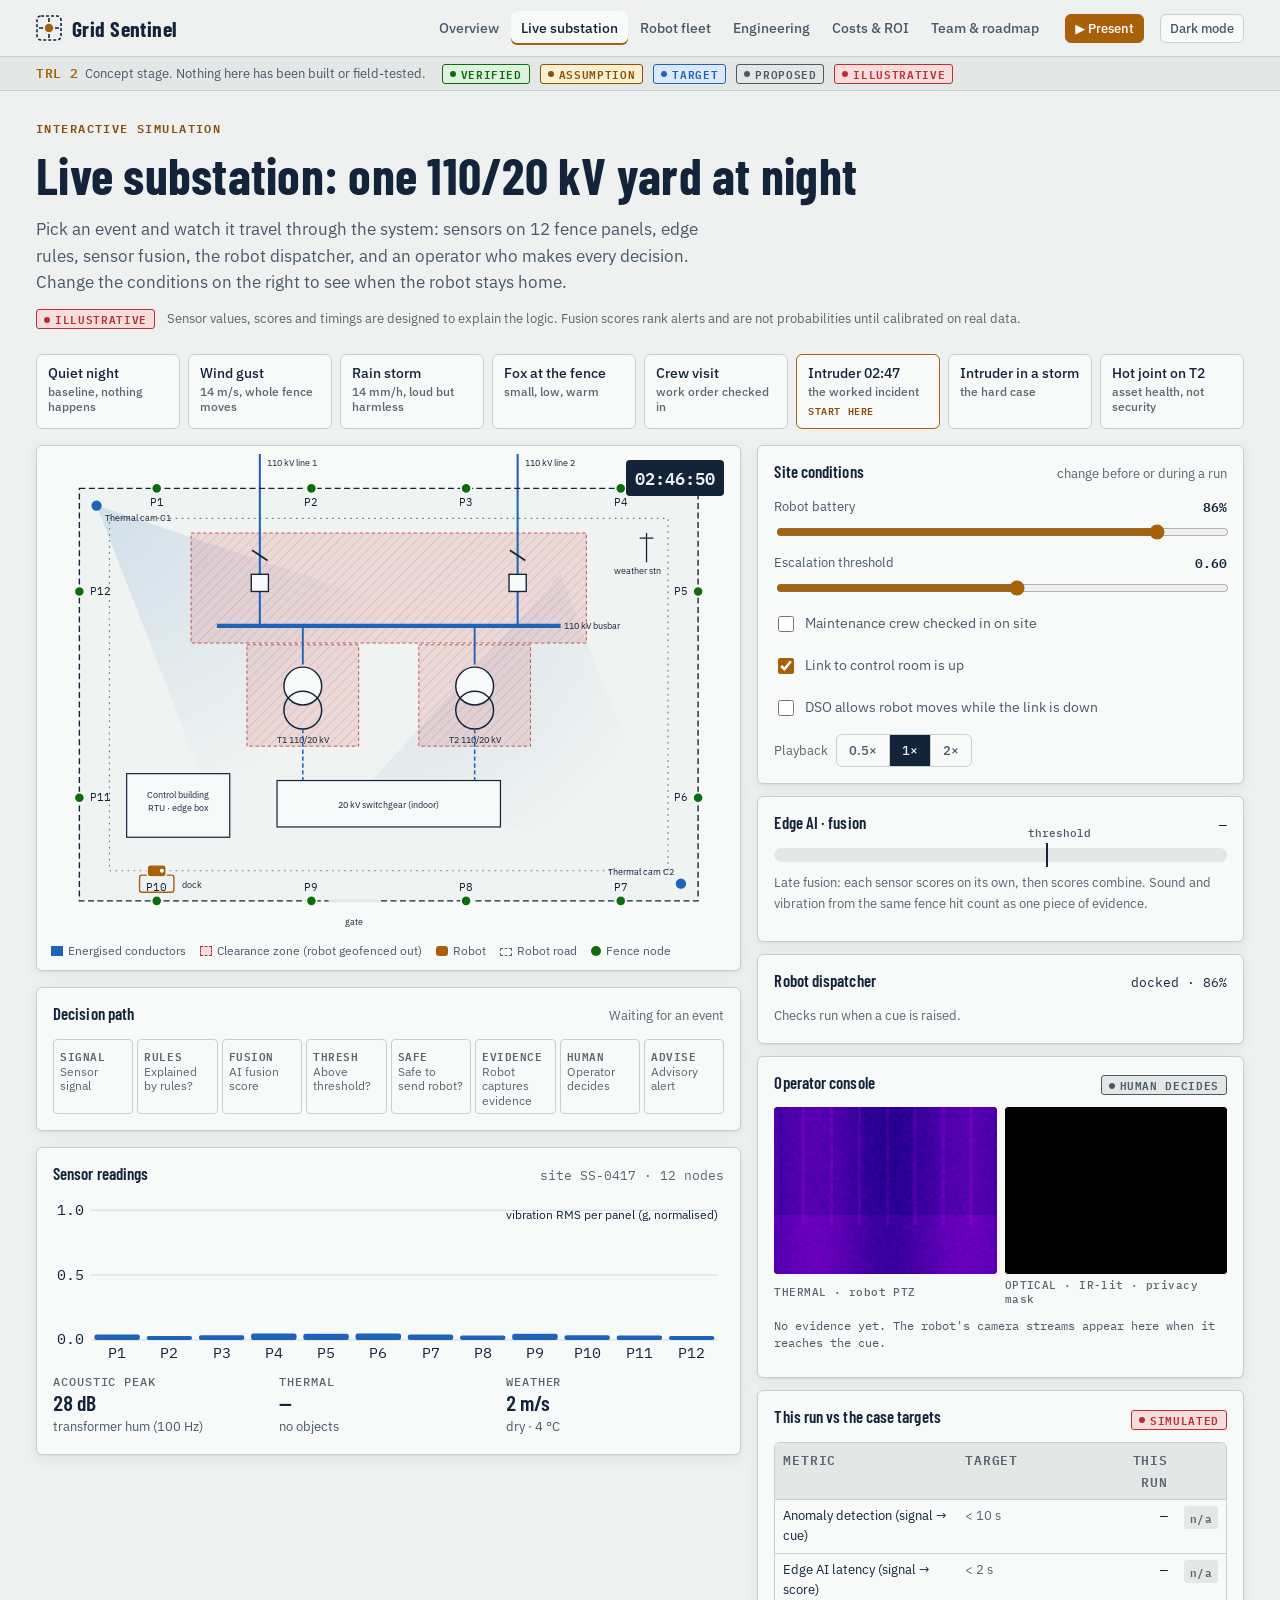
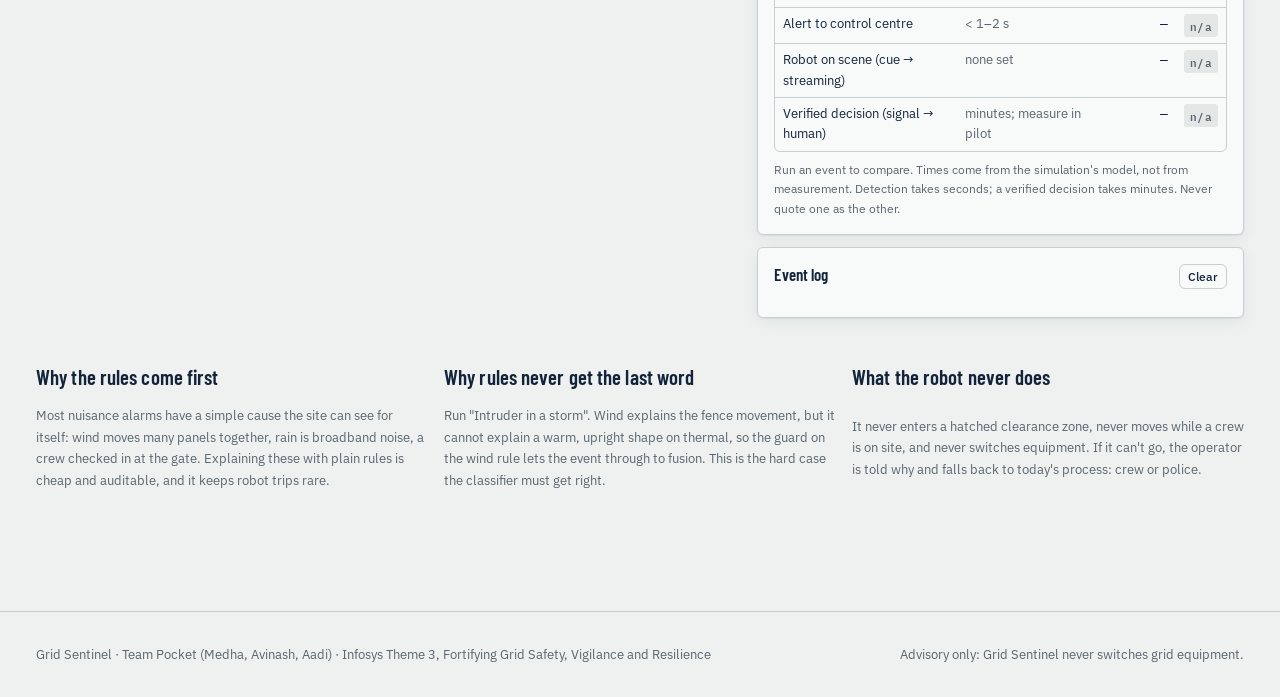
<file: site/simulation.html>
<!doctype html>
<html lang="en">
<head>
<meta charset="utf-8">
<meta name="viewport" content="width=device-width, initial-scale=1, viewport-fit=cover">
<title>Grid Sentinel · Live Substation</title>
<meta name="claude:viewport-fit-sides" content="cover">
<link rel="preconnect" href="https://fonts.googleapis.com">
<link rel="preconnect" href="https://fonts.gstatic.com" crossorigin>
<link rel="stylesheet" href="https://fonts.googleapis.com/css2?family=Barlow+Condensed:wght@500;600;700&family=IBM+Plex+Mono:wght@400;500;600&family=IBM+Plex+Sans:wght@400;500;600&display=swap">
<link rel="stylesheet" href="assets/gs.css">
<style>
  .sim { display: grid; grid-template-columns: minmax(0, 1.45fr) minmax(0, 1fr); gap: var(--s-4); align-items: start; }
  @media (max-width: 1020px) { .sim { grid-template-columns: 1fr; } }
  .scen { display: grid; grid-template-columns: repeat(8, minmax(0, 1fr)); gap: 8px; }
  @media (max-width: 1100px) { .scen { grid-template-columns: repeat(4, minmax(0, 1fr)); } }
  @media (max-width: 520px) { .scen { grid-template-columns: repeat(2, minmax(0, 1fr)); } }
  .scen .btn.start { border-color: var(--accent); }
  .scen .btn.start::after { content: "Start here"; font: 600 .62rem var(--f-mono); letter-spacing: .06em; text-transform: uppercase; color: var(--accent-ink); }
  .scen .btn { justify-content: flex-start; text-align: left; flex-direction: column; align-items: flex-start; gap: 2px; padding: 9px 11px; }
  .scen .btn small { color: var(--ink-3); font-size: .74rem; }
  .scen .btn.sel small { color: var(--ink-2); }
  .yard-box { background: var(--panel); border: 1px solid var(--line); border-radius: var(--r); padding: 8px; box-shadow: var(--shadow); position: relative; }
  .yard-box svg { display: block; width: 100%; height: auto; }
  .clock { position: absolute; top: 14px; right: 16px; font: 600 1.05rem var(--f-mono); background: var(--ink); color: var(--bg); padding: 4px 9px; border-radius: 4px; font-variant-numeric: tabular-nums; }
  .yard-legend { display: flex; flex-wrap: wrap; gap: 14px; font-size: .76rem; color: var(--ink-2); padding: 6px 6px 2px; }
  .yard-legend i { display: inline-block; width: 12px; height: 10px; margin-right: 5px; vertical-align: -1px; }
  .steps { display: grid; grid-template-columns: repeat(8, minmax(0, 1fr)); gap: 4px; }
  @media (max-width: 700px) { .steps { grid-template-columns: repeat(4, minmax(0, 1fr)); } }
  .step { border: 1px solid var(--line); border-radius: 4px; padding: 6px 6px 5px; font-size: .72rem; line-height: 1.25; color: var(--ink-3); background: var(--panel); min-height: 50px; }
  .step b { display: block; font: 600 .66rem var(--f-mono); letter-spacing: .05em; }
  .step.active { border-color: var(--accent); color: var(--ink); box-shadow: inset 0 0 0 1px var(--accent); }
  .step.pass { border-color: var(--ok); color: var(--ink); background: var(--ok-bg); }
  .step.stop { border-color: var(--ink-3); color: var(--ink); background: var(--panel-2); }
  .step.fail { border-color: var(--crit); color: var(--ink); background: var(--crit-bg); }
  .console { display: grid; gap: var(--s-3); }
  .console .panel { padding: var(--s-4); }
  .gauge { position: relative; height: 14px; border-radius: 7px; background: var(--panel-2); overflow: visible; }
  .gauge .fill { position: absolute; inset: 0 auto 0 0; width: 0; border-radius: 7px; background: var(--live); transition: width .6s ease, background .3s; }
  .gauge .thr { position: absolute; top: -5px; bottom: -5px; width: 2px; background: var(--ink); }
  .gauge .thr span { position: absolute; top: -17px; left: -18px; font: 500 .66rem var(--f-mono); color: var(--ink-2); white-space: nowrap; }
  .contrib { display: grid; gap: 6px; margin-top: 10px; font-size: .8rem; }
  .contrib div { display: grid; grid-template-columns: 1fr 52px; gap: 8px; align-items: center; }
  .contrib .bar { height: 6px; border-radius: 3px; background: var(--panel-2); position: relative; grid-column: 1 / -1; }
  .contrib .bar i { position: absolute; inset: 0 auto 0 0; background: var(--ink-3); border-radius: 3px; }
  .checks { display: grid; gap: 5px; font-size: .82rem; }
  .checks div { display: flex; gap: 8px; align-items: baseline; }
  .checks .ic { font: 700 .8rem var(--f-mono); width: 16px; flex: none; }
  .checks .ok { color: var(--ok); } .checks .no { color: var(--crit); } .checks .na { color: var(--ink-3); }
  .log { font: 400 .76rem/1.5 var(--f-mono); max-height: 260px; overflow: auto; display: grid; gap: 3px; }
  .log div { display: grid; grid-template-columns: 64px 1fr; gap: 8px; }
  .log .ts { color: var(--accent-ink); }
  .log .k-human { color: var(--ok); font-weight: 600; }
  .log .k-warn { color: var(--crit); }
  .log .k-dim { color: var(--ink-3); }
  .op { display: grid; gap: var(--s-3); }
  .cams { display: grid; grid-template-columns: 1fr 1fr; gap: 8px; }
  .cams figure { gap: 4px; }
  .cams canvas { width: 100%; aspect-ratio: 4 / 3; height: auto; border-radius: 4px; background: #000; image-rendering: pixelated; display: block; }
  .cams figcaption { font: 500 .68rem var(--f-mono); letter-spacing: .04em; color: var(--ink-3); }
  .kpi td, .kpi th { padding: 6px 8px; font-size: .8rem; }
  .pill { display: inline-block; font: 600 .66rem var(--f-mono); padding: 2px 6px; border-radius: 3px; letter-spacing: .04em; }
  .pill.met { background: var(--ok-bg); color: var(--ok); } .pill.miss { background: var(--crit-bg); color: var(--crit); } .pill.na { background: var(--panel-2); color: var(--ink-3); }
  .ev-meta { font: 400 .72rem/1.45 var(--f-mono); color: var(--ink-2); word-break: break-all; }
  .op-actions { display: flex; gap: 8px; flex-wrap: wrap; margin-top: 10px; }
  .readout { display: grid; grid-template-columns: repeat(3, minmax(0, 1fr)); gap: 8px; margin-top: 8px; }
  .readout .stat .v { font-size: 1.35rem; }
  .advisory { font: 400 .74rem/1.5 var(--f-mono); background: var(--panel-2); border-radius: 4px; padding: 8px 10px; margin-top: 10px; white-space: pre-wrap; }
  .pulse-ring { animation: pulse 1.6s ease-out infinite; }
  .blink { animation: blink 1s step-end infinite; }
</style>
</head>
<body>
<main class="wrap">
  <div class="page-h">
    <span class="eyebrow">Interactive simulation</span>
    <h1 style="font-size:clamp(2rem,4.6vw,3.2rem)">Live substation: one 110/20 kV yard at night</h1>
    <p>Pick an event and watch it travel through the system: sensors on 12 fence panels, edge rules, sensor fusion, the robot dispatcher, and an operator who makes every decision. Change the conditions on the right to see when the robot stays home.</p>
    <div class="row"><span class="tag i">Illustrative</span><span class="small muted">Sensor values, scores and timings are designed to explain the logic. Fusion scores rank alerts and are not probabilities until calibrated on real data.</span></div>
  </div>

  <div class="stack" style="margin-bottom:var(--s-4)">
    <div class="scen" id="scen"></div>
  </div>

  <div class="sim">
    <div class="stack">
      <div class="yard-box">
        <span class="clock" id="clock">02:46:50</span>
        <svg id="yard" viewBox="0 0 800 560" role="img" aria-label="Top-down plan of a fenced 110/20 kV substation with 12 fence sensor nodes, two thermal cameras, a weather station, a robot dock and hatched electrical clearance zones"></svg>
        <div class="yard-legend">
          <span><i style="background:var(--live)"></i>Energised conductors</span>
          <span><i style="background:var(--hatch);border:1px dashed var(--crit)"></i>Clearance zone (robot geofenced out)</span>
          <span><i style="background:var(--accent);border-radius:3px"></i>Robot</span>
          <span><i style="border:1.5px dashed var(--ink-3);height:8px"></i>Robot road</span>
          <span><i style="background:var(--ok);border-radius:50%;width:10px"></i>Fence node</span>
        </div>
      </div>
      <div class="panel tight">
        <div class="panel-h"><h4>Decision path</h4><span class="small muted" id="pathNote">Waiting for an event</span></div>
        <div class="steps" id="steps"></div>
      </div>
      <div class="panel tight">
        <div class="panel-h"><h4>Sensor readings</h4><span class="small muted mono" id="sensNote">site SS-0417 · 12 nodes</span></div>
        <svg id="vib" viewBox="0 0 600 150" role="img" aria-label="Vibration amplitude per fence panel" style="width:100%;height:auto;display:block"></svg>
        <div class="readout">
          <div class="stat"><span class="k">Acoustic peak</span><span class="v num" id="acDb">28 dB</span><span class="d" id="acCls">transformer hum (100 Hz)</span></div>
          <div class="stat"><span class="k">Thermal</span><span class="v num" id="thV">—</span><span class="d" id="thCls">no objects</span></div>
          <div class="stat"><span class="k">Weather</span><span class="v num" id="wxV">2 m/s</span><span class="d" id="wxCls">dry · 4 °C</span></div>
        </div>
      </div>
    </div>

    <div class="console">
      <div class="panel">
        <div class="panel-h"><h4>Site conditions</h4><span class="small muted">change before or during a run</span></div>
        <div class="stack" style="gap:10px">
          <div class="field"><label for="batt">Robot battery <output id="battO">86%</output></label><input id="batt" type="range" min="5" max="100" value="86"></div>
          <div class="field"><label for="thr">Escalation threshold <output id="thrO">0.60</output></label><input id="thr" type="range" min="0.2" max="0.95" step="0.05" value="0.6"></div>
          <label class="check"><input type="checkbox" id="crew"> Maintenance crew checked in on site</label>
          <label class="check"><input type="checkbox" id="link" checked> Link to control room is up</label>
          <label class="check"><input type="checkbox" id="unsup"> DSO allows robot moves while the link is down</label>
          <div class="row" style="gap:8px"><span class="small muted">Playback</span><div class="seg" id="speed"><button type="button" data-s="0.5" aria-pressed="false">0.5×</button><button type="button" data-s="1" aria-pressed="true">1×</button><button type="button" data-s="2" aria-pressed="false">2×</button></div></div>
        </div>
      </div>
      <div class="panel">
        <div class="panel-h"><h4>Edge AI · fusion</h4><span class="mono small" id="scoreVal">—</span></div>
        <div class="gauge"><div class="fill" id="scoreFill"></div><div class="thr" id="thrMark"><span>threshold</span></div></div>
        <div class="contrib" id="contrib"><p class="small muted">Late fusion: each sensor scores on its own, then scores combine. Sound and vibration from the same fence hit count as one piece of evidence.</p></div>
        <p class="small" id="ruleOut" style="margin-top:10px"></p>
      </div>
      <div class="panel">
        <div class="panel-h"><h4>Robot dispatcher</h4><span class="small mono" id="robotState">docked · 86%</span></div>
        <div class="checks" id="checks"><p class="small muted">Checks run when a cue is raised.</p></div>
      </div>
      <div class="panel">
        <div class="panel-h"><h4>Operator console</h4><span class="tag p" id="opTag">Human decides</span></div>
        <div class="op">
          <div class="cams">
            <figure><canvas id="cam" width="64" height="48" role="img" aria-label="Robot thermal camera view"></canvas><figcaption>THERMAL · robot PTZ</figcaption></figure>
            <figure><canvas id="opt" width="128" height="96" role="img" aria-label="Robot optical camera view with privacy blur beyond the fence"></canvas><figcaption id="optCap">OPTICAL · IR-lit · privacy mask</figcaption></figure>
          </div>
          <div class="ev-meta" id="evMeta">No evidence yet. The robot's camera streams appear here when it reaches the cue.</div>
        </div>
        <div class="op-actions" id="opActions"></div>
        <div id="advisory"></div>
      </div>
      <div class="panel" id="kpiPanel">
        <div class="panel-h"><h4>This run vs the case targets</h4><span class="tag i">Simulated</span></div>
        <div class="tbl-wrap" style="box-shadow:none"><table class="kpi" id="kpi"></table></div>
        <p class="xs muted" style="margin-top:8px" id="kpiNote">Run an event to compare. Times come from the simulation's model, not from measurement. Detection takes seconds; a verified decision takes minutes. Never quote one as the other.</p>
      </div>
      <div class="panel">
        <div class="panel-h"><h4>Event log</h4><button class="btn" id="clearLog" type="button" style="padding:4px 8px;font-size:.76rem">Clear</button></div>
        <div class="log" id="log" aria-live="polite"></div>
      </div>
    </div>
  </div>

  <section>
    <div class="grid-3">
      <div class="stack"><h3>Why the rules come first</h3><p class="small muted">Most nuisance alarms have a simple cause the site can see for itself: wind moves many panels together, rain is broadband noise, a crew checked in at the gate. Explaining these with plain rules is cheap and auditable, and it keeps robot trips rare.</p></div>
      <div class="stack"><h3>Why rules never get the last word</h3><p class="small muted">Run "Intruder in a storm". Wind explains the fence movement, but it cannot explain a warm, upright shape on thermal, so the guard on the wind rule lets the event through to fusion. This is the hard case the classifier must get right.</p></div>
      <div class="stack"><h3>What the robot never does</h3><p class="small muted">It never enters a hatched clearance zone, never moves while a crew is on site, and never switches equipment. If it can't go, the operator is told why and falls back to today's process: crew or police.</p></div>
    </div>
  </section>
</main>

<script src="assets/gs.js"></script>
<script>
(function () {
  const { el } = GS;
  const $ = id => document.getElementById(id);
  const yard = $("yard");

  /* ================= GEOMETRY ================= */
  const F = { x0: 40, y0: 40, x1: 760, y1: 520 };            // fence
  const R = { x0: 75, y0: 75, x1: 725, y1: 485 };            // robot ring road
  const PER = 2 * (R.x1 - R.x0) + 2 * (R.y1 - R.y0);         // 2120 px
  const M_PER_PX = 120 / 720;                                // yard ≈ 120 m wide
  const PANELS = [
    { id: "P1", x: 130, y: 40, side: "N" }, { id: "P2", x: 310, y: 40, side: "N" }, { id: "P3", x: 490, y: 40, side: "N" }, { id: "P4", x: 670, y: 40, side: "N" },
    { id: "P5", x: 760, y: 160, side: "E" }, { id: "P6", x: 760, y: 400, side: "E" },
    { id: "P7", x: 670, y: 520, side: "S" }, { id: "P8", x: 490, y: 520, side: "S" }, { id: "P9", x: 310, y: 520, side: "S" }, { id: "P10", x: 130, y: 520, side: "S" },
    { id: "P11", x: 40, y: 400, side: "W" }, { id: "P12", x: 40, y: 160, side: "W" },
  ];
  const obsPoint = p => p.side === "N" ? [p.x, R.y0] : p.side === "E" ? [R.x1, p.y] : p.side === "S" ? [p.x, R.y1] : [R.x0, p.y];
  function sOf([x, y]) {
    if (Math.abs(y - R.y0) < 1) return x - R.x0;
    if (Math.abs(x - R.x1) < 1) return (R.x1 - R.x0) + (y - R.y0);
    if (Math.abs(y - R.y1) < 1) return (R.x1 - R.x0) + (R.y1 - R.y0) + (R.x1 - x);
    return 2 * (R.x1 - R.x0) + (R.y1 - R.y0) + (R.y1 - y);
  }
  function ptOf(s) {
    s = ((s % PER) + PER) % PER;
    const w = R.x1 - R.x0, h = R.y1 - R.y0;
    if (s <= w) return [R.x0 + s, R.y0];
    if (s <= w + h) return [R.x1, R.y0 + (s - w)];
    if (s <= 2 * w + h) return [R.x1 - (s - w - h), R.y1];
    return [R.x0, R.y1 - (s - 2 * w - h)];
  }
  const DOCK = [130, R.y1], DOCK_S = sOf(DOCK);
  const HOT = { x: 512, y: 248, label: "T2 HV bushing", obs: [R.x1, 290] };

  /* ================= DRAW YARD ================= */
  const defs = el("defs", {}, yard);
  const pat = el("pattern", { id: "hatch", width: 8, height: 8, patternUnits: "userSpaceOnUse", patternTransform: "rotate(45)" }, defs);
  el("rect", { width: 8, height: 8, fill: "var(--hatch)" }, pat);
  el("line", { x1: 0, y1: 0, x2: 0, y2: 8, stroke: "var(--crit)", "stroke-width": 1, opacity: .35 }, pat);
  const fov = el("radialGradient", { id: "fov", cx: 0, cy: 0, r: 1 }, defs);
  el("stop", { offset: 0, "stop-color": "var(--live)", "stop-opacity": .16 }, fov);
  el("stop", { offset: 1, "stop-color": "var(--live)", "stop-opacity": 0 }, fov);

  const gBase = el("g", {}, yard);
  const T = (x, y, s, o = {}) => { const t = el("text", Object.assign({ x, y, "font-size": 11, fill: "var(--ink-2)" }, o), gBase); t.textContent = s; return t; };
  // gravel ground
  el("rect", { x: F.x0, y: F.y0, width: F.x1 - F.x0, height: F.y1 - F.y0, fill: "var(--panel-2)", opacity: .45 }, gBase);
  // camera FOVs
  el("path", { d: "M60,60 L420,180 L200,420 Z", fill: "url(#fov)", opacity: .9 }, gBase);
  el("path", { d: "M740,500 L380,380 L600,140 Z", fill: "url(#fov)", opacity: .9 }, gBase);
  // ring road
  el("rect", { x: R.x0, y: R.y0, width: R.x1 - R.x0, height: R.y1 - R.y0, fill: "none", stroke: "var(--ink-3)", "stroke-width": 1.4, "stroke-dasharray": "2 5", opacity: .8 }, gBase);
  // clearance zones
  [[170, 92, 460, 128], [235, 222, 130, 118], [435, 222, 130, 118]].forEach(([x, y, w, h]) => el("rect", { x, y, width: w, height: h, fill: "url(#hatch)", stroke: "var(--crit)", "stroke-width": .9, "stroke-dasharray": "4 3" }, gBase));
  // incoming 110 kV lines
  [250, 550].forEach(x => {
    el("line", { x1: x, y1: 0, x2: x, y2: 200, stroke: "var(--live)", "stroke-width": 2.4 }, gBase);
    el("line", { x1: x - 9, y1: 112, x2: x + 9, y2: 124, stroke: "currentColor", "stroke-width": 2 }, gBase); // disconnector
    el("rect", { x: x - 10, y: 140, width: 20, height: 20, fill: "var(--panel)", stroke: "currentColor", "stroke-width": 1.6 }, gBase); // breaker
  });
  T(258, 14, "110 kV line 1", { "font-size": 10.5 }); T(558, 14, "110 kV line 2", { "font-size": 10.5 });
  el("line", { x1: 200, y1: 200, x2: 600, y2: 200, stroke: "var(--live)", "stroke-width": 5 }, gBase);
  T(604, 204, "110 kV busbar", { "font-size": 10.5 });
  // transformers
  [300, 500].forEach((x, i) => {
    el("line", { x1: x, y1: 200, x2: x, y2: 245, stroke: "var(--live)", "stroke-width": 2.2 }, gBase);
    el("circle", { cx: x, cy: 270, r: 22, fill: "var(--panel)", stroke: "currentColor", "stroke-width": 1.7 }, gBase);
    el("circle", { cx: x, cy: 298, r: 22, fill: "none", stroke: "currentColor", "stroke-width": 1.7 }, gBase);
    T(x, 336, `T${i + 1} 110/20 kV`, { "text-anchor": "middle", "font-size": 10.5 });
    el("line", { x1: x, y1: 320, x2: x, y2: 380, stroke: "var(--live)", "stroke-width": 1.8, "stroke-dasharray": "5 3" }, gBase);
  });
  // MV switchgear building + control building
  el("rect", { x: 270, y: 380, width: 260, height: 54, fill: "var(--panel)", stroke: "currentColor", "stroke-width": 1.4 }, gBase);
  T(400, 412, "20 kV switchgear (indoor)", { "text-anchor": "middle" });
  el("rect", { x: 95, y: 372, width: 120, height: 74, fill: "var(--panel)", stroke: "currentColor", "stroke-width": 1.4 }, gBase);
  T(155, 400, "Control building", { "text-anchor": "middle" });
  T(155, 416, "RTU · edge box", { "text-anchor": "middle", "font-size": 10, fill: "var(--ink-3)" });
  // dock
  el("rect", { x: 110, y: 490, width: 40, height: 20, rx: 3, fill: "none", stroke: "var(--accent)", "stroke-width": 1.6 }, gBase);
  T(160, 505, "dock", { fill: "var(--accent-ink)", "font-size": 10.5 });
  // cameras + weather
  [[60, 60, "Thermal cam C1"], [740, 500, "Thermal cam C2"]].forEach(([x, y, l], i) => {
    el("circle", { cx: x, cy: y, r: 6, fill: "var(--live)" }, gBase);
    T(i ? x - 8 : x + 10, i ? y - 10 : y + 18, l, { "font-size": 10, "text-anchor": i ? "end" : "start", fill: "var(--live)" });
  });
  el("line", { x1: 700, y1: 98, x2: 700, y2: 126, stroke: "currentColor", "stroke-width": 1.5 }, gBase);
  el("path", { d: "M692,98 L708,98 M700,98 L700,92", stroke: "currentColor", "stroke-width": 1.5 }, gBase);
  T(690, 140, "weather stn", { "font-size": 10, "text-anchor": "middle" });
  // gate
  el("line", { x1: 330, y1: 520, x2: 390, y2: 520, stroke: "var(--panel)", "stroke-width": 4 }, gBase);
  T(360, 548, "gate", { "text-anchor": "middle", "font-size": 10 });
  // fence
  el("rect", { x: F.x0, y: F.y0, width: F.x1 - F.x0, height: F.y1 - F.y0, fill: "none", stroke: "currentColor", "stroke-width": 1.6, "stroke-dasharray": "7 4" }, gBase);
  el("line", { x1: 330, y1: 520, x2: 390, y2: 520, stroke: "var(--panel-2)", "stroke-width": 3 }, gBase);

  // dynamic layers
  const gWx = el("g", {}, yard);
  const gActors = el("g", {}, yard);
  const gNodes = el("g", {}, yard);
  const nodeEls = PANELS.map(p => {
    const g = el("g", { tabindex: 0, role: "img", "aria-label": `Fence node ${p.id}` }, gNodes);
    const ring = el("circle", { cx: p.x, cy: p.y, r: 6, fill: "none", stroke: "var(--ok)", "stroke-width": 1.4, opacity: 0 }, g);
    const dot = el("circle", { cx: p.x, cy: p.y, r: 6, fill: "var(--ok)", stroke: "var(--panel)", "stroke-width": 2 }, g);
    const lx = p.side === "E" ? p.x - 12 : p.side === "W" ? p.x + 12 : p.x;
    const ly = p.side === "N" ? p.y + 20 : p.side === "S" ? p.y - 11 : p.y + 4;
    const t = el("text", { x: lx, y: ly, "font-size": 10, "text-anchor": p.side === "E" ? "end" : p.side === "W" ? "start" : "middle", fill: "var(--ink-3)", class: "mono" }, g); t.textContent = p.id;
    g.addEventListener("pointermove", e => GS.tip(`<b>${p.id}</b> fence node<br>vibration ${state.vib[PANELS.indexOf(p)].toFixed(2)} g<br>MEMS mic + accelerometer`, e.clientX, e.clientY));
    g.addEventListener("pointerleave", () => GS.tip(null));
    g.addEventListener("focus", () => { const r = g.getBoundingClientRect(); GS.tip(`<b>${p.id}</b> fence node<br>vibration ${state.vib[PANELS.indexOf(p)].toFixed(2)} g`, r.right, r.top); });
    g.addEventListener("blur", () => GS.tip(null));
    return { ring, dot };
  });
  const hotGlow = el("circle", { cx: HOT.x, cy: HOT.y, r: 0, fill: "var(--crit)", opacity: .5 }, gActors);
  const cueRing = el("circle", { cx: 0, cy: 0, r: 16, fill: "none", stroke: "var(--crit)", "stroke-width": 2.2, opacity: 0 }, yard);
  const robot = el("g", {}, yard);
  el("rect", { x: -11, y: -7, width: 22, height: 14, rx: 3.5, fill: "var(--accent)", stroke: "var(--panel)", "stroke-width": 1.5 }, robot);
  el("circle", { cx: 6, cy: 0, r: 2.4, fill: "var(--panel)" }, robot);
  const robotBeam = el("path", { d: "", fill: "var(--accent)", opacity: 0 }, yard);

  /* ================= STATE ================= */
  const state = {
    vib: PANELS.map(() => 0.04), wind: 2, rain: 0, temp: 4, ac: { db: 28, cls: "transformer hum (100 Hz)" },
    thermal: [], actors: [], robotS: DOCK_S, speed: 1, token: 0, simT: 2 * 3600 + 46 * 60 + 50, run: null, hot: 0,
  };
  const cond = () => ({ batt: +$("batt").value, thr: +$("thr").value, crew: $("crew").checked, link: $("link").checked, unsup: $("unsup").checked });

  /* ================= SCENARIOS ================= */
  const base = v => PANELS.map(() => v + Math.random() * 0.02);
  const SC = {
    quiet: { name: "Quiet night", sub: "baseline, nothing happens", wind: 2, rain: 0, vib: () => base(0.03), ac: { db: 28, cls: "transformer hum (100 Hz)" }, thermal: [] },
    wind: { name: "Wind gust", sub: "14 m/s, whole fence moves", wind: 14, rain: 0, vib: () => PANELS.map((p, i) => [0, 1, 2, 3, 4, 5, 10, 11, 6, 7].includes(i) ? 0.38 + Math.random() * .2 : 0.18), ac: { db: 54, cls: "broadband wind noise", broadband: true }, thermal: [], hit: 3 },
    rain: { name: "Rain storm", sub: "14 mm/h, loud but harmless", wind: 6, rain: 14, vib: () => base(0.1), ac: { db: 59, cls: "broadband rain noise", broadband: true }, thermal: [], hit: 7 },
    fox: { name: "Fox at the fence", sub: "small, low, warm", wind: 3, rain: 0, vib: () => PANELS.map((p, i) => i === 9 ? 0.28 : 0.04), ac: { db: 35, cls: "faint scratching" }, thermal: [{ kind: "animal", h: 0.4, t: 37, human: 0.05, animal: 0.91, panel: 9 }], hit: 9, anomaly: 0.1, actor: "fox" },
    crew: { name: "Crew visit", sub: "work order checked in", wind: 3, rain: 0, vib: () => PANELS.map((p, i) => i === 8 ? 0.42 : 0.05), ac: { db: 62, cls: "engine + voices + gate" }, thermal: [{ kind: "people", h: 1.8, t: 34, human: 0.94, panel: 8 }], hit: 8, crew: true, actor: "van" },
    intruder: { name: "Intruder 02:47", sub: "the worked incident", wind: 2, rain: 0, vib: () => PANELS.map((p, i) => i === 5 ? 0.82 : i === 4 || i === 6 ? 0.09 : 0.05), ac: { db: 61, cls: "metallic impact + cutting" }, thermal: [{ kind: "person", h: 1.75, t: 34, human: 0.82, panel: 5 }], hit: 5, impact: 0.9, actor: "person" },
    storm: { name: "Intruder in a storm", sub: "the hard case", wind: 12, rain: 3, vib: () => PANELS.map((p, i) => i === 5 ? 0.92 : 0.38 + Math.random() * .15), ac: { db: 63, cls: "wind noise + impact transient", broadband: true }, thermal: [{ kind: "person", h: 1.7, t: 31, human: 0.7, panel: 5 }], hit: 5, impact: 0.5, actor: "person" },
    hot: { name: "Hot joint on T2", sub: "asset health, not security", wind: 2, rain: 0, vib: () => base(0.04), ac: { db: 31, cls: "transformer hum, slightly raised" }, thermal: [{ kind: "hotspot", t: 78, ref: 41 }], hot: true },
  };

  /* ================= UI BUILD ================= */
  const scen = $("scen");
  Object.entries(SC).forEach(([k, s]) => {
    const b = document.createElement("button");
    b.className = "btn" + (k === "intruder" ? " start" : ""); b.type = "button"; b.dataset.k = k;
    b.innerHTML = `<span>${s.name}</span><small>${s.sub}</small>`;
    b.addEventListener("click", () => { scen.querySelector(".start")?.classList.remove("start"); start(k); });
    scen.append(b);
  });
  const STEPS = [["SIGNAL", "Sensor signal"], ["RULES", "Explained by rules?"], ["FUSION", "AI fusion score"], ["THRESH", "Above threshold?"], ["SAFE", "Safe to send robot?"], ["EVIDENCE", "Robot captures evidence"], ["HUMAN", "Operator decides"], ["ADVISE", "Advisory alert"]];
  STEPS.forEach(([b, t]) => { const d = document.createElement("div"); d.className = "step"; d.innerHTML = `<b>${b}</b>${t}`; $("steps").append(d); });
  const STATE_TXT = { active: " · in progress", pass: " ✓", stop: " · exit here", fail: " ✗" };
  const setStep = (i, cls) => { const d = $("steps").children[i]; d.className = "step " + (cls || ""); d.querySelector("b").textContent = STEPS[i][0] + (STATE_TXT[cls] || ""); };
  const resetSteps = () => [...$("steps").children].forEach((d, i) => { d.className = "step"; d.querySelector("b").textContent = STEPS[i][0]; });

  ["batt", "thr"].forEach(id => $(id).addEventListener("input", () => {
    $("battO").textContent = $("batt").value + "%"; $("thrO").textContent = (+$("thr").value).toFixed(2);
    $("thrMark").style.left = (+$("thr").value * 100) + "%";
    if (state.robotS === DOCK_S) $("robotState").textContent = `docked · ${$("batt").value}%`;
  }));
  $("thrMark").style.left = "60%";
  $("speed").addEventListener("click", e => {
    const b = e.target.closest("button"); if (!b) return;
    [...$("speed").children].forEach(x => x.setAttribute("aria-pressed", x === b)); state.speed = +b.dataset.s;
  });
  $("clearLog").addEventListener("click", () => $("log").innerHTML = "");

  const fmtT = s => { s = Math.round(s); const h = Math.floor(s / 3600) % 24, m = Math.floor(s / 60) % 60, x = s % 60; return [h, m, x].map(v => String(v).padStart(2, "0")).join(":"); };
  function log(msg, kind) {
    const d = document.createElement("div");
    d.innerHTML = `<span class="ts">${fmtT(state.simT)}</span><span class="${kind ? "k-" + kind : ""}">${msg}</span>`;
    $("log").append(d); $("log").scrollTop = 1e6;
  }
  const advance = sec => { state.simT += sec; $("clock").textContent = fmtT(state.simT); };

  /* ================= SENSOR PANEL ================= */
  const vib = $("vib");
  function drawVib(hi) {
    vib.innerHTML = "";
    const W = 600, H = 150, m = { l: 34, r: 6, t: 10, b: 24 }, bw = (W - m.l - m.r) / 12;
    [0, .5, 1].forEach(v => {
      const y = m.t + (1 - v) * (H - m.t - m.b);
      el("line", { x1: m.l, x2: W - m.r, y1: y, y2: y, stroke: "var(--line)", "stroke-width": .7 }, vib);
      const t = el("text", { x: m.l - 6, y: y + 4, "font-size": 10, "text-anchor": "end", fill: "var(--ink-3)", class: "mono" }, vib); t.textContent = v.toFixed(1);
    });
    state.vib.forEach((v, i) => {
      const h = Math.max(2, Math.min(1, v) * (H - m.t - m.b));
      const x = m.l + i * bw + 3;
      el("rect", { x, y: H - m.b - h, width: bw - 6, height: h, rx: 2, fill: i === hi ? "var(--crit)" : v > .3 ? "var(--accent)" : "var(--live)" }, vib);
      const t = el("text", { x: x + (bw - 6) / 2, y: H - 8, "font-size": 10, "text-anchor": "middle", fill: "var(--ink-3)", class: "mono" }, vib); t.textContent = PANELS[i].id;
    });
    const t = el("text", { x: W - m.r, y: m.t + 8, "font-size": 10.5, "text-anchor": "end", fill: "var(--ink-2)" }, vib); t.textContent = "vibration RMS per panel (g, normalised)";
  }
  function setSensors(sc) {
    state.vib = sc.vib(); state.wind = sc.wind; state.rain = sc.rain; state.ac = sc.ac; state.thermal = sc.thermal;
    drawVib(sc.hit);
    $("acDb").textContent = sc.ac.db + " dB"; $("acCls").textContent = sc.ac.cls;
    $("wxV").textContent = sc.wind + " m/s"; $("wxCls").textContent = (sc.rain ? `rain ${sc.rain} mm/h` : "dry") + " · 4 °C";
    const th = sc.thermal[0];
    if (!th) { $("thV").textContent = "—"; $("thCls").textContent = "no objects"; }
    else if (th.kind === "hotspot") { $("thV").textContent = th.t + " °C"; $("thCls").textContent = `T2 bushing clamp · ΔT ${th.t - th.ref} K vs phases`; }
    else { $("thV").textContent = th.t + " °C"; $("thCls").textContent = `${th.kind} · ~${th.h} m tall`; }
    nodeEls.forEach((n, i) => {
      const v = state.vib[i];
      n.dot.setAttribute("fill", v > .6 ? "var(--crit)" : v > .3 ? "var(--accent)" : "var(--ok)");
      n.ring.setAttribute("stroke", v > .6 ? "var(--crit)" : "var(--accent)");
      n.ring.classList.toggle("pulse-ring", v > .3); n.ring.setAttribute("opacity", v > .3 ? 1 : 0);
    });
  }
  function resetSensors() { setSensors(SC.quiet); }

  /* ================= RULES + FUSION ================= */
  const median = a => { const s = [...a].sort((x, y) => x - y); return (s[5] + s[6]) / 2; };
  function rules(sc) {
    const th = sc.thermal[0];
    const person = th && th.human > 0.5 && th.kind !== "people";
    const coherent = state.vib.filter(v => v > .3).length;
    if (sc.crew) return { explained: true, why: "Crew on site: work order WO-4471 checked in at the gate at 02:40. People-shaped heat at the gate matches the crew." };
    if (sc.wind >= 10 && coherent >= 6 && !person) return { explained: true, why: `Wind: ${coherent} of 12 panels moving together, matching the ${sc.wind} m/s gust at the weather station.` };
    if (sc.wind >= 10 && coherent >= 6 && person) return { explained: false, partial: true, why: `Wind explains the fence motion on ${coherent} panels, but not a warm upright shape on thermal. Guard on the wind rule: passed to fusion.` };
    if (sc.rain >= 5 && sc.ac.broadband && Math.max(...state.vib) < .2) return { explained: true, why: `Rain: ${sc.rain} mm/h at the weather station, broadband acoustic signature, no local fence impact.` };
    return { explained: false, why: "No rule explains it: no matching wind or rain, no switching logged in SCADA, no crew checked in." };
  }
  function fusion(sc) {
    const i = sc.hit ?? 0, local = Math.max(0, state.vib[i] - median(state.vib));
    const pImpact = Math.min(1, sc.impact ?? local * 1.1);
    const th = sc.thermal[0] || {};
    const pHuman = th.human || 0, pAnom = sc.anomaly || 0;
    const parts = [
      { k: "Fence impact (vibration + sound, counted once)", w: .6, p: pImpact },
      { k: "Thermal person detector", w: .75, p: pHuman },
      { k: "Site anomaly (unfamiliar pattern)", w: .3, p: pAnom },
    ];
    const score = 1 - parts.reduce((a, c) => a * (1 - c.w * c.p), 1);
    return { score, parts, local };
  }
  function showFusion(f) {
    const c = cond();
    $("scoreVal").textContent = "score " + f.score.toFixed(2);
    $("scoreFill").style.width = (f.score * 100) + "%";
    $("scoreFill").style.background = f.score >= c.thr ? "var(--crit)" : "var(--live)";
    $("contrib").innerHTML = f.parts.map(p => `<div><span>${p.k}</span><span class="mono r" style="text-align:right">${(p.w * p.p).toFixed(2)}</span><span class="bar"><i style="width:${p.w * p.p * 100}%"></i></span></div>`).join("") +
      `<p class="xs muted">score = 1 − Π(1 − wᵢ·pᵢ) · weights are placeholders until calibrated</p>`;
  }
  function clearFusion(msg) {
    $("scoreVal").textContent = "—"; $("scoreFill").style.width = "0";
    $("contrib").innerHTML = `<p class="small muted">${msg || "Late fusion: each sensor scores on its own, then scores combine. Sound and vibration from the same fence hit count as one piece of evidence."}</p>`;
  }

  /* ================= DISPATCHER ================= */
  function checks(sc, targetInZone) {
    const c = cond();
    const list = [
      ["Robot charged (≥ 30%)", c.batt >= 30, `${c.batt}%`],
      ["Weather safe (wind < 15 m/s, no icing)", sc.wind < 15, `${sc.wind} m/s`],
      ["Robot localised (LiDAR map match)", true, "0.08 m"],
      ["No crew on site", !c.crew && !sc.crew, c.crew || sc.crew ? "crew checked in" : "none"],
      ["Link up, or DSO allows unsupervised moves", c.link || c.unsup, c.link ? "link up" : c.unsup ? "policy allows" : "link down"],
      ["Viewpoint outside clearance zones", !targetInZone, "road route"],
    ];
    $("checks").innerHTML = list.map(([t, ok, v]) => `<div><span class="ic ${ok ? "ok" : "no"}">${ok ? "✓" : "✗"}</span><span>${t} <span class="muted mono xs">${v}</span></span></div>`).join("");
    const fail = list.find(x => !x[1]);
    return fail ? fail[0] : null;
  }

  /* ================= ROBOT MOTION ================= */
  function placeRobot() {
    const [x, y] = ptOf(state.robotS);
    robot.setAttribute("transform", `translate(${x},${y})`);
  }
  placeRobot();
  async function driveTo(targetS, tok) {
    let d = targetS - state.robotS; d = ((d % PER) + PER) % PER; if (d > PER / 2) d -= PER;
    const dist = Math.abs(d), dir = Math.sign(d), meters = dist * M_PER_PX;
    const realMs = Math.max(600, dist * 4.2);
    const simSec = meters / 1.2 + 15;          // ~1.2 m/s plus undock time
    const s0 = state.robotS, t0 = performance.now(), sim0 = state.simT;
    $("robotState").textContent = `moving · ${meters.toFixed(0)} m`;
    return new Promise(res => {
      function f(now) {
        if (tok !== state.token) return res(false);
        const k = Math.min(1, (now - t0) / (realMs / state.speed));
        state.robotS = s0 + dir * dist * k; placeRobot();
        state.simT = sim0 + simSec * k; $("clock").textContent = fmtT(state.simT);
        if (k < 1) requestAnimationFrame(f); else res(true);
      }
      requestAnimationFrame(f);
    });
  }
  const wait = (ms, tok) => new Promise(r => setTimeout(() => r(tok === state.token), ms / state.speed));

  /* ================= ACTORS + WEATHER ================= */
  function setActors(sc) {
    gActors.querySelectorAll(".actor").forEach(n => n.remove());
    hotGlow.setAttribute("r", 0);
    if (sc.actor === "person") {
      const g = el("g", { class: "actor", transform: "translate(781,400)" }, gActors);
      el("circle", { cx: 0, cy: -16, r: 5, fill: "var(--crit)" }, g);
      el("rect", { x: -4, y: -10, width: 8, height: 18, rx: 3, fill: "var(--crit)" }, g);
      el("line", { x1: -3, y1: -2, x2: -14, y2: -2, stroke: "var(--crit)", "stroke-width": 3 }, g);
    }
    if (sc.actor === "fox") {
      const g = el("g", { class: "actor", transform: "translate(150,540)" }, gActors);
      el("ellipse", { cx: 0, cy: 0, rx: 11, ry: 5, fill: "var(--accent)" }, g);
      el("circle", { cx: 11, cy: -3, r: 4, fill: "var(--accent)" }, g);
      el("path", { d: "M-11,0 Q-20,-6 -22,2", stroke: "var(--accent)", "stroke-width": 4, fill: "none" }, g);
      g.animate([{ transform: "translate(170px,540px)" }, { transform: "translate(95px,540px)" }], { duration: 6000, iterations: Infinity, direction: "alternate" });
    }
    if (sc.actor === "van") {
      const g = el("g", { class: "actor" }, gActors);
      el("rect", { x: 335, y: 470, width: 46, height: 22, rx: 3, fill: "var(--ok)" }, g);
      [345, 357, 369].forEach(x => el("circle", { cx: x, cy: 458, r: 4, fill: "var(--ok)" }, g));
      const t = el("text", { x: 395, y: 486, "font-size": 10.5, fill: "var(--ok)" }, g); t.textContent = "crew WO-4471";
    }
    if (sc.hot) hotGlow.setAttribute("r", 12);
  }
  // wind streaks & rain
  const streaks = Array.from({ length: 26 }, () => ({ x: Math.random() * 800, y: Math.random() * 560, l: 20 + Math.random() * 40 }));
  const drops = Array.from({ length: 70 }, () => ({ x: Math.random() * 800, y: Math.random() * 560 }));
  const sEls = streaks.map(() => el("line", { stroke: "var(--ink-3)", "stroke-width": 1, opacity: 0 }, gWx));
  const dEls = drops.map(() => el("line", { stroke: "var(--live)", "stroke-width": 1, opacity: 0 }, gWx));
  const reduce = matchMedia("(prefers-reduced-motion: reduce)").matches;
  let lastF = performance.now();
  function wx(now) {
    const dt = Math.min(50, now - lastF) / 1000; lastF = now;
    const w = state.wind, r = state.rain;
    streaks.forEach((s, i) => {
      s.x += w * 28 * dt; if (s.x > 820) { s.x = -40; s.y = Math.random() * 560; }
      const on = w >= 8;
      sEls[i].setAttribute("x1", s.x); sEls[i].setAttribute("x2", s.x + s.l * w / 14); sEls[i].setAttribute("y1", s.y); sEls[i].setAttribute("y2", s.y + 2);
      sEls[i].setAttribute("opacity", on ? .45 : 0);
    });
    drops.forEach((d, i) => {
      d.y += 380 * dt; d.x += w * 6 * dt; if (d.y > 560) { d.y = -10; d.x = Math.random() * 800; }
      dEls[i].setAttribute("x1", d.x); dEls[i].setAttribute("x2", d.x + 2); dEls[i].setAttribute("y1", d.y); dEls[i].setAttribute("y2", d.y + 7);
      dEls[i].setAttribute("opacity", r >= 3 ? .5 : 0);
    });
    if (state.hot) hotGlow.setAttribute("opacity", .35 + .25 * Math.sin(now / 300));
    if (+cueRing.getAttribute("opacity") > 0) cueRing.setAttribute("r", 14 + 5 * Math.abs(Math.sin(now / 260)));
    requestAnimationFrame(wx);
  }
  if (!reduce) requestAnimationFrame(wx);

  /* ================= THERMAL CAMERA ================= */
  const cam = $("cam"), cx = cam.getContext("2d");
  function iron(t) { // 0..1 → ironbow-ish
    const r = Math.min(255, Math.max(0, 255 * Math.min(1, t * 1.8)));
    const g = Math.min(255, Math.max(0, 255 * (t - 0.35) * 1.7));
    const b = Math.min(255, Math.max(0, t < .3 ? 120 + t * 300 : 255 * (t - .8) * 4));
    return [r, g, b];
  }
  function drawCam(kind) {
    const W = 64, H = 48, img = cx.createImageData(W, H);
    for (let y = 0; y < H; y++) for (let x = 0; x < W; x++) {
      let t = .12 + .05 * Math.sin(x / 7) + .03 * Math.random();
      if (y > 30) t += .04;                                  // ground
      if (x % 8 === 0 && y < 34) t += .05;                    // fence posts
      if (kind === "person") { const dx = (x - 30) / 4.5, dy = (y - 24) / 13; if (dx * dx + dy * dy < 1) t = .8 + .1 * Math.random(); const hx = (x - 30) / 3.2, hy = (y - 9) / 3.4; if (hx * hx + hy * hy < 1) t = .92; if (y > 20 && y < 23 && x > 33 && x < 42) t = .55; }
      if (kind === "fox") { const dx = (x - 30) / 9, dy = (y - 38) / 3.5; if (dx * dx + dy * dy < 1) t = .7 + .1 * Math.random(); }
      if (kind === "hot") { const dx = (x - 32) / 4, dy = (y - 18) / 4; const d = dx * dx + dy * dy; if (d < 6) t = Math.max(t, .98 - d * .09); if (Math.abs(x - 32) < 2 && y > 20) t = Math.max(t, .45); }
      const [r, g, b] = iron(Math.min(1, t)); const k = (y * W + x) * 4;
      img.data[k] = r; img.data[k + 1] = g; img.data[k + 2] = b; img.data[k + 3] = 255;
    }
    cx.putImageData(img, 0, 0);
  }
  drawCam("none");

  /* ================= OPTICAL CAMERA (IR-lit, privacy mask) ================= */
  const opt = $("opt"), ox = opt.getContext("2d");
  function drawOpt(kind) {
    const W = 128, H = 96;
    const g = v => { const c = Math.max(0, Math.min(255, v | 0)); return `rgb(${c * .82 | 0},${c},${c * .84 | 0})`; };
    ox.fillStyle = "#000"; ox.fillRect(0, 0, W, H);
    if (kind === "none") { $("optCap").textContent = "OPTICAL · IR-lit · privacy mask"; return; }
    if (kind === "hot") {
      // inside the yard: bushing on T2, no public space in view
      ox.fillStyle = g(40); ox.fillRect(0, 0, W, H);
      ox.fillStyle = g(90); ox.fillRect(30, 70, 68, 26);
      for (let i = 0; i < 6; i++) { ox.fillStyle = g(150 - i * 6); ox.beginPath(); ox.ellipse(64, 66 - i * 9, 11, 4, 0, 0, 7); ox.fill(); }
      ox.fillStyle = g(120); ox.fillRect(61, 8, 6, 12); ox.fillStyle = g(200); ox.fillRect(56, 12, 16, 5);
      ox.strokeStyle = g(170); ox.lineWidth = 1.5; ox.beginPath(); ox.moveTo(64, 10); ox.lineTo(64, 0); ox.stroke();
      ox.strokeStyle = "#ec6262"; ox.strokeRect(53, 8, 22, 12);
      $("optCap").textContent = "OPTICAL · inside yard, no mask needed";
      return;
    }
    // background: public space beyond the fence (to be masked)
    const sky = ox.createLinearGradient(0, 0, 0, 40); sky.addColorStop(0, g(18)); sky.addColorStop(1, g(45));
    ox.fillStyle = sky; ox.fillRect(0, 0, W, 40);
    ox.fillStyle = g(70); ox.fillRect(0, 30, W, 12);                 // road
    ox.fillStyle = g(150); ox.fillRect(98, 18, 6, 18); ox.beginPath(); ox.arc(101, 15, 3, 0, 7); ox.fill();   // passer-by
    ox.fillStyle = g(110); ox.fillRect(6, 28, 26, 9); ox.fillStyle = g(255); ox.fillRect(30, 31, 3, 3);       // parked car
    // mosaic everything above the fence-line margin
    const maskH = 44, B = 8, img = ox.getImageData(0, 0, W, maskH);
    for (let by = 0; by < maskH; by += B) for (let bx = 0; bx < W; bx += B) {
      let r = 0, gg = 0, b = 0, n = 0;
      for (let y = by; y < Math.min(by + B, maskH); y++) for (let x = bx; x < bx + B; x++) { const k = (y * W + x) * 4; r += img.data[k]; gg += img.data[k + 1]; b += img.data[k + 2]; n++; }
      for (let y = by; y < Math.min(by + B, maskH); y++) for (let x = bx; x < bx + B; x++) { const k = (y * W + x) * 4; img.data[k] = r / n; img.data[k + 1] = gg / n; img.data[k + 2] = b / n; }
    }
    ox.putImageData(img, 0, 0);
    // foreground gravel inside the yard
    for (let y = maskH; y < H; y++) { ox.fillStyle = g(55 + (y - maskH) * 1.4 + Math.random() * 8); ox.fillRect(0, y, W, 1); }
    // the person or animal at the fence line stays sharp
    if (kind === "person") {
      ox.fillStyle = g(205); ox.beginPath(); ox.arc(70, 34, 5, 0, 7); ox.fill();
      ox.fillRect(65, 39, 10, 24); ox.fillRect(66, 62, 3, 16); ox.fillRect(71, 62, 3, 16);
      ox.fillRect(55, 45, 12, 3); ox.fillStyle = g(240); ox.fillRect(50, 43, 6, 6);   // cutter
    }
    if (kind === "fox") { ox.fillStyle = g(170); ox.beginPath(); ox.ellipse(62, 76, 10, 4, 0, 0, 7); ox.fill(); ox.beginPath(); ox.arc(73, 73, 3.5, 0, 7); ox.fill(); }
    // fence: posts + chain-link mesh, in front of everything
    ox.strokeStyle = g(130); ox.lineWidth = .6;
    for (let x = -60; x < W + 60; x += 7) { ox.beginPath(); ox.moveTo(x, 26); ox.lineTo(x + 52, 80); ox.stroke(); ox.beginPath(); ox.moveTo(x + 52, 26); ox.lineTo(x, 80); ox.stroke(); }
    ox.fillStyle = g(160); [10, 42, 86, 118].forEach(x => ox.fillRect(x, 22, 3, 60));
    if (kind === "person") { ox.strokeStyle = "#000"; ox.lineWidth = 2; ox.beginPath(); ox.moveTo(52, 40); ox.lineTo(58, 66); ox.stroke(); }  // cut gap
    // mask boundary marker
    ox.setLineDash([3, 2]); ox.strokeStyle = "#e8962f"; ox.lineWidth = 1; ox.beginPath(); ox.moveTo(0, maskH); ox.lineTo(W, maskH); ox.stroke(); ox.setLineDash([]);
    $("optCap").textContent = "OPTICAL · beyond 2 m outside fence blurred on device";
  }
  drawOpt("none");

  /* ================= KPI vs TARGETS ================= */
  function renderKPI(note) {
    const k = state.k || {};
    const d = (a, b) => (a != null && b != null) ? b - a : null;
    const f = s => s == null ? "—" : s < 60 ? `${s.toFixed(1)} s` : `${Math.floor(s / 60)} min ${Math.round(s % 60)} s`;
    const rows = [
      ["Anomaly detection (signal → cue)", "< 10 s", d(k.signal, k.cue), 10],
      ["Edge AI latency (signal → score)", "< 2 s", d(k.signal, k.score), 2],
      ["Alert to control centre", "< 1–2 s", k.alert ?? null, 2],
      ["Robot on scene (cue → streaming)", "none set", d(k.cue, k.scene), null],
      ["Verified decision (signal → human)", "minutes; measure in pilot", d(k.signal, k.decision), null],
    ];
    $("kpi").innerHTML = `<thead><tr><th>Metric</th><th>Target</th><th class="r">This run</th><th></th></tr></thead><tbody>` +
      rows.map(([m, t, v, lim]) => {
        const st = v == null || lim == null ? ["na", v == null ? "n/a" : "no target"] : v <= lim ? ["met", "met"] : ["miss", "missed"];
        return `<tr><td>${m}</td><td class="small muted">${t}</td><td class="r mono">${f(v)}</td><td><span class="pill ${st[0]}">${st[1]}</span></td></tr>`;
      }).join("") + `</tbody>`;
    if (k.compute != null) $("kpiNote").innerHTML = `${note ? note + " " : ""}Rules + fusion computed in <b>${k.compute.toFixed(3)} ms</b> in this browser. A Jetson also runs neural detectors on video, which is what the 2 s budget is for. Times are simulated, not measured.`;
  }
  renderKPI();

  /* ================= SIGNED EVIDENCE (real WebCrypto) ================= */
  let keyPair = null;
  (async () => { try { keyPair = await crypto.subtle.generateKey({ name: "ECDSA", namedCurve: "P-256" }, false, ["sign", "verify"]); } catch (e) { keyPair = null; } })();
  const hex = buf => [...new Uint8Array(buf)].map(b => b.toString(16).padStart(2, "0")).join("");
  async function signEvidence(packet) {
    const data = new TextEncoder().encode(JSON.stringify(packet));
    try {
      const h = await crypto.subtle.digest("SHA-256", data);
      let sig = null, ok = null;
      if (keyPair) {
        sig = await crypto.subtle.sign({ name: "ECDSA", hash: "SHA-256" }, keyPair.privateKey, data);
        ok = await crypto.subtle.verify({ name: "ECDSA", hash: "SHA-256" }, keyPair.publicKey, sig, data);
      }
      return { hash: hex(h), sig: sig ? hex(sig) : null, ok };
    } catch (e) { return { hash: "(WebCrypto unavailable in this browser context)", sig: null, ok: null }; }
  }

  /* ================= OPERATOR ================= */
  function operatorChoice(buttons) {
    return new Promise(res => {
      const box = $("opActions"); box.innerHTML = "";
      buttons.forEach(([label, cls, val]) => {
        const b = document.createElement("button"); b.className = "btn " + cls; b.type = "button"; b.textContent = label;
        b.addEventListener("click", () => { box.innerHTML = ""; res(val); });
        box.append(b);
      });
      const tok = state.token;
      const watch = setInterval(() => { if (tok !== state.token) { clearInterval(watch); box.innerHTML = ""; res(null); } }, 200);
    });
  }

  /* ================= RUN ================= */
  function resetUI() {
    resetSteps(); clearFusion(); $("ruleOut").textContent = ""; $("checks").innerHTML = '<p class="small muted">Checks run when a cue is raised.</p>';
    $("opActions").innerHTML = ""; $("advisory").innerHTML = ""; $("evMeta").textContent = "No evidence yet. The robot's thermal camera stream appears here when it reaches the cue.";
    $("opTag").className = "tag p"; $("opTag").textContent = "Human decides"; drawCam("none"); drawOpt("none");
    state.k = {}; renderKPI();
    cueRing.setAttribute("opacity", 0); robotBeam.setAttribute("opacity", 0);
    state.robotS = DOCK_S; placeRobot(); $("robotState").textContent = `docked · ${$("batt").value}%`;
    state.hot = 0;
  }

  async function start(k) {
    const tok = ++state.token;
    [...scen.children].forEach(b => b.classList.toggle("sel", b.dataset.k === k));
    const sc = SC[k];
    resetUI(); resetSensors(); setActors({});
    state.simT = 2 * 3600 + 46 * 60 + 58; advance(0);
    $("pathNote").textContent = sc.name;
    log(`— scenario: ${sc.name} —`, "dim");
    if (!(await wait(500, tok))) return;

    advance(2);
    setActors(sc); setSensors(sc); state.hot = sc.hot ? 1 : 0;
    state.k = { signal: state.simT, compute: 0 };
    if (k === "quiet") {
      setStep(0, "stop"); $("pathNote").textContent = "No signal: heartbeat only";
      log("All 12 nodes report heartbeat. Hum at 100 Hz is normal for a loaded transformer.", "dim");
      clearFusion("Nothing to fuse. The site is quiet.");
      return;
    }
    setStep(0, "active");
    const hitP = sc.hit != null ? PANELS[sc.hit] : null;
    if (sc.hot) log(`Thermal cam C2: T2 HV bushing clamp at ${sc.thermal[0].t} °C, other phases ${sc.thermal[0].ref} °C.`);
    else log(`${hitP.id}: vibration ${state.vib[sc.hit].toFixed(2)} g, acoustic ${sc.ac.db} dB (${sc.ac.cls}).`);
    if (sc.thermal[0] && !sc.hot) log(`Thermal: ${sc.thermal[0].kind}, ~${sc.thermal[0].h} m tall, ${sc.thermal[0].t} °C near ${hitP.id}.`);
    if (!(await wait(1100, tok))) return;
    setStep(0, "pass");

    // ---- RULES
    setStep(1, "active"); advance(0.4);
    let c0 = performance.now();
    const r = sc.hot ? { explained: false, why: "Not a security pattern. Routed to the asset-health channel: hot joint (I²R heating at a loose or corroded connection)." } : rules(sc);
    state.k.compute += performance.now() - c0;
    $("ruleOut").innerHTML = `<b>Rules:</b> ${r.why}`;
    if (!(await wait(1200, tok))) return;
    if (r.explained) {
      setStep(1, "stop"); log(`Explained by rules → logged as benign. ${r.why}`, "dim");
      $("pathNote").textContent = "Exit: logged as benign. No robot, no page.";
      clearFusion("Skipped: the rules explained the signal, so fusion never ran.");
      renderKPI("Explained by rules in 0.4 s; no cue, so nothing else to time.");
      return;
    }
    setStep(1, "pass");
    if (r.partial) log(r.why, "warn");

    // ---- FUSION
    setStep(2, "active"); advance(0.8);
    c0 = performance.now();
    let f;
    if (sc.hot) {
      f = { score: 0.71, parts: [{ k: "ΔT vs same-type connectors (37 K)", w: .8, p: .9 }, { k: "Load-corrected trend (rising 3 days)", w: .4, p: .5 }, { k: "Security evidence", w: .6, p: 0 }] };
      f.score = 1 - f.parts.reduce((a, c) => a * (1 - c.w * c.p), 1);
    } else f = fusion(sc);
    state.k.compute += performance.now() - c0; state.k.score = state.simT;
    showFusion(f);
    log(`Fusion score ${f.score.toFixed(2)} (threshold ${cond().thr.toFixed(2)}).`);
    if (!(await wait(1300, tok))) return;
    setStep(2, "pass");

    // ---- THRESHOLD
    setStep(3, "active");
    if (!(await wait(700, tok))) return;
    if (f.score < cond().thr) {
      setStep(3, "stop");
      log(`Below threshold → log and watch. Sensitivity on ${hitP ? hitP.id : "site"} raised for 10 min.`, "dim");
      $("pathNote").textContent = "Exit: log and watch";
      renderKPI("Below threshold: logged and watched, no cue.");
      return;
    }
    setStep(3, "pass");
    advance(0.1); state.k.cue = state.simT; state.k.alert = cond().link ? 0.4 : null;
    renderKPI();
    const cueAt = sc.hot ? [HOT.x, HOT.y] : [hitP.x, hitP.y];
    cueRing.setAttribute("cx", cueAt[0]); cueRing.setAttribute("cy", cueAt[1]); cueRing.setAttribute("opacity", 1);
    log(sc.hot ? "Asset-health cue raised (priority: next available, not urgent)." : `Security cue raised at ${hitP.id}. Control room alerted now, before any robot moves.`, "warn");

    // ---- SAFE?
    setStep(4, "active"); advance(1);
    const fail = checks(sc, false);
    if (!(await wait(1300, tok))) return;
    const c = cond();
    if (fail) {
      setStep(4, "fail");
      log(`Robot NOT sent: ${fail.toLowerCase()} failed. Operator alerted anyway with the reason.`, "warn");
      $("pathNote").textContent = "Exit: operator alerted without robot evidence";
      if (!c.link) log("Link down: backup alert sent over the secondary channel (LTE SMS / satellite pager). Events queued for sync.", "warn");
      $("opTag").className = "tag i"; $("opTag").textContent = "No robot";
      $("evMeta").innerHTML = `Robot unavailable (${fail}).<br>Fallback: today's process. Operator sends a crew or police based on sensor data alone.`;
      setStep(6, "active");
      const v = await operatorChoice([["Send crew + police", "danger", "send"], ["Watch cameras, hold", "", "hold"]]);
      if (v == null) return;
      advance(45); state.k.decision = state.simT;
      setStep(6, "pass"); log(v === "send" ? "Operator: crew and police sent (without close-range evidence)." : "Operator: holding, watching fixed cameras.", "human");
      renderKPI(c.link ? "No robot: the decision rests on sensor data alone." : "Alert went over the backup channel, so the 1–2 s link target does not apply.");
      return;
    }
    setStep(4, "pass");
    if (!c.link) log("Link down: moving under DSO policy for unsupervised moves. Evidence will be queued; the operator cannot confirm until the link returns.", "warn");

    // ---- DRIVE
    setStep(5, "active");
    const obs = sc.hot ? HOT.obs : obsPoint(hitP);
    log(`Robot undocks, route ${((Math.abs(sOf(obs) - DOCK_S) % PER) * M_PER_PX).toFixed(0)} m along the ring road, outside all clearance zones.`);
    if (!(await driveTo(sOf(obs), tok))) return;
    robotBeam.setAttribute("d", `M${obs[0]},${obs[1]} L${cueAt[0] - 14},${cueAt[1] - 14} L${cueAt[0] + 14},${cueAt[1] + 14} Z`);
    robotBeam.setAttribute("opacity", .22);
    $("robotState").textContent = "on station · streaming";
    const kind = sc.hot ? "hot" : sc.thermal[0].kind === "animal" ? "fox" : "person";
    drawCam(kind); drawOpt(kind);
    state.k.scene = state.simT; renderKPI();
    const packet = { site: "SS-0417 (110/20 kV)", cue: sc.hot ? "T2-bushing" : hitP.id, t: fmtT(state.simT), score: +f.score.toFixed(2), robot: { pose: obs.map(v => Math.round(v * M_PER_PX * 10) / 10), batt: c.batt - 3 }, frame: "thermal 640×512 + optical 4K, 30 s clip" };
    const sig = await signEvidence(packet);
    if (tok !== state.token) return;
    $("evMeta").innerHTML = `<b>Evidence packet</b> · ${packet.t}<br>cue ${packet.cue} · score ${packet.score}<br>SHA-256 ${sig.hash.slice(0, 32)}…<br>${sig.sig ? `ECDSA P-256 sig ${sig.sig.slice(0, 24)}… <span style="color:var(--ok)">${sig.ok ? "✓ verified" : "✗"}</span>` : "signature: (unavailable here)"}<br><span class="muted">Proves the packet came from this device unchanged. It does not prove who the intruder is.</span>`;
    log(`Evidence streaming: signed packet ${sig.hash.slice(0, 12)}…`);
    setStep(5, "pass");

    // ---- HUMAN
    setStep(6, "active");
    $("opTag").className = "tag v"; $("opTag").textContent = "Awaiting operator";
    if (!c.link) {
      log("Operator cannot see the evidence until the link returns. Nothing is decided automatically.", "warn");
      $("evMeta").innerHTML += "<br><b style='color:var(--crit)'>Queued: link down.</b>";
      await wait(1500, tok); return;
    }
    const v = await operatorChoice(sc.hot
      ? [["Raise maintenance work order", "primary", "wo"], ["Dismiss", "", "no"]]
      : [["Confirm intrusion", "danger", "yes"], ["Dismiss as false alarm", "", "no"]]);
    if (v == null) return;
    advance(75); state.k.decision = state.simT;
    $("opTag").className = "tag p"; $("opTag").textContent = v === "no" ? "Dismissed by operator" : "Confirmed by operator";
    log("Operator reviewed thermal + optical evidence (~75 s assumed).", "dim");
    setStep(6, "pass");
    renderKPI();
    log(v === "yes" ? "Operator CONFIRMS intrusion. Police called; crew sent with the evidence." : v === "wo" ? "Operator raises work order: re-torque / replace T2 bushing clamp at next outage window." : "Operator dismisses. Event labelled as false alarm for retraining.", "human");

    // ---- ADVISE
    setStep(7, "active"); advance(3);
    if (v !== "no") {
      $("advisory").innerHTML = `<div class="advisory">→ DSO security system (primary), via one-way gateway
→ SCADA (optional), IEC 60870-5-104
   type M_SP_TB_1 (single-point + time tag)
   IOA ${sc.hot ? 4102 : 4001} = ON  "${sc.hot ? "Asset health: hot joint T2" : "Security: intrusion verified " + hitP.id}"
   CP56Time2a ${fmtT(state.simT)}.000
No control commands (C_ types) exist in this gateway.</div>`;
    }
    log(v === "no" ? "No advisory sent. Label stored: false alarm." : "Advisory sent. No control action is possible from Grid Sentinel.");
    setStep(7, "pass");
    $("pathNote").textContent = "Complete. Event labelled for the next controlled model update.";
    cueRing.setAttribute("opacity", 0);
    if (!(await wait(1400, tok))) return;
    log("Robot returns to dock.", "dim"); robotBeam.setAttribute("opacity", 0);
    await driveTo(DOCK_S, tok);
    if (tok === state.token) $("robotState").textContent = `docked · charging`;
  }

  resetSensors();
  GS.actions.runIntruder = () => start("intruder");
  if (location.hash === "#intruder") start("intruder");
  document.addEventListener("gs:theme", () => drawVib());
})();
</script>
</body>
</html>
</file>
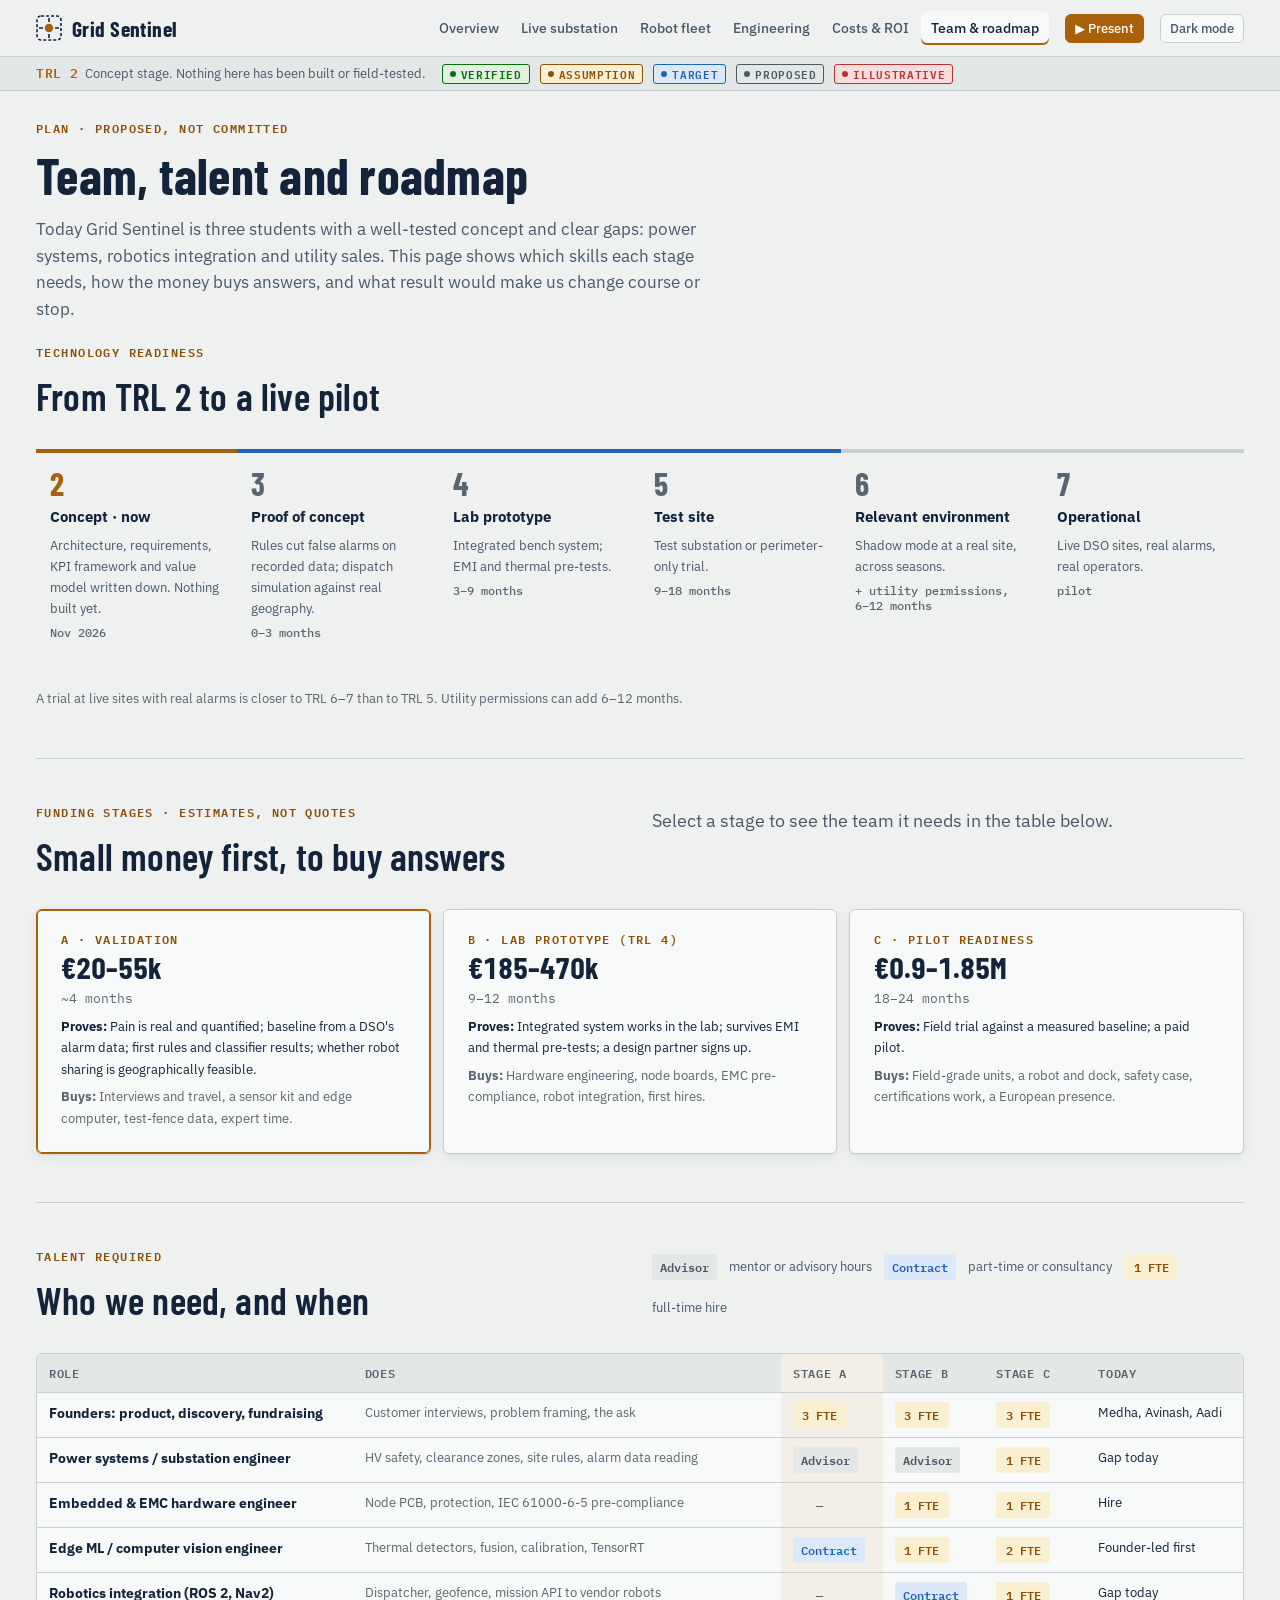
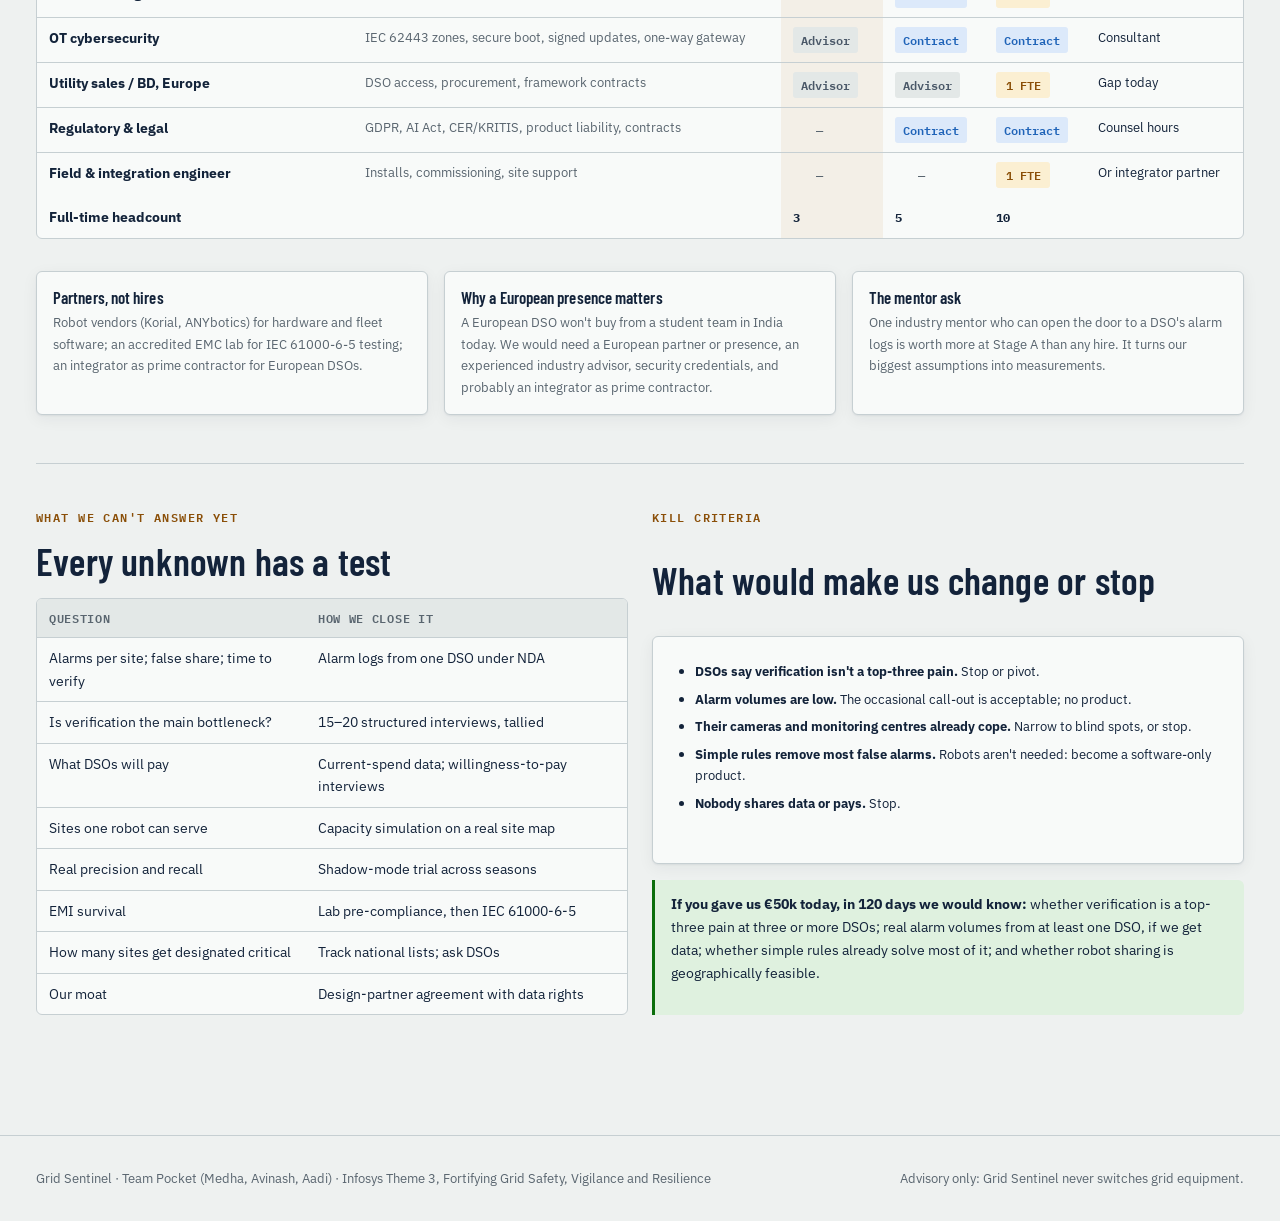
<file: site/team.html>
<!doctype html>
<html lang="en">
<head>
<meta charset="utf-8">
<meta name="viewport" content="width=device-width, initial-scale=1, viewport-fit=cover">
<title>Grid Sentinel · Team and Roadmap</title>
<meta name="claude:viewport-fit-sides" content="cover">
<link rel="preconnect" href="https://fonts.googleapis.com">
<link rel="preconnect" href="https://fonts.gstatic.com" crossorigin>
<link rel="stylesheet" href="https://fonts.googleapis.com/css2?family=Barlow+Condensed:wght@500;600;700&family=IBM+Plex+Mono:wght@400;500;600&family=IBM+Plex+Sans:wght@400;500;600&display=swap">
<link rel="stylesheet" href="assets/gs.css">
<style>
  .trl { display: grid; grid-template-columns: repeat(6, minmax(0, 1fr)); gap: 0; position: relative; }
  @media (max-width: 760px) { .trl { grid-template-columns: 1fr; } }
  .trl .s { padding: 14px 14px 16px; border-top: 4px solid var(--line); display: grid; gap: 6px; align-content: start; }
  .trl .s .n { font: 700 2rem/1 var(--f-display); color: var(--ink-3); }
  .trl .s.now { border-top-color: var(--accent); }
  .trl .s.now .n { color: var(--accent); }
  .trl .s.plan { border-top-color: var(--live); }
  .trl .s p { font-size: .82rem; color: var(--ink-2); }
  .trl .s .when { font: 500 .72rem var(--f-mono); color: var(--ink-3); }
  .stages { display: grid; grid-template-columns: repeat(3, minmax(0, 1fr)); gap: var(--s-3); }
  @media (max-width: 760px) { .stages { grid-template-columns: 1fr; } }
  .stage { cursor: pointer; text-align: left; font: inherit; color: inherit; display: grid; gap: 6px; align-content: start; }
  .stage[aria-pressed="true"] { border-color: var(--accent); box-shadow: inset 0 0 0 1px var(--accent), var(--shadow); }
  .stage .amt { font: 700 1.9rem/1 var(--f-display); font-variant-numeric: tabular-nums; }
  .cell { display: inline-flex; align-items: center; justify-content: center; min-width: 54px; padding: 3px 8px; border-radius: 3px; font: 600 .72rem var(--f-mono); }
  .c-0 { color: var(--ink-3); }
  .c-adv { background: var(--panel-2); color: var(--ink-2); }
  .c-con { background: var(--live-bg); color: var(--live); }
  .c-fte { background: var(--warn-bg); color: var(--accent-ink); }
  td.on, th.on { background: color-mix(in srgb, var(--accent) 7%, transparent); }
  .kill li { margin-bottom: 6px; }
</style>
</head>
<body>
<main class="wrap">
  <div class="page-h">
    <span class="eyebrow">Plan · proposed, not committed</span>
    <h1 style="font-size:clamp(2rem,4.6vw,3.2rem)">Team, talent and roadmap</h1>
    <p>Today Grid Sentinel is three students with a well-tested concept and clear gaps: power systems, robotics integration and utility sales. This page shows which skills each stage needs, how the money buys answers, and what result would make us change course or stop.</p>
  </div>

  <section style="padding-top:0">
    <div class="stack-lg">
      <div class="stack"><span class="eyebrow">Technology readiness</span><h2>From TRL 2 to a live pilot</h2></div>
      <div class="trl">
        <div class="s now"><span class="n">2</span><b>Concept · now</b><p>Architecture, requirements, KPI framework and value model written down. Nothing built yet.</p><span class="when">Nov 2026</span></div>
        <div class="s plan"><span class="n">3</span><b>Proof of concept</b><p>Rules cut false alarms on recorded data; dispatch simulation against real geography.</p><span class="when">0–3 months</span></div>
        <div class="s plan"><span class="n">4</span><b>Lab prototype</b><p>Integrated bench system; EMI and thermal pre-tests.</p><span class="when">3–9 months</span></div>
        <div class="s plan"><span class="n">5</span><b>Test site</b><p>Test substation or perimeter-only trial.</p><span class="when">9–18 months</span></div>
        <div class="s"><span class="n">6</span><b>Relevant environment</b><p>Shadow mode at a real site, across seasons.</p><span class="when">+ utility permissions, 6–12 months</span></div>
        <div class="s"><span class="n">7</span><b>Operational</b><p>Live DSO sites, real alarms, real operators.</p><span class="when">pilot</span></div>
      </div>
      <p class="small muted">A trial at live sites with real alarms is closer to TRL 6–7 than to TRL 5. Utility permissions can add 6–12 months.</p>
    </div>
  </section>

  <section>
    <div class="stack-lg">
      <div class="grid-2">
        <div class="stack"><span class="eyebrow">Funding stages · estimates, not quotes</span><h2>Small money first, to buy answers</h2></div>
        <p class="lede">Select a stage to see the team it needs in the table below.</p>
      </div>
      <div class="stages" id="stages"></div>
    </div>
  </section>

  <section>
    <div class="stack-lg">
      <div class="grid-2">
        <div class="stack"><span class="eyebrow">Talent required</span><h2>Who we need, and when</h2></div>
        <div class="legend-tags"><span class="cell c-adv">Advisor</span> mentor or advisory hours <span class="cell c-con">Contract</span> part-time or consultancy <span class="cell c-fte">1 FTE</span> full-time hire</div>
      </div>
      <div class="tbl-wrap"><table id="roles"></table></div>
      <div class="grid-3">
        <div class="panel tight"><h4>Partners, not hires</h4><p class="small muted" style="margin-top:6px">Robot vendors (Korial, ANYbotics) for hardware and fleet software; an accredited EMC lab for IEC 61000-6-5 testing; an integrator as prime contractor for European DSOs.</p></div>
        <div class="panel tight"><h4>Why a European presence matters</h4><p class="small muted" style="margin-top:6px">A European DSO won't buy from a student team in India today. We would need a European partner or presence, an experienced industry advisor, security credentials, and probably an integrator as prime contractor.</p></div>
        <div class="panel tight"><h4>The mentor ask</h4><p class="small muted" style="margin-top:6px">One industry mentor who can open the door to a DSO's alarm logs is worth more at Stage A than any hire. It turns our biggest assumptions into measurements.</p></div>
      </div>
    </div>
  </section>

  <section>
    <div class="grid-2">
      <div class="stack">
        <span class="eyebrow">What we can't answer yet</span>
        <h2>Every unknown has a test</h2>
        <div class="tbl-wrap"><table>
          <thead><tr><th>Question</th><th>How we close it</th></tr></thead>
          <tbody>
            <tr><td>Alarms per site; false share; time to verify</td><td>Alarm logs from one DSO under NDA</td></tr>
            <tr><td>Is verification the main bottleneck?</td><td>15–20 structured interviews, tallied</td></tr>
            <tr><td>What DSOs will pay</td><td>Current-spend data; willingness-to-pay interviews</td></tr>
            <tr><td>Sites one robot can serve</td><td>Capacity simulation on a real site map</td></tr>
            <tr><td>Real precision and recall</td><td>Shadow-mode trial across seasons</td></tr>
            <tr><td>EMI survival</td><td>Lab pre-compliance, then IEC 61000-6-5</td></tr>
            <tr><td>How many sites get designated critical</td><td>Track national lists; ask DSOs</td></tr>
            <tr><td>Our moat</td><td>Design-partner agreement with data rights</td></tr>
          </tbody></table></div>
      </div>
      <div class="stack">
        <span class="eyebrow">Kill criteria</span>
        <h2>What would make us change or stop</h2>
        <div class="panel kill">
          <ul class="small" style="padding-left:18px;margin:0">
            <li><b>DSOs say verification isn't a top-three pain.</b> Stop or pivot.</li>
            <li><b>Alarm volumes are low.</b> The occasional call-out is acceptable; no product.</li>
            <li><b>Their cameras and monitoring centres already cope.</b> Narrow to blind spots, or stop.</li>
            <li><b>Simple rules remove most false alarms.</b> Robots aren't needed: become a software-only product.</li>
            <li><b>Nobody shares data or pays.</b> Stop.</li>
          </ul>
        </div>
        <div class="callout good"><b>If you gave us €50k today, in 120 days we would know:</b> whether verification is a top-three pain at three or more DSOs; real alarm volumes from at least one DSO, if we get data; whether simple rules already solve most of it; and whether robot sharing is geographically feasible.</div>
      </div>
    </div>
  </section>
</main>

<script src="assets/gs.js"></script>
<script>
(function () {
  const $ = id => document.getElementById(id);
  const STAGES = [
    { k: "A", name: "A · Validation", amt: "€20–55k", time: "~4 months", proves: "Pain is real and quantified; baseline from a DSO's alarm data; first rules and classifier results; whether robot sharing is geographically feasible.", buys: "Interviews and travel, a sensor kit and edge computer, test-fence data, expert time." },
    { k: "B", name: "B · Lab prototype (TRL 4)", amt: "€185–470k", time: "9–12 months", proves: "Integrated system works in the lab; survives EMI and thermal pre-tests; a design partner signs up.", buys: "Hardware engineering, node boards, EMC pre-compliance, robot integration, first hires." },
    { k: "C", name: "C · Pilot readiness", amt: "€0.9–1.85M", time: "18–24 months", proves: "Field trial against a measured baseline; a paid pilot.", buys: "Field-grade units, a robot and dock, safety case, certifications work, a European presence." },
  ];
  // value: 0 none, "adv", "con", number = FTE
  const ROLES = [
    ["Founders: product, discovery, fundraising", "Customer interviews, problem framing, the ask", [3, 3, 3], "Medha, Avinash, Aadi"],
    ["Power systems / substation engineer", "HV safety, clearance zones, site rules, alarm data reading", ["adv", "adv", 1], "Gap today"],
    ["Embedded & EMC hardware engineer", "Node PCB, protection, IEC 61000-6-5 pre-compliance", [0, 1, 1], "Hire"],
    ["Edge ML / computer vision engineer", "Thermal detectors, fusion, calibration, TensorRT", ["con", 1, 2], "Founder-led first"],
    ["Robotics integration (ROS 2, Nav2)", "Dispatcher, geofence, mission API to vendor robots", [0, "con", 1], "Gap today"],
    ["OT cybersecurity", "IEC 62443 zones, secure boot, signed updates, one-way gateway", ["adv", "con", "con"], "Consultant"],
    ["Utility sales / BD, Europe", "DSO access, procurement, framework contracts", ["adv", "adv", 1], "Gap today"],
    ["Regulatory & legal", "GDPR, AI Act, CER/KRITIS, product liability, contracts", [0, "con", "con"], "Counsel hours"],
    ["Field & integration engineer", "Installs, commissioning, site support", [0, 0, 1], "Or integrator partner"],
  ];
  let cur = 0;
  const cell = x => x === 0 ? '<span class="cell c-0">—</span>' : x === "adv" ? '<span class="cell c-adv">Advisor</span>' : x === "con" ? '<span class="cell c-con">Contract</span>' : `<span class="cell c-fte">${x} FTE</span>`;
  function render() {
    $("stages").innerHTML = STAGES.map((s, i) => `<button type="button" class="panel stage" aria-pressed="${i === cur}" data-i="${i}"><span class="eyebrow">${s.name}</span><span class="amt">${s.amt}</span><span class="small mono muted">${s.time}</span><p class="small"><b>Proves:</b> ${s.proves}</p><p class="small muted"><b>Buys:</b> ${s.buys}</p></button>`).join("");
    const fte = STAGES.map((_, i) => ROLES.reduce((a, r) => a + (typeof r[2][i] === "number" ? r[2][i] : 0), 0));
    $("roles").innerHTML = `<thead><tr><th>Role</th><th>Does</th>${STAGES.map((s, i) => `<th class="${i === cur ? "on" : ""}">Stage ${s.k}</th>`).join("")}<th>Today</th></tr></thead><tbody>` +
      ROLES.map(r => `<tr><td><b>${r[0]}</b></td><td class="small muted">${r[1]}</td>${r[2].map((x, i) => `<td class="${i === cur ? "on" : ""}">${cell(x)}</td>`).join("")}<td class="small">${r[3]}</td></tr>`).join("") +
      `</tbody><tfoot><tr><td><b>Full-time headcount</b></td><td></td>${fte.map((f, i) => `<td class="${i === cur ? "on" : ""}"><b class="mono">${f}</b></td>`).join("")}<td></td></tr></tfoot>`;
    document.querySelectorAll(".stage").forEach(b => b.addEventListener("click", () => { cur = +b.dataset.i; render(); }));
  }
  render();
})();
</script>
</body>
</html>
</file>
<file: site/assets/gs.css>
/* Grid Sentinel — shared design system
   Layout concept: a control-room console drawn like a substation single-line diagram.
   Narrow reading column for story, wide "panel" grids for instruments. */
:root {
  --bg: #eef1f0;
  --panel: #f8faf9;
  --panel-2: #e3e8e7;
  --ink: #13233a;
  --ink-2: #4a5868;
  --ink-3: #59656f;
  --line: #c6cfd2;
  --accent: #a9600b;      /* safety amber: the one bold colour */
  --accent-ink: #8a4f08;
  --live: #1f63b8;        /* energised conductors, data links */
  --ok: #0b6e0b;
  --warn: #c98500;
  --crit: #b8302f;
  --on-accent: #ffffff;
  --ok-bg: #dff1df;
  --warn-bg: #fbefd2;
  --crit-bg: #f8dddd;
  --live-bg: #dce9fa;
  --hatch: rgba(208, 59, 59, .14);
  --shadow: 0 1px 2px rgba(19,35,58,.06), 0 4px 16px rgba(19,35,58,.06);

  --f-display: "Barlow Condensed", "Arial Narrow", "Roboto Condensed", sans-serif;
  --f-body: "IBM Plex Sans", "Segoe UI", system-ui, sans-serif;
  --f-mono: "IBM Plex Mono", ui-monospace, "Cascadia Mono", Consolas, monospace;

  --s-1: 4px; --s-2: 8px; --s-3: 12px; --s-4: 16px; --s-5: 24px; --s-6: 32px; --s-7: 48px; --s-8: 72px;
  --r: 6px;
  --measure: 68ch;
}
@media (prefers-color-scheme: dark) {
  :root:not([data-theme="light"]) {
    --bg: #0c131b; --panel: #121c27; --panel-2: #1a2633; --ink: #e3e9ef; --ink-2: #a3b0bd; --ink-3: #7d8a98;
    --line: #263546; --accent: #e8962f; --accent-ink: #f2b064; --live: #4b93ea;
    --ok: #3fbf3f; --warn: #fab219; --crit: #ec6262;
    --ok-bg: #133019; --warn-bg: #33270c; --crit-bg: #361717; --live-bg: #12273f;
    --hatch: rgba(236, 98, 98, .16); --shadow: 0 1px 2px rgba(0,0,0,.3), 0 4px 16px rgba(0,0,0,.25); --on-accent: #0c131b;
    color-scheme: dark;
  }
}
:root[data-theme="dark"] {
  --bg: #0c131b; --panel: #121c27; --panel-2: #1a2633; --ink: #e3e9ef; --ink-2: #a3b0bd; --ink-3: #7d8a98;
  --line: #263546; --accent: #e8962f; --accent-ink: #f2b064; --live: #4b93ea;
  --ok: #3fbf3f; --warn: #fab219; --crit: #ec6262;
  --ok-bg: #133019; --warn-bg: #33270c; --crit-bg: #361717; --live-bg: #12273f;
  --hatch: rgba(236, 98, 98, .16); --shadow: 0 1px 2px rgba(0,0,0,.3), 0 4px 16px rgba(0,0,0,.25); --on-accent: #0c131b;
  color-scheme: dark;
}

* { box-sizing: border-box; }
html { -webkit-text-size-adjust: 100%; }
body {
  margin: 0; background: var(--bg); color: var(--ink);
  font: 15px/1.6 var(--f-body);
}
a { color: var(--live); }
a:focus-visible, button:focus-visible, input:focus-visible, select:focus-visible, [tabindex]:focus-visible {
  outline: 2px solid var(--accent); outline-offset: 2px;
}
img, svg { max-width: 100%; }
h1, h2, h3, h4 { font-family: var(--f-display); font-weight: 600; line-height: 1.1; text-wrap: balance; margin: 0; letter-spacing: .005em; }
h1 { font-size: clamp(2.4rem, 6vw, 4.2rem); font-weight: 700; }
h2 { font-size: clamp(1.7rem, 3.4vw, 2.4rem); }
h3 { font-size: 1.3rem; }
h4 { font-size: 1.05rem; }
p { margin: 0; }
.mono, code { font-family: var(--f-mono); font-size: .88em; }
.num { font-variant-numeric: tabular-nums; }

/* ---------- frame ---------- */
.wrap {
  max-width: 1240px; margin: 0 auto;
  padding-left: max(16px, env(safe-area-inset-left, 0px));
  padding-right: max(16px, env(safe-area-inset-right, 0px));
}
.topbar {
  position: sticky; top: env(safe-area-inset-top, 0px); z-index: 20;
  background: color-mix(in srgb, var(--bg) 88%, transparent);
  backdrop-filter: blur(8px); -webkit-backdrop-filter: blur(8px);
  border-bottom: 1px solid var(--line);
}
.topbar .wrap { display: flex; align-items: center; gap: var(--s-4); min-height: 56px; flex-wrap: wrap; padding-block: 6px; }
.brand { display: flex; align-items: center; gap: 10px; text-decoration: none; color: var(--ink); font-family: var(--f-display); font-size: 1.35rem; font-weight: 700; letter-spacing: .02em; }
.brand svg { flex: none; }
.nav { display: flex; gap: 2px; flex-wrap: wrap; margin-left: auto; }
.nav a {
  text-decoration: none; color: var(--ink-2); font-size: .86rem; font-weight: 500;
  padding: 6px 10px; border-radius: var(--r);
}
.nav a:hover { color: var(--ink); background: var(--panel-2); }
.nav a[aria-current="page"] { color: var(--ink); background: var(--panel); box-shadow: inset 0 -2px 0 var(--accent); }
.theme-btn {
  border: 1px solid var(--line); background: var(--panel); color: var(--ink-2);
  border-radius: var(--r); padding: 5px 9px; font: 500 .8rem var(--f-body); cursor: pointer;
}
.stagebar { background: var(--panel-2); color: var(--ink-2); font-size: .8rem; border-bottom: 1px solid var(--line); }
.stagebar .wrap { display: flex; gap: var(--s-4); flex-wrap: wrap; padding-block: 6px; align-items: center; }
.stagebar b { font-family: var(--f-mono); font-weight: 600; letter-spacing: .04em; color: var(--accent); }

main { padding-block: var(--s-6) var(--s-8); }
section { padding-block: var(--s-7); }
section + section { border-top: 1px solid var(--line); }
.eyebrow { font: 600 .74rem/1 var(--f-mono); letter-spacing: .12em; text-transform: uppercase; color: var(--accent-ink); }
.lede { font-size: 1.12rem; color: var(--ink-2); max-width: var(--measure); }
.prose { max-width: var(--measure); display: grid; gap: var(--s-3); }
.prose p { color: var(--ink-2); }
.stack { display: grid; gap: var(--s-4); }
.stack-lg { display: grid; gap: var(--s-6); }
.row { display: flex; flex-wrap: wrap; gap: var(--s-3); align-items: center; }
.grid-2 { display: grid; grid-template-columns: repeat(auto-fit, minmax(min(100%, 420px), 1fr)); gap: var(--s-5); }
.grid-3 { display: grid; grid-template-columns: repeat(auto-fit, minmax(min(100%, 280px), 1fr)); gap: var(--s-4); }
.grid-4 { display: grid; grid-template-columns: repeat(auto-fit, minmax(min(100%, 210px), 1fr)); gap: var(--s-4); }
.grid-2 > *, .grid-3 > *, .grid-4 > * { min-width: 0; }

.panel { background: var(--panel); border: 1px solid var(--line); border-radius: var(--r); padding: var(--s-5); box-shadow: var(--shadow); min-width: 0; }
.panel.tight { padding: var(--s-4); }
.panel-h { display: flex; justify-content: space-between; align-items: baseline; gap: var(--s-3); flex-wrap: wrap; margin-bottom: var(--s-3); }
.panel-h h3, .panel-h h4 { margin: 0; }
.muted { color: var(--ink-3); }
.small { font-size: .84rem; }
.xs { font-size: .76rem; }
hr { border: 0; border-top: 1px solid var(--line); margin: var(--s-4) 0; }

/* ---------- evidence labels: the honesty system ---------- */
.tag {
  display: inline-flex; align-items: center; gap: 5px; white-space: nowrap;
  font: 600 .68rem/1 var(--f-mono); letter-spacing: .06em; text-transform: uppercase;
  padding: 4px 7px 3px; border-radius: 3px; border: 1px solid currentColor; vertical-align: 2px;
}
.tag::before { content: ""; width: 6px; height: 6px; border-radius: 50%; background: currentColor; }
.tag.v { color: var(--ok); background: var(--ok-bg); }
.tag.a { color: var(--accent-ink); background: var(--warn-bg); }
.tag.t { color: var(--live); background: var(--live-bg); }
.tag.p { color: var(--ink-2); background: var(--panel-2); }
.tag.i { color: var(--crit); background: var(--crit-bg); }

.legend-tags { display: flex; flex-wrap: wrap; gap: var(--s-3); align-items: center; font-size: .82rem; color: var(--ink-2); }

/* ---------- controls ---------- */
.btn {
  appearance: none; border: 1px solid var(--line); background: var(--panel); color: var(--ink);
  font: 500 .86rem var(--f-body); padding: 8px 12px; border-radius: var(--r); cursor: pointer;
  display: inline-flex; align-items: center; gap: 6px; text-decoration: none;
}
.btn:hover { border-color: var(--ink-3); }
.btn.primary { background: var(--accent); border-color: var(--accent); color: var(--on-accent); }
.btn.primary:hover { filter: brightness(1.06); }
.btn.ok { background: var(--ok); border-color: var(--ok); color: var(--on-accent); }
.btn.danger { background: var(--crit); border-color: var(--crit); color: var(--on-accent); }
.btn[disabled] { opacity: .45; cursor: not-allowed; }
.btn.sel { border-color: var(--accent); box-shadow: inset 0 0 0 1px var(--accent); }
.seg { display: inline-flex; border: 1px solid var(--line); border-radius: var(--r); overflow: hidden; background: var(--panel); }
.seg button { appearance: none; border: 0; background: transparent; color: var(--ink-2); font: 500 .82rem var(--f-body); padding: 7px 12px; cursor: pointer; }
.seg button + button { border-left: 1px solid var(--line); }
.seg button[aria-pressed="true"] { background: var(--ink); color: var(--bg); }

.field { display: grid; gap: 4px; }
.field label { display: flex; justify-content: space-between; gap: var(--s-2); font-size: .82rem; color: var(--ink-2); }
.field output { font: 600 .82rem var(--f-mono); color: var(--ink); font-variant-numeric: tabular-nums; }
input[type="range"] { width: 100%; accent-color: var(--accent); }
.check { display: flex; gap: 8px; align-items: center; min-height: 32px; font-size: .85rem; color: var(--ink-2); cursor: pointer; }
.check input { accent-color: var(--accent); width: 16px; height: 16px; }

/* ---------- stats ---------- */
.stat { display: grid; gap: 2px; }
.stat .k { font: 500 .72rem var(--f-mono); letter-spacing: .08em; text-transform: uppercase; color: var(--ink-3); }
.stat .v { font: 600 2rem/1.1 var(--f-display); font-variant-numeric: tabular-nums; }
.stat .d { font-size: .8rem; color: var(--ink-2); }
.v.good { color: var(--ok); } .v.bad { color: var(--crit); } .v.mid { color: var(--warn); }

/* ---------- tables ---------- */
.tbl-wrap { overflow-x: auto; border: 1px solid var(--line); border-radius: var(--r); background: var(--panel); }
table { border-collapse: collapse; width: 100%; font-size: .88rem; }
th, td { text-align: left; padding: 9px 12px; border-bottom: 1px solid var(--line); vertical-align: top; }
th { font: 600 .72rem var(--f-mono); letter-spacing: .06em; text-transform: uppercase; color: var(--ink-3); background: var(--panel-2); }
tr:last-child td { border-bottom: 0; }
td.r, th.r { text-align: right; font-variant-numeric: tabular-nums; }

/* ---------- figures ---------- */
figure { margin: 0; display: grid; gap: var(--s-2); }
figcaption { font-size: .82rem; color: var(--ink-3); max-width: var(--measure); }
.svg-wrap { overflow-x: auto; }
.svg-wrap svg { display: block; width: 100%; height: auto; min-width: 560px; }
.svg-wrap.free svg { min-width: 0; }
svg text { font-family: var(--f-body); fill: currentColor; }
svg .mono { font-family: var(--f-mono); }

/* callouts */
.callout { border-left: 3px solid var(--accent); background: var(--warn-bg); padding: var(--s-3) var(--s-4); border-radius: 0 var(--r) var(--r) 0; font-size: .9rem; }
.callout.info { border-color: var(--live); background: var(--live-bg); }
.callout.bad { border-color: var(--crit); background: var(--crit-bg); }
.callout.good { border-color: var(--ok); background: var(--ok-bg); }
.callout b { color: var(--ink); }

/* tooltip */
.tip {
  position: fixed; z-index: 50; pointer-events: none; background: var(--ink); color: var(--bg);
  font: 500 .78rem/1.4 var(--f-body); padding: 6px 9px; border-radius: 4px; max-width: 260px;
  opacity: 0; transition: opacity .12s;
}
.tip.on { opacity: 1; }

footer.site { border-top: 1px solid var(--line); padding-block: var(--s-6); color: var(--ink-3); font-size: .82rem; }
footer.site .wrap { display: flex; flex-wrap: wrap; gap: var(--s-4); justify-content: space-between; }

/* page header */
.page-h { display: grid; gap: var(--s-3); padding-bottom: var(--s-5); }
.page-h p { max-width: var(--measure); color: var(--ink-2); font-size: 1.05rem; }

@keyframes pulse { 0% { r: 5; opacity: .9 } 100% { r: 22; opacity: 0 } }
@keyframes blink { 50% { opacity: .25 } }
@media (prefers-reduced-motion: reduce) {
  *, *::before, *::after { animation-duration: .001ms !important; animation-iteration-count: 1 !important; transition-duration: .001ms !important; }
}
@media (max-width: 800px) { .topbar { position: static; } }
@media (max-width: 640px) {
  .nav { margin-left: 0; width: 100%; overflow-x: auto; flex-wrap: nowrap; scrollbar-width: none; }
  .nav::-webkit-scrollbar { display: none; }
  .nav a { white-space: nowrap; }
  section { padding-block: var(--s-6); }
}

.skip { position: absolute; left: -9999px; top: 8px; z-index: 100; background: var(--accent); color: var(--on-accent); padding: 8px 12px; border-radius: var(--r); font-weight: 600; text-decoration: none; }
.skip:focus { left: max(16px, env(safe-area-inset-left, 0px)); }
.sr { position: absolute; width: 1px; height: 1px; overflow: hidden; clip: rect(0 0 0 0); white-space: nowrap; }
</file>
